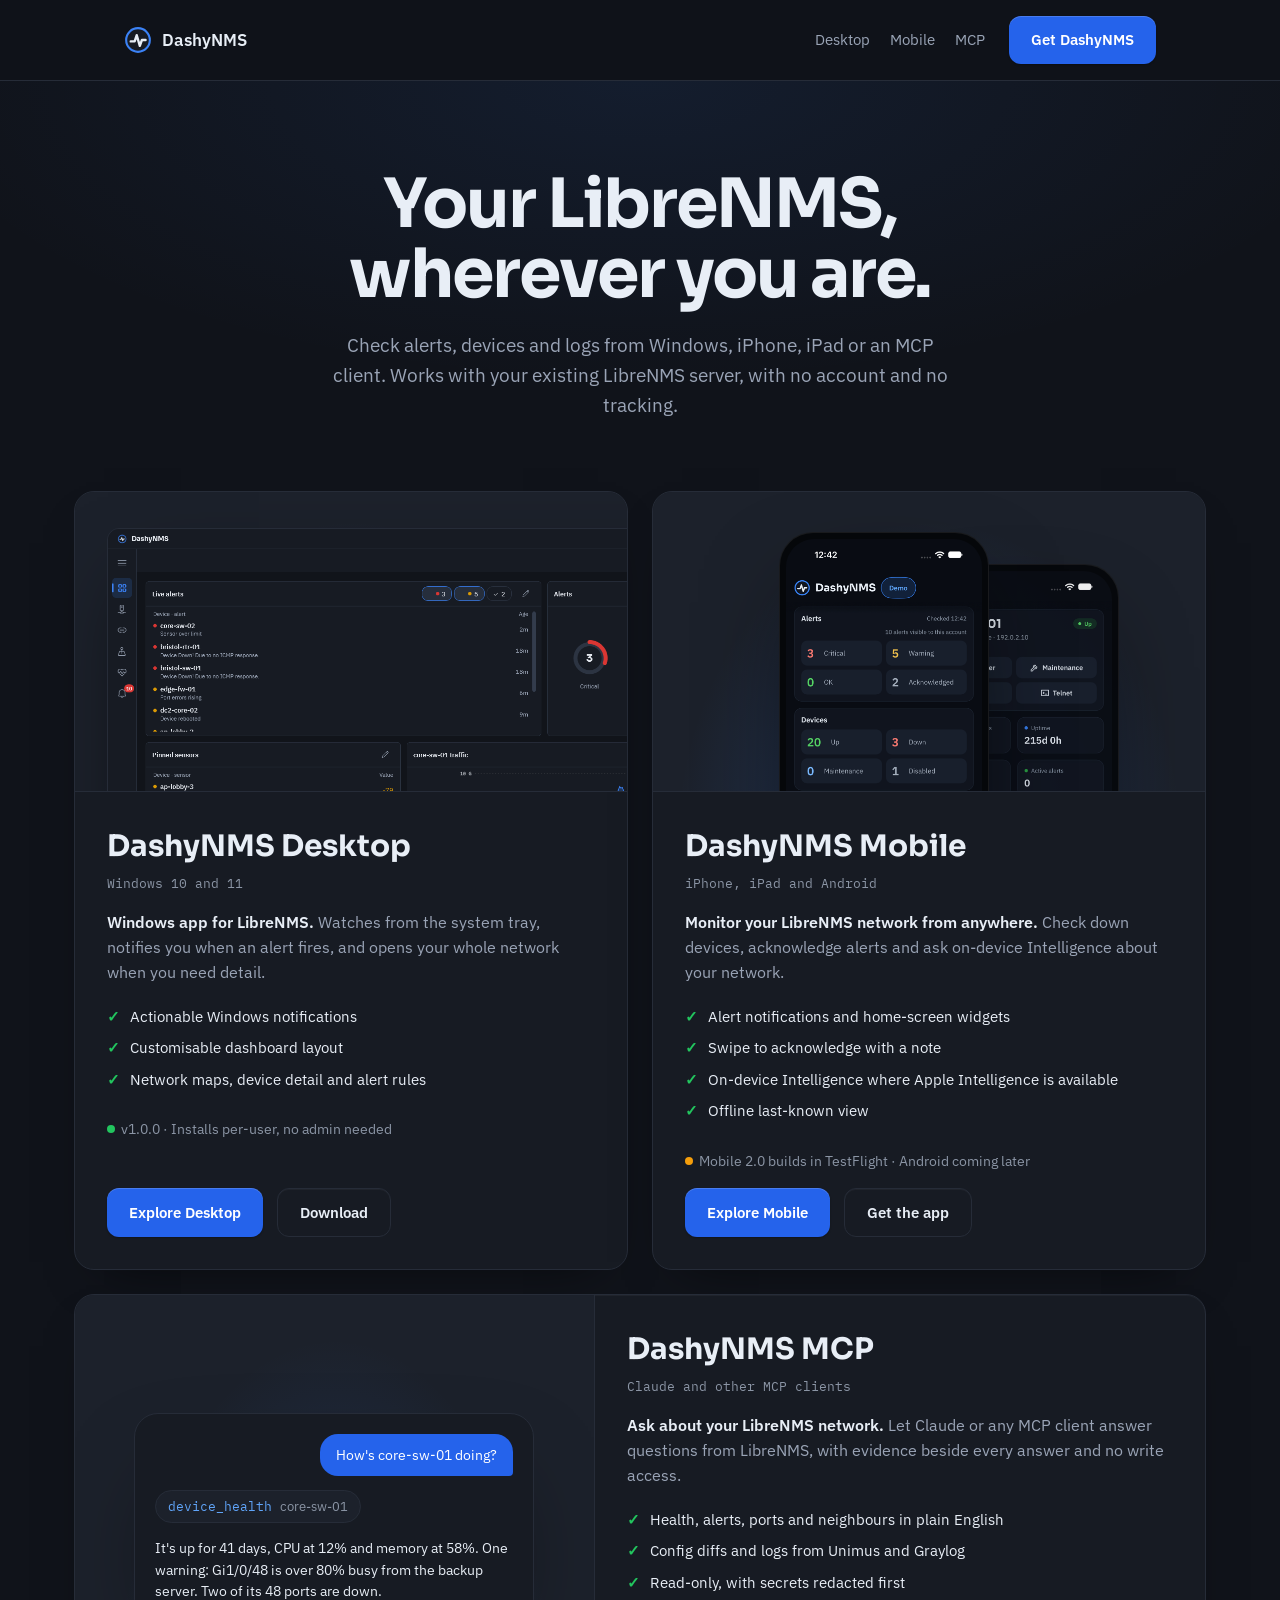
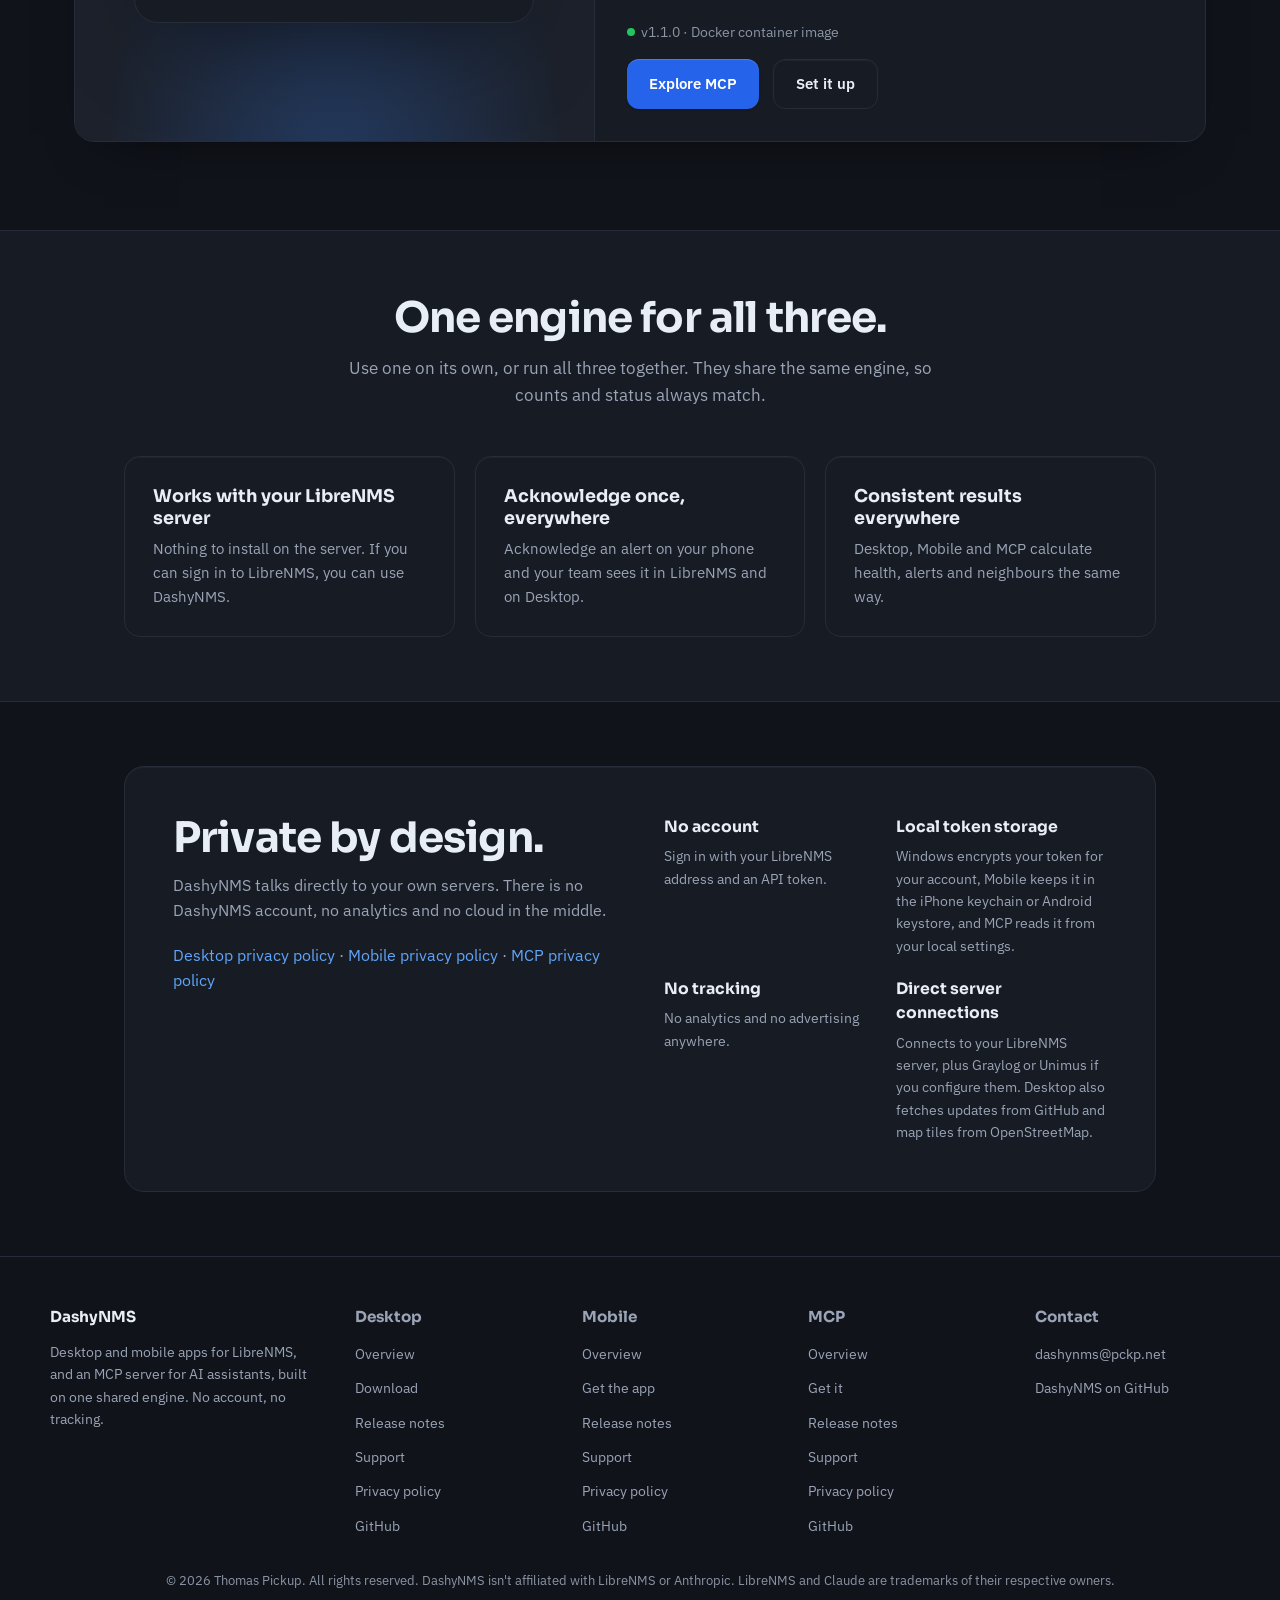
<file: index.html>
<!DOCTYPE html>
<html lang="en">
<head>
  <meta charset="UTF-8">
  <meta name="viewport" content="width=device-width, initial-scale=1.0">
  <title>DashyNMS: Your LibreNMS, wherever you are</title>
  <meta name="description" content="Check LibreNMS alerts, devices and logs from Windows, iPhone, iPad or an MCP client. Works with your existing server, with no account and no tracking.">
  <link rel="canonical" href="https://dashynms.pckp.net/">

  <meta property="og:title" content="DashyNMS: Your LibreNMS, wherever you are">
  <meta property="og:description" content="Check LibreNMS alerts, devices and logs from Windows, iPhone, iPad or an MCP client. Works with your existing server, with no account and no tracking.">
  <meta property="og:type" content="website">
  <meta property="og:url" content="https://dashynms.pckp.net/">
  <meta property="og:image" content="https://dashynms.pckp.net/assets/img/favicon.svg">

  <link rel="icon" type="image/svg+xml" href="/assets/img/favicon.svg">
  <link rel="stylesheet" href="/assets/css/style.css">
</head>
<body>
  <a class="skip-link" href="#top">Skip to content</a>
  <header>
    <div class="nav wrap">
      <a class="brand" href="/">
        <img src="/assets/img/favicon.svg" alt="">
        DashyNMS
      </a>
      <div class="nav-right">
        <nav class="nav-links" aria-label="Main">
          <a href="/desktop/">Desktop</a>
          <a href="/mobile/">Mobile</a>
          <a href="/mcp/">MCP</a>
        </nav>
        <a class="btn btn-primary" href="#apps">Get DashyNMS</a>
      </div>
    </div>
  </header>
  <main id="top" tabindex="-1">
    <section class="home-hero">
      <h1>Your LibreNMS, wherever you are.</h1>
      <p class="lead">Check alerts, devices and logs from Windows, iPhone, iPad or an MCP client. Works with your existing LibreNMS server, with no account and no tracking.</p>
    </section>

    <div id="apps" class="app-cards">
      <article class="app-card">
        <div class="app-card-visual">
          <img class="desk-shot" src="/assets/img/desktop/dashboard.png" width="1920" height="1080" loading="eager" alt="The DashyNMS Desktop dashboard: live alerts, alert counts and device status">
        </div>
        <div class="app-card-body">
          <h2>DashyNMS Desktop</h2>
          <p class="platform">Windows 10 and 11</p>
          <p class="desc"><strong>Windows app for LibreNMS.</strong> Watches from the system tray, notifies you when an alert fires, and opens your whole network when you need detail.</p>
          <ul>
            <li>Actionable Windows notifications</li>
            <li>Customisable dashboard layout</li>
            <li>Network maps, device detail and alert rules</li>
          </ul>
          <p class="status"><span class="dot"></span><span data-release-version="DashyNMS/desktop">v1.0.0</span> &middot; Installs per-user, no admin needed</p>
          <div class="cta-row">
            <a class="btn btn-primary" href="/desktop/">Explore Desktop</a>
            <a class="btn btn-secondary" href="https://github.com/DashyNMS/desktop/releases/latest">Download</a>
          </div>
        </div>
      </article>

      <article class="app-card">
        <div class="app-card-visual">
          <div class="phone-frame phone-back"><img src="/assets/img/mobile/device-view.png?v=2" width="390" height="848" alt="DashyNMS Mobile Device View"></div>
          <div class="phone-frame phone-front"><img src="/assets/img/mobile/dashboard.png?v=2" width="390" height="848" alt="DashyNMS Mobile dashboard"></div>
        </div>
        <div class="app-card-body">
          <h2>DashyNMS Mobile</h2>
          <p class="platform">iPhone, iPad and Android</p>
          <p class="desc"><strong>Monitor your LibreNMS network from anywhere.</strong> Check down devices, acknowledge alerts and ask on-device Intelligence about your network.</p>
          <ul>
            <li>Alert notifications and home-screen widgets</li>
            <li>Swipe to acknowledge with a note</li>
            <li>On-device Intelligence where Apple Intelligence is available</li>
            <li>Offline last-known view</li>
          </ul>
          <p class="status"><span class="dot beta"></span>Mobile 2.0 builds in TestFlight &middot; Android coming later</p>
          <div class="cta-row">
            <a class="btn btn-primary" href="/mobile/">Explore Mobile</a>
            <a class="btn btn-secondary" href="/mobile/#get">Get the app</a>
          </div>
        </div>
      </article>

      <article class="app-card wide">
        <div class="app-card-visual">
          <div class="chat-mock compact" role="img" aria-label="An example conversation: someone asks how the core switch is doing, and the assistant answers from LibreNMS">
            <div class="chat-bubble you">How's core-sw-01 doing?</div>
            <div class="chat-tool"><span>device_health</span> core-sw-01</div>
            <div class="chat-answer">
              <p>It's up for 41 days, CPU at 12% and memory at 58%. One warning: Gi1/0/48 is over 80% busy from the backup server. Two of its 48 ports are down.</p>
            </div>
          </div>
        </div>
        <div class="app-card-body">
          <h2>DashyNMS MCP</h2>
          <p class="platform">Claude and other MCP clients</p>
          <p class="desc"><strong>Ask about your LibreNMS network.</strong> Let Claude or any MCP client answer questions from LibreNMS, with evidence beside every answer and no write access.</p>
          <ul>
            <li>Health, alerts, ports and neighbours in plain English</li>
            <li>Config diffs and logs from Unimus and Graylog</li>
            <li>Read-only, with secrets redacted first</li>
          </ul>
          <p class="status"><span class="dot"></span><span data-release-version="DashyNMS/mcp">v1.1.0</span> &middot; Docker container image</p>
          <div class="cta-row">
            <a class="btn btn-primary" href="/mcp/">Explore MCP</a>
            <a class="btn btn-secondary" href="/mcp/support/">Set it up</a>
          </div>
        </div>
      </article>
    </div>

    <section class="section-alt">
      <div class="wrap">
        <h2>One engine for all three.</h2>
        <p class="lede">Use one on its own, or run all three together. They share the same engine, so counts and status always match.</p>
        <div class="shared-strip">
          <div class="feature"><h3>Works with your LibreNMS server</h3><p>Nothing to install on the server. If you can sign in to LibreNMS, you can use DashyNMS.</p></div>
          <div class="feature"><h3>Acknowledge once, everywhere</h3><p>Acknowledge an alert on your phone and your team sees it in LibreNMS and on Desktop.</p></div>
          <div class="feature"><h3>Consistent results everywhere</h3><p>Desktop, Mobile and MCP calculate health, alerts and neighbours the same way.</p></div>
        </div>
      </div>
    </section>

    <section id="privacy">
      <div class="wrap">
        <div class="privacy-panel">
          <div class="privacy-intro">
            <h2>Private by design.</h2>
            <p>DashyNMS talks directly to your own servers. There is no DashyNMS account, no analytics and no cloud in the middle.</p>
            <p><a href="/desktop/privacy/">Desktop privacy policy</a> &middot; <a href="/mobile/privacy/">Mobile privacy policy</a> &middot; <a href="/mcp/privacy/">MCP privacy policy</a></p>
          </div>
          <div class="privacy-grid">
            <div><h3>No account</h3><p>Sign in with your LibreNMS address and an API token.</p></div>
            <div><h3>Local token storage</h3><p>Windows encrypts your token for your account, Mobile keeps it in the iPhone keychain or Android keystore, and MCP reads it from your local settings.</p></div>
            <div><h3>No tracking</h3><p>No analytics and no advertising anywhere.</p></div>
            <div><h3>Direct server connections</h3><p>Connects to your LibreNMS server, plus Graylog or Unimus if you configure them. Desktop also fetches updates from GitHub and map tiles from OpenStreetMap.</p></div>
          </div>
        </div>
      </div>
    </section>
  </main>
  <footer>
    <div class="cols">
      <div>
        <h4><a href="/">DashyNMS</a></h4>
        <p>Desktop and mobile apps for LibreNMS, and an MCP server for AI assistants, built on one shared engine. No account, no tracking.</p>
      </div>
      <div>
        <h4>Desktop</h4>
        <ul>
          <li><a href="/desktop/">Overview</a></li>
          <li><a href="https://github.com/DashyNMS/desktop/releases/latest">Download</a></li>
          <li><a href="/desktop/releases/">Release notes</a></li>
          <li><a href="/desktop/support/">Support</a></li>
          <li><a href="/desktop/privacy/">Privacy policy</a></li>
          <li><a href="https://github.com/DashyNMS/desktop">GitHub</a></li>
        </ul>
      </div>
      <div>
        <h4>Mobile</h4>
        <ul>
          <li><a href="/mobile/">Overview</a></li>
          <li><a href="/mobile/#get">Get the app</a></li>
          <li><a href="/mobile/releases/">Release notes</a></li>
          <li><a href="/mobile/support/">Support</a></li>
          <li><a href="/mobile/privacy/">Privacy policy</a></li>
          <li><a href="https://github.com/DashyNMS/mobile">GitHub</a></li>
        </ul>
      </div>
      <div>
        <h4>MCP</h4>
        <ul>
          <li><a href="/mcp/">Overview</a></li>
          <li><a href="/mcp/#get">Get it</a></li>
          <li><a href="/mcp/releases/">Release notes</a></li>
          <li><a href="/mcp/support/">Support</a></li>
          <li><a href="/mcp/privacy/">Privacy policy</a></li>
          <li><a href="https://github.com/DashyNMS/mcp">GitHub</a></li>
        </ul>
      </div>
      <div>
        <h4>Contact</h4>
        <ul>
          <li><a href="mailto:dashynms@pckp.net">dashynms@pckp.net</a></li>
          <li><a href="https://github.com/DashyNMS">DashyNMS on GitHub</a></li>
        </ul>
      </div>
    </div>
    <p class="footer-disclaimer">© 2026 Thomas Pickup. All rights reserved. DashyNMS isn't affiliated with LibreNMS or Anthropic. LibreNMS and Claude are trademarks of their respective owners.</p>
  </footer>

  <script src="/assets/js/releases.js" defer></script>

  <script>
    // The desktop page used to live here: send its old section links on to /desktop/.
    if (/^#(how|features|devices|alerts|notifications|more|requirements|mobile|get)$/.test(location.hash)) {
      location.replace("/desktop/" + location.hash);
    }
  </script>
</body>
</html>
</file>
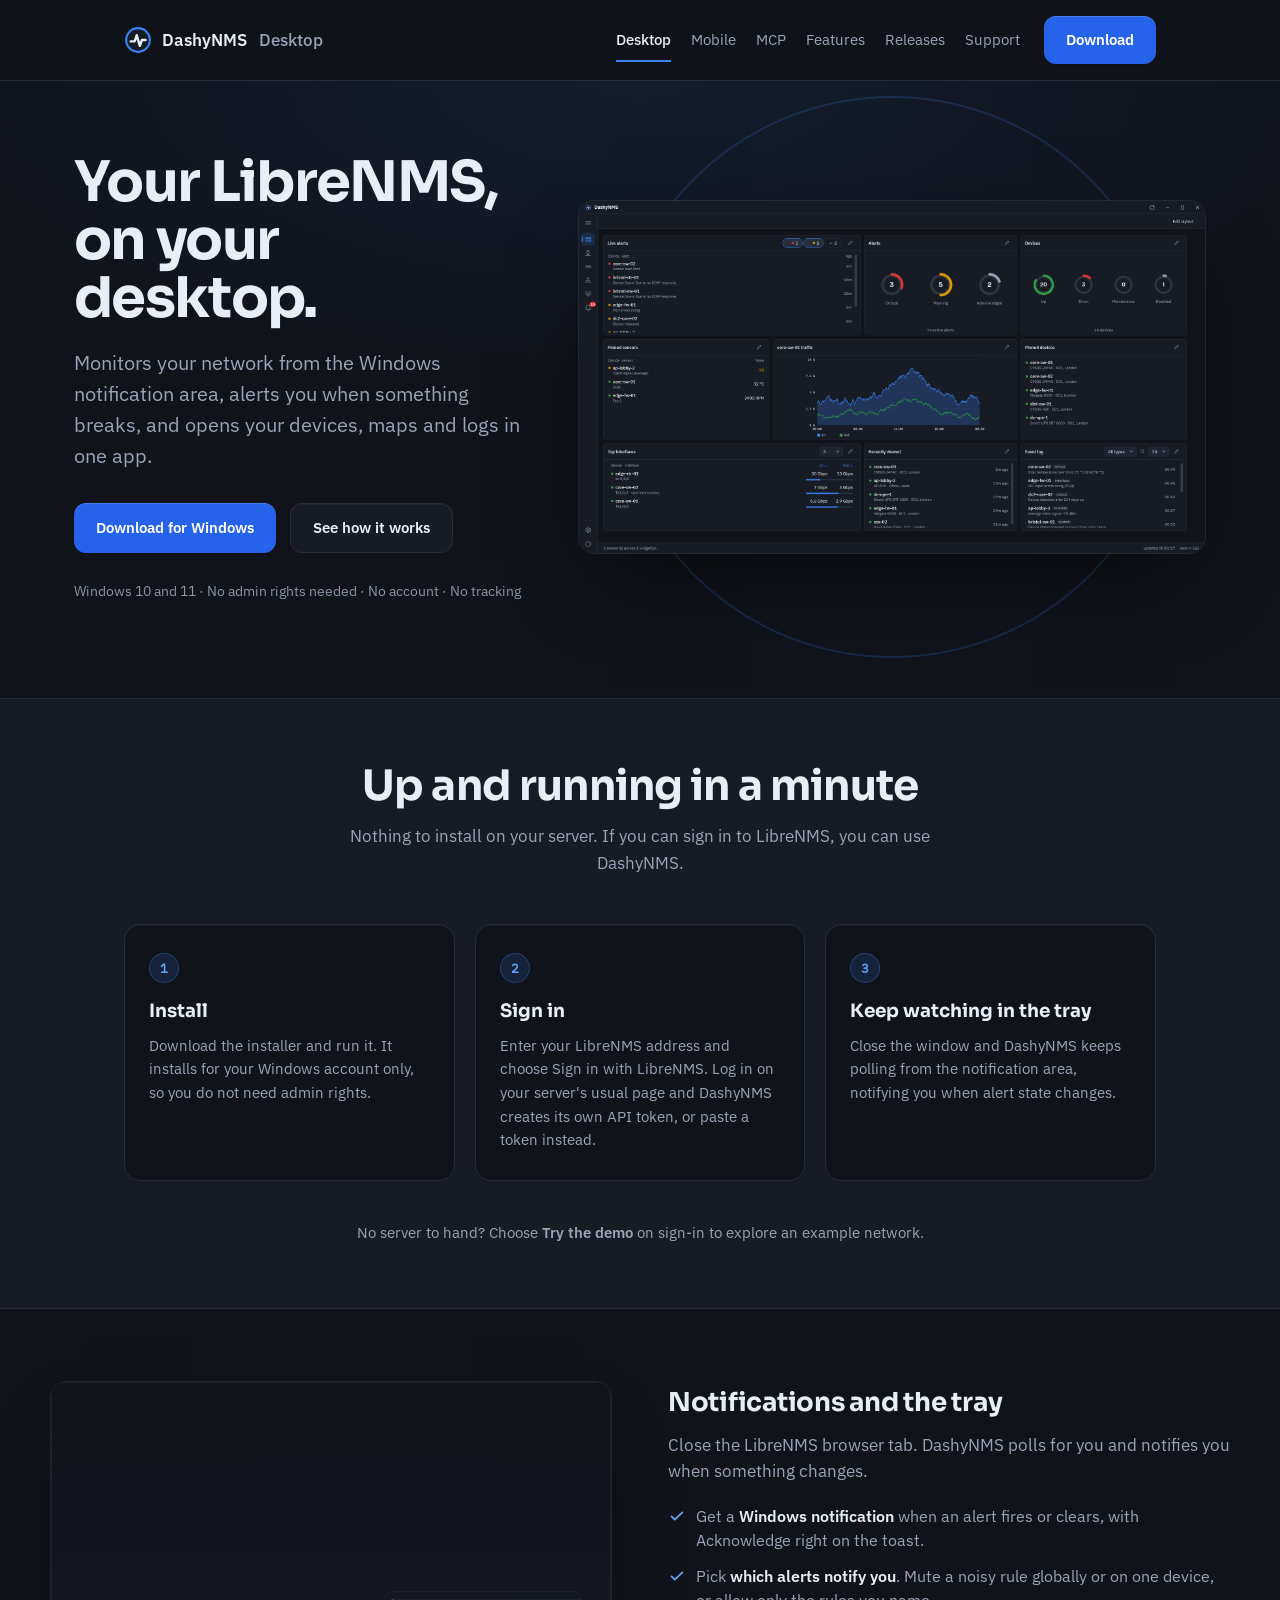
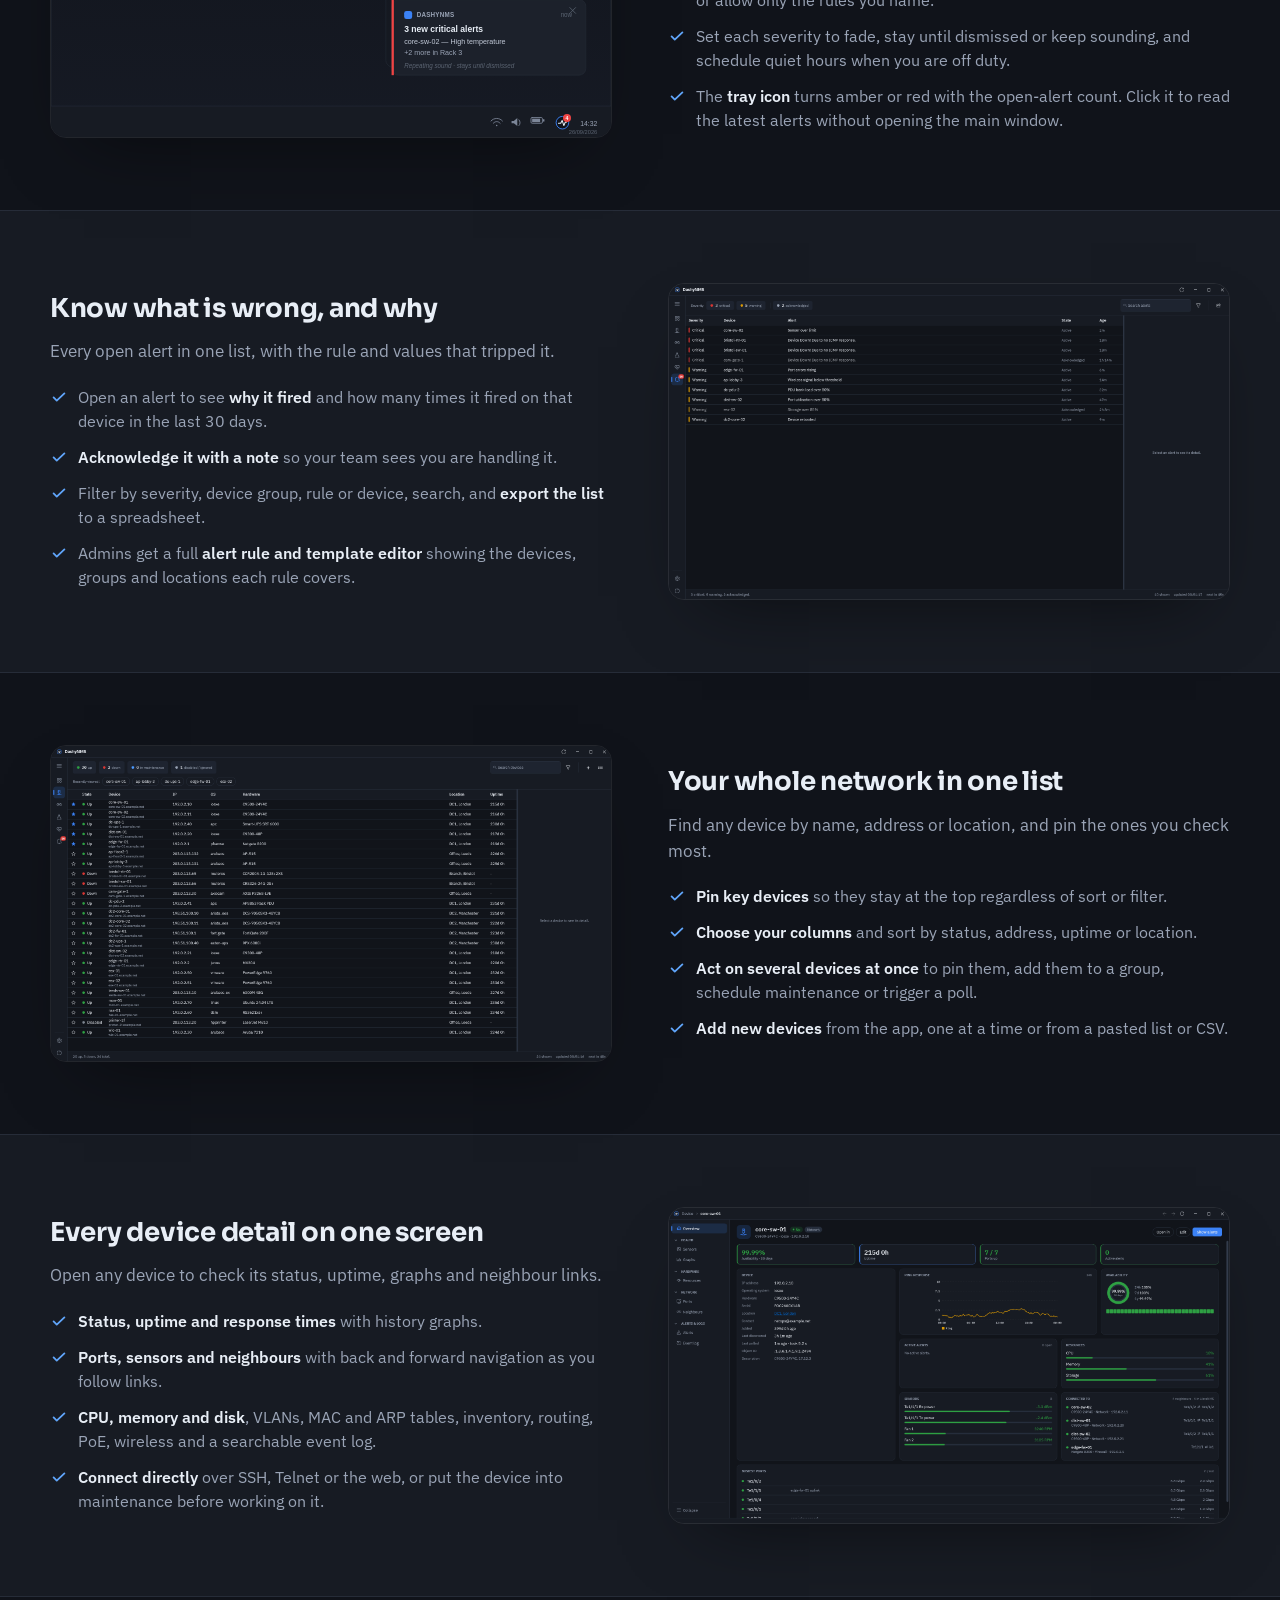
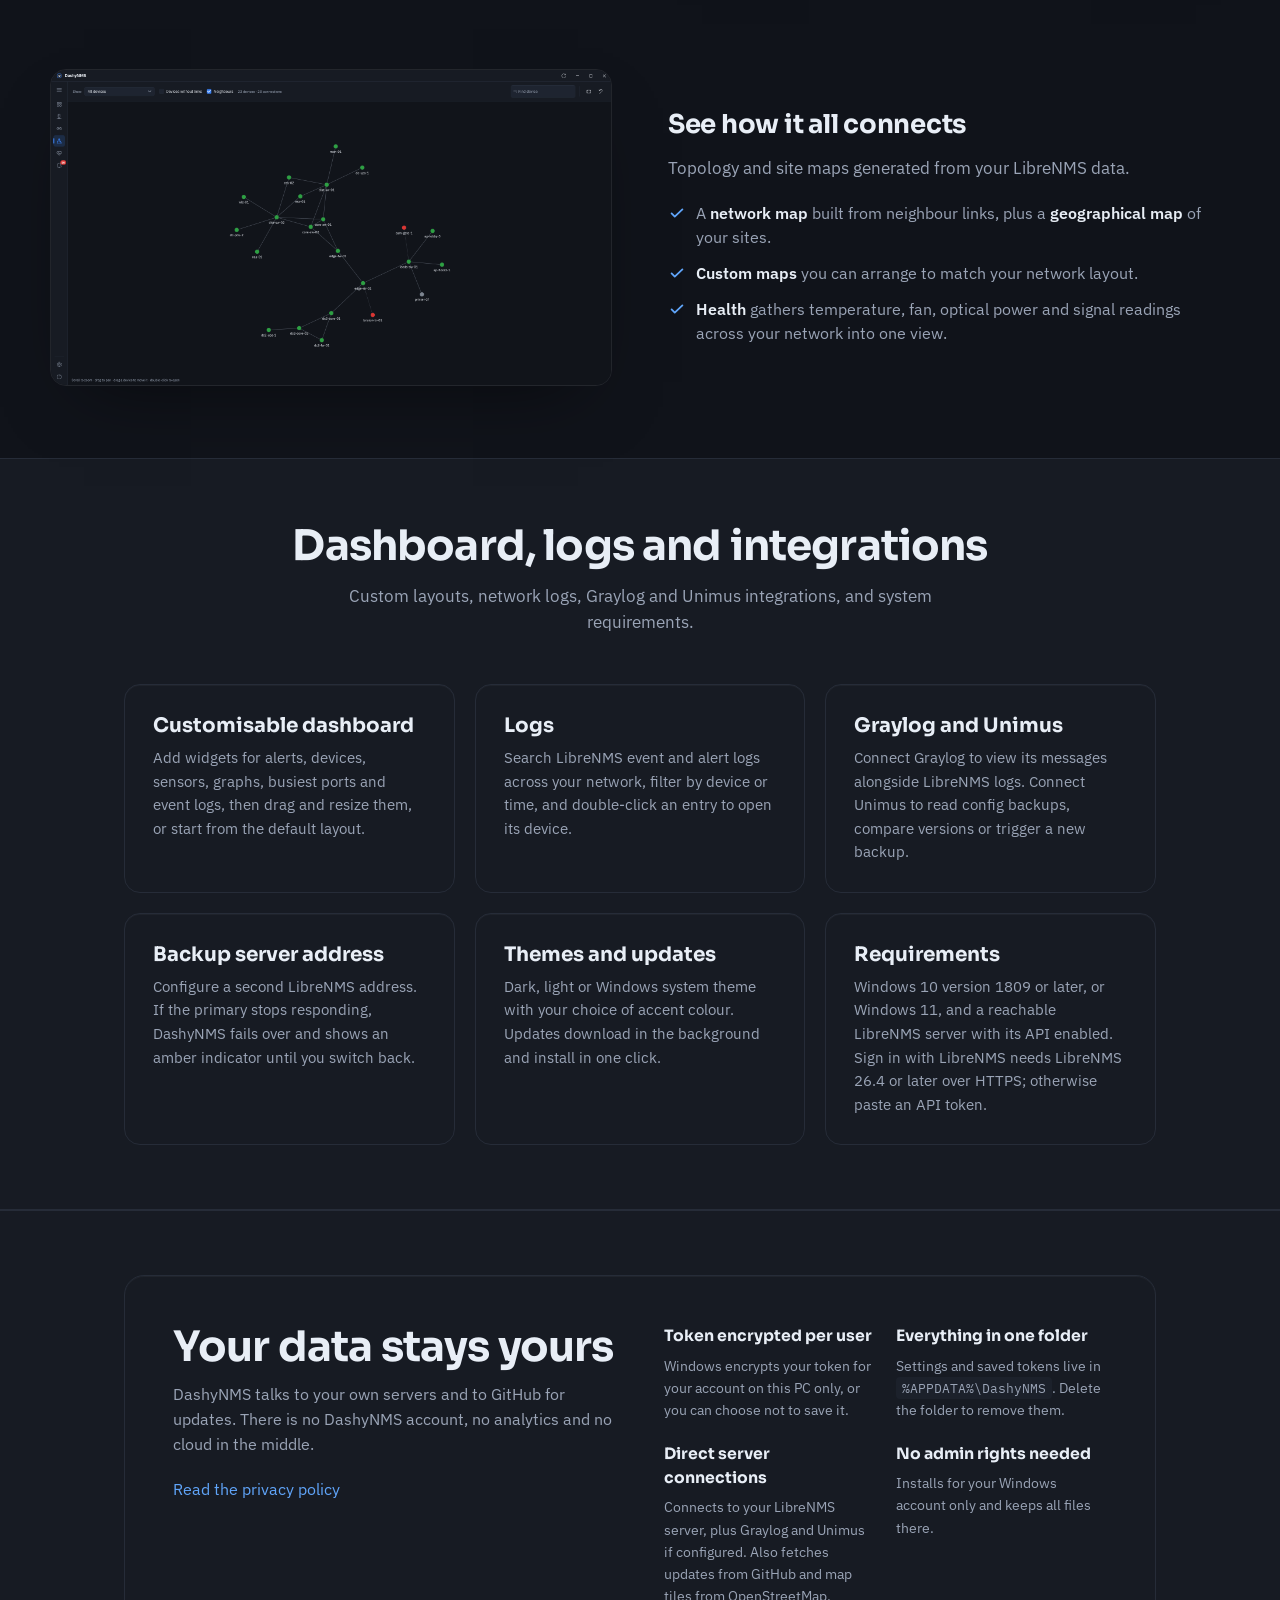
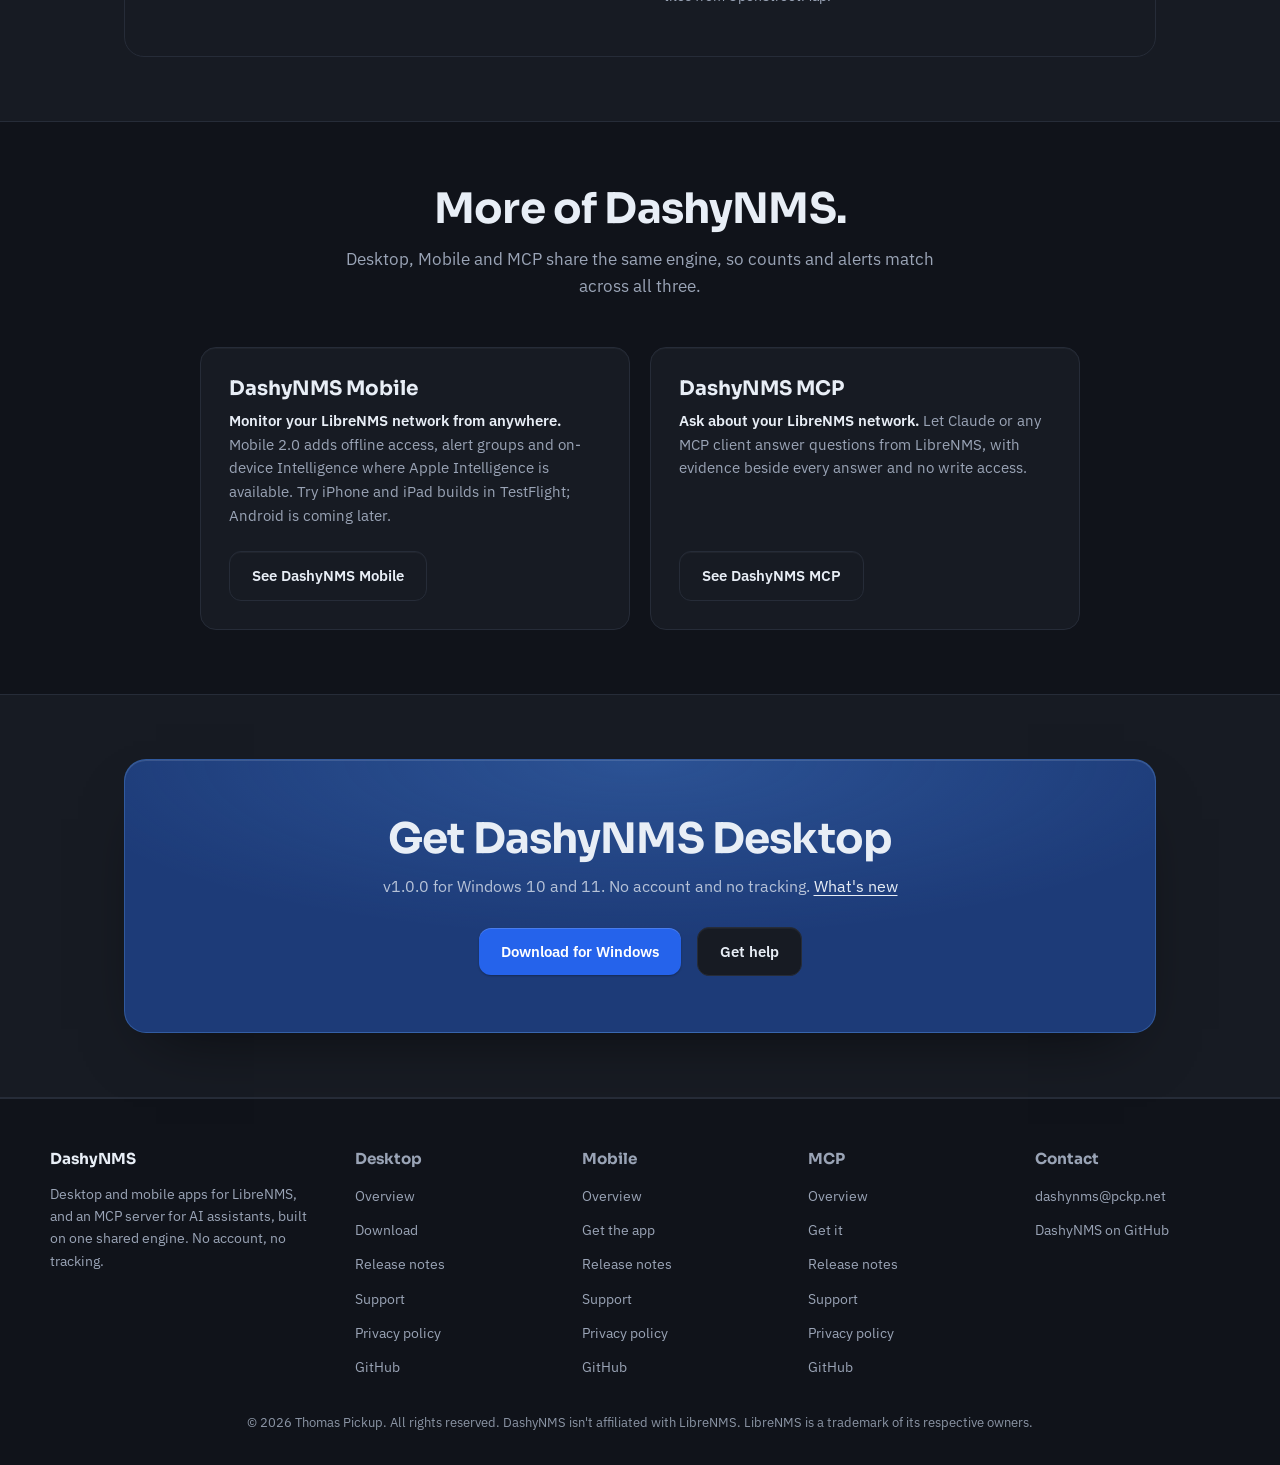
<file: desktop/index.html>
<!DOCTYPE html>
<html lang="en">
<head>
  <meta charset="UTF-8">
  <meta name="viewport" content="width=device-width, initial-scale=1.0">
  <title>DashyNMS Desktop: Your LibreNMS on Windows</title>
  <meta name="description" content="DashyNMS Desktop is a Windows app for LibreNMS. Watch alerts from the notification area and inspect devices, maps and logs in one app.">
  <link rel="canonical" href="https://dashynms.pckp.net/desktop/">

  <meta property="og:title" content="DashyNMS Desktop: Your LibreNMS on Windows">
  <meta property="og:description" content="DashyNMS Desktop is a Windows app for LibreNMS. Watch alerts from the notification area and inspect devices, maps and logs in one app.">
  <meta property="og:type" content="website">
  <meta property="og:url" content="https://dashynms.pckp.net/desktop/">
  <meta property="og:image" content="https://dashynms.pckp.net/assets/img/favicon.svg">

  <link rel="icon" type="image/svg+xml" href="/assets/img/favicon.svg">
  <link rel="stylesheet" href="/assets/css/style.css">
</head>
<body>
  <a class="skip-link" href="#top">Skip to content</a>
  <header>
    <div class="nav wrap">
      <a class="brand" href="/desktop/">
        <img src="/assets/img/favicon.svg" alt="">
        DashyNMS<span class="brand-suffix">Desktop</span>
      </a>
      <div class="nav-right">
        <nav class="nav-links" aria-label="Main">
          <a href="/desktop/" aria-current="page">Desktop</a>
          <a href="/mobile/">Mobile</a>
          <a href="/mcp/">MCP</a>
          <a class="nav-minor" href="#features">Features</a>
          <a href="/desktop/releases/">Releases</a>
          <a href="/desktop/support/">Support</a>
        </nav>
        <a class="btn btn-primary" href="#get">Download</a>
      </div>
    </div>
  </header>

  <main id="top" tabindex="-1">
    <section class="split-hero">
      <div class="split-hero-grid wide-visual">
        <div>
          <h1>Your LibreNMS, on your desktop.</h1>
          <p class="lead">Monitors your network from the Windows notification area, alerts you when something breaks, and opens your devices, maps and logs in one app.</p>
          <div class="cta-row">
            <a class="btn btn-primary" href="https://github.com/DashyNMS/desktop/releases/latest">Download for Windows</a>
            <a class="btn btn-secondary" href="#how">See how it works</a>
          </div>
          <p class="reassurance">Windows 10 and 11 &middot; No admin rights needed &middot; No account &middot; No tracking</p>
        </div>

        <div class="split-hero-visual">
          <svg class="hero-ring" viewBox="0 0 640 640" aria-hidden="true">
            <circle cx="320" cy="320" r="280" fill="none" stroke="#3b82f6" stroke-width="2"/>
          </svg>
          <div class="mockup-frame">
            <img src="/assets/img/desktop/dashboard.png" width="1920" height="1080" loading="eager"
                 alt="The DashyNMS dashboard: live alerts, alert and device counts, pinned sensors, a traffic graph, pinned and recently viewed devices, top interfaces and the event log">
          </div>
        </div>
      </div>
    </section>

    <section id="how" class="section-alt">
      <div class="wrap">
        <h2>Up and running in a minute</h2>
        <p class="lede">Nothing to install on your server. If you can sign in to LibreNMS, you can use DashyNMS.</p>
        <div class="steps">
          <div class="step">
            <h3>Install</h3>
            <p>Download the installer and run it. It installs for your Windows account only, so you do not need admin rights.</p>
          </div>
          <div class="step">
            <h3>Sign in</h3>
            <p>Enter your LibreNMS address and choose Sign in with LibreNMS. Log in on your server's usual page and DashyNMS creates its own API token, or paste a token instead.</p>
          </div>
          <div class="step">
            <h3>Keep watching in the tray</h3>
            <p>Close the window and DashyNMS keeps polling from the notification area, notifying you when alert state changes.</p>
          </div>
        </div>
        <p class="lede" style="margin:40px auto 0; font-size:0.95rem;">No server to hand? Choose <strong>Try the demo</strong> on sign-in to explore an example network.</p>
      </div>
    </section>

    <section id="features" class="zig-section">
      <div class="zig">
        <div class="zig-media">
          <div class="mockup-frame">
            <img src="/assets/img/desktop/notifications.svg" width="980" height="620" loading="lazy"
                 alt="A Windows notification for a critical DashyNMS alert, and the tray icon showing how many alerts are open">
          </div>
        </div>
        <div class="zig-copy">
          <h2>Notifications and the tray</h2>
          <p>Close the LibreNMS browser tab. DashyNMS polls for you and notifies you when something changes.</p>
          <ul>
            <li><svg viewBox="0 0 20 20" fill="none" aria-hidden="true"><path d="M4 10.5l3.5 3.5L16 6" stroke="currentColor" stroke-width="2" stroke-linecap="round" stroke-linejoin="round"/></svg><span>Get a <strong>Windows notification</strong> when an alert fires or clears, with Acknowledge right on the toast.</span></li>
            <li><svg viewBox="0 0 20 20" fill="none" aria-hidden="true"><path d="M4 10.5l3.5 3.5L16 6" stroke="currentColor" stroke-width="2" stroke-linecap="round" stroke-linejoin="round"/></svg><span>Pick <strong>which alerts notify you</strong>. Mute a noisy rule globally or on one device, or allow only the rules you name.</span></li>
            <li><svg viewBox="0 0 20 20" fill="none" aria-hidden="true"><path d="M4 10.5l3.5 3.5L16 6" stroke="currentColor" stroke-width="2" stroke-linecap="round" stroke-linejoin="round"/></svg><span>Set each severity to fade, stay until dismissed or keep sounding, and schedule quiet hours when you are off duty.</span></li>
            <li><svg viewBox="0 0 20 20" fill="none" aria-hidden="true"><path d="M4 10.5l3.5 3.5L16 6" stroke="currentColor" stroke-width="2" stroke-linecap="round" stroke-linejoin="round"/></svg><span>The <strong>tray icon</strong> turns amber or red with the open-alert count. Click it to read the latest alerts without opening the main window.</span></li>
          </ul>
        </div>
      </div>
    </section>

    <section id="alerts" class="zig-section section-alt">
      <div class="zig reverse">
        <div class="zig-media">
          <div class="mockup-frame">
            <img src="/assets/img/desktop/alerts.png" width="1920" height="1080" loading="lazy"
                 alt="Alerts: every open alert with its severity, device, rule, state and age">
          </div>
        </div>
        <div class="zig-copy">
          <h2>Know what is wrong, and why</h2>
          <p>Every open alert in one list, with the rule and values that tripped it.</p>
          <ul>
            <li><svg viewBox="0 0 20 20" fill="none" aria-hidden="true"><path d="M4 10.5l3.5 3.5L16 6" stroke="currentColor" stroke-width="2" stroke-linecap="round" stroke-linejoin="round"/></svg><span>Open an alert to see <strong>why it fired</strong> and how many times it fired on that device in the last 30 days.</span></li>
            <li><svg viewBox="0 0 20 20" fill="none" aria-hidden="true"><path d="M4 10.5l3.5 3.5L16 6" stroke="currentColor" stroke-width="2" stroke-linecap="round" stroke-linejoin="round"/></svg><span><strong>Acknowledge it with a note</strong> so your team sees you are handling it.</span></li>
            <li><svg viewBox="0 0 20 20" fill="none" aria-hidden="true"><path d="M4 10.5l3.5 3.5L16 6" stroke="currentColor" stroke-width="2" stroke-linecap="round" stroke-linejoin="round"/></svg><span>Filter by severity, device group, rule or device, search, and <strong>export the list</strong> to a spreadsheet.</span></li>
            <li><svg viewBox="0 0 20 20" fill="none" aria-hidden="true"><path d="M4 10.5l3.5 3.5L16 6" stroke="currentColor" stroke-width="2" stroke-linecap="round" stroke-linejoin="round"/></svg><span>Admins get a full <strong>alert rule and template editor</strong> showing the devices, groups and locations each rule covers.</span></li>
          </ul>
        </div>
      </div>
    </section>

    <section id="devices" class="zig-section">
      <div class="zig">
        <div class="zig-media">
          <div class="mockup-frame">
            <img src="/assets/img/desktop/devices.png" width="1920" height="1080" loading="lazy"
                 alt="Devices: the whole network in one list, with pinned devices at the top">
          </div>
        </div>
        <div class="zig-copy">
          <h2>Your whole network in one list</h2>
          <p>Find any device by name, address or location, and pin the ones you check most.</p>
          <ul>
            <li><svg viewBox="0 0 20 20" fill="none" aria-hidden="true"><path d="M4 10.5l3.5 3.5L16 6" stroke="currentColor" stroke-width="2" stroke-linecap="round" stroke-linejoin="round"/></svg><span><strong>Pin key devices</strong> so they stay at the top regardless of sort or filter.</span></li>
            <li><svg viewBox="0 0 20 20" fill="none" aria-hidden="true"><path d="M4 10.5l3.5 3.5L16 6" stroke="currentColor" stroke-width="2" stroke-linecap="round" stroke-linejoin="round"/></svg><span><strong>Choose your columns</strong> and sort by status, address, uptime or location.</span></li>
            <li><svg viewBox="0 0 20 20" fill="none" aria-hidden="true"><path d="M4 10.5l3.5 3.5L16 6" stroke="currentColor" stroke-width="2" stroke-linecap="round" stroke-linejoin="round"/></svg><span><strong>Act on several devices at once</strong> to pin them, add them to a group, schedule maintenance or trigger a poll.</span></li>
            <li><svg viewBox="0 0 20 20" fill="none" aria-hidden="true"><path d="M4 10.5l3.5 3.5L16 6" stroke="currentColor" stroke-width="2" stroke-linecap="round" stroke-linejoin="round"/></svg><span><strong>Add new devices</strong> from the app, one at a time or from a pasted list or CSV.</span></li>
          </ul>
        </div>
      </div>
    </section>

    <section id="device-view" class="zig-section section-alt">
      <div class="zig reverse">
        <div class="zig-media">
          <div class="mockup-frame">
            <img src="/assets/img/desktop/device-overview.png" width="1920" height="1080" loading="lazy"
                 alt="A device's overview: availability, uptime, ping graph, resources, sensors, neighbours and busiest ports">
          </div>
        </div>
        <div class="zig-copy">
          <h2>Every device detail on one screen</h2>
          <p>Open any device to check its status, uptime, graphs and neighbour links.</p>
          <ul>
            <li><svg viewBox="0 0 20 20" fill="none" aria-hidden="true"><path d="M4 10.5l3.5 3.5L16 6" stroke="currentColor" stroke-width="2" stroke-linecap="round" stroke-linejoin="round"/></svg><span><strong>Status, uptime and response times</strong> with history graphs.</span></li>
            <li><svg viewBox="0 0 20 20" fill="none" aria-hidden="true"><path d="M4 10.5l3.5 3.5L16 6" stroke="currentColor" stroke-width="2" stroke-linecap="round" stroke-linejoin="round"/></svg><span><strong>Ports, sensors and neighbours</strong> with back and forward navigation as you follow links.</span></li>
            <li><svg viewBox="0 0 20 20" fill="none" aria-hidden="true"><path d="M4 10.5l3.5 3.5L16 6" stroke="currentColor" stroke-width="2" stroke-linecap="round" stroke-linejoin="round"/></svg><span><strong>CPU, memory and disk</strong>, VLANs, MAC and ARP tables, inventory, routing, PoE, wireless and a searchable event log.</span></li>
            <li><svg viewBox="0 0 20 20" fill="none" aria-hidden="true"><path d="M4 10.5l3.5 3.5L16 6" stroke="currentColor" stroke-width="2" stroke-linecap="round" stroke-linejoin="round"/></svg><span><strong>Connect directly</strong> over SSH, Telnet or the web, or put the device into maintenance before working on it.</span></li>
          </ul>
        </div>
      </div>
    </section>

    <section id="maps" class="zig-section">
      <div class="zig">
        <div class="zig-media">
          <div class="mockup-frame">
            <img src="/assets/img/desktop/network-map.png" width="1920" height="1080" loading="lazy"
                 alt="The network map, drawn from each device's neighbours">
          </div>
        </div>
        <div class="zig-copy">
          <h2>See how it all connects</h2>
          <p>Topology and site maps generated from your LibreNMS data.</p>
          <ul>
            <li><svg viewBox="0 0 20 20" fill="none" aria-hidden="true"><path d="M4 10.5l3.5 3.5L16 6" stroke="currentColor" stroke-width="2" stroke-linecap="round" stroke-linejoin="round"/></svg><span>A <strong>network map</strong> built from neighbour links, plus a <strong>geographical map</strong> of your sites.</span></li>
            <li><svg viewBox="0 0 20 20" fill="none" aria-hidden="true"><path d="M4 10.5l3.5 3.5L16 6" stroke="currentColor" stroke-width="2" stroke-linecap="round" stroke-linejoin="round"/></svg><span><strong>Custom maps</strong> you can arrange to match your network layout.</span></li>
            <li><svg viewBox="0 0 20 20" fill="none" aria-hidden="true"><path d="M4 10.5l3.5 3.5L16 6" stroke="currentColor" stroke-width="2" stroke-linecap="round" stroke-linejoin="round"/></svg><span><strong>Health</strong> gathers temperature, fan, optical power and signal readings across your network into one view.</span></li>
          </ul>
        </div>
      </div>
    </section>

    <section id="more" class="section-alt">
      <div class="wrap">
        <h2>Dashboard, logs and integrations</h2>
        <p class="lede">Custom layouts, network logs, Graylog and Unimus integrations, and system requirements.</p>
        <div class="features">
          <div class="feature">
            <h3>Customisable dashboard</h3>
            <p>Add widgets for alerts, devices, sensors, graphs, busiest ports and event logs, then drag and resize them, or start from the default layout.</p>
          </div>
          <div class="feature">
            <h3>Logs</h3>
            <p>Search LibreNMS event and alert logs across your network, filter by device or time, and double-click an entry to open its device.</p>
          </div>
          <div class="feature">
            <h3>Graylog and Unimus</h3>
            <p>Connect Graylog to view its messages alongside LibreNMS logs. Connect Unimus to read config backups, compare versions or trigger a new backup.</p>
          </div>
          <div class="feature">
            <h3>Backup server address</h3>
            <p>Configure a second LibreNMS address. If the primary stops responding, DashyNMS fails over and shows an amber indicator until you switch back.</p>
          </div>
          <div class="feature">
            <h3>Themes and updates</h3>
            <p>Dark, light or Windows system theme with your choice of accent colour. Updates download in the background and install in one click.</p>
          </div>
          <div class="feature" id="requirements">
            <h3>Requirements</h3>
            <p>Windows 10 version 1809 or later, or Windows 11, and a reachable LibreNMS server with its API enabled. Sign in with LibreNMS needs LibreNMS 26.4 or later over HTTPS; otherwise paste an API token.</p>
          </div>
        </div>
      </div>
    </section>

    <section id="whats-new">
      <div class="wrap" style="max-width: var(--max-width-wide);">
        <div data-releases="DashyNMS/desktop" data-view="teaser" data-page="/desktop/releases/"></div>
      </div>
    </section>

    <section id="privacy" class="section-alt">
      <div class="wrap">
        <div class="privacy-panel">
          <div class="privacy-intro">
            <h2>Your data stays yours</h2>
            <p>DashyNMS talks to your own servers and to GitHub for updates. There is no DashyNMS account, no analytics and no cloud in the middle.</p>
            <p><a href="/desktop/privacy/">Read the privacy policy</a></p>
          </div>
          <div class="privacy-grid">
            <div>
              <h3>Token encrypted per user</h3>
              <p>Windows encrypts your token for your account on this PC only, or you can choose not to save it.</p>
            </div>
            <div>
              <h3>Everything in one folder</h3>
              <p>Settings and saved tokens live in <code>%APPDATA%\DashyNMS</code>. Delete the folder to remove them.</p>
            </div>
            <div>
              <h3>Direct server connections</h3>
              <p>Connects to your LibreNMS server, plus Graylog and Unimus if configured. Also fetches updates from GitHub and map tiles from OpenStreetMap.</p>
            </div>
            <div>
              <h3>No admin rights needed</h3>
              <p>Installs for your Windows account only and keeps all files there.</p>
            </div>
          </div>
        </div>
      </div>
    </section>

    <section id="more-dashynms">
      <div class="wrap">
        <h2>More of DashyNMS.</h2>
        <p class="lede">Desktop, Mobile and MCP share the same engine, so counts and alerts match across all three.</p>
        <div class="sibling-cards">
          <div class="feature" id="mobile">
            <h3>DashyNMS Mobile</h3>
            <p><strong>Monitor your LibreNMS network from anywhere.</strong> Mobile 2.0 adds offline access, alert groups and on-device Intelligence where Apple Intelligence is available. Try iPhone and iPad builds in TestFlight; Android is coming later.</p>
            <a class="btn btn-secondary" href="/mobile/">See DashyNMS Mobile</a>
          </div>
          <div class="feature" id="mcp">
            <h3>DashyNMS MCP</h3>
            <p><strong>Ask about your LibreNMS network.</strong> Let Claude or any MCP client answer questions from LibreNMS, with evidence beside every answer and no write access.</p>
            <a class="btn btn-secondary" href="/mcp/">See DashyNMS MCP</a>
          </div>
        </div>
      </div>
    </section>

    <section id="get" class="section-alt">
      <div class="wrap">
        <div class="cta-band">
          <h2>Get DashyNMS Desktop</h2>
          <p class="release-status"><span data-release-version="DashyNMS/desktop">v1.0.0</span> for Windows 10 and 11. No account and no tracking. <a href="/desktop/releases/">What's new</a></p>
          <div class="store-row">
            <a class="btn btn-primary" href="https://github.com/DashyNMS/desktop/releases/latest">Download for Windows</a>
            <a class="btn btn-secondary" href="/desktop/support/">Get help</a>
          </div>
        </div>
      </div>
    </section>
  </main>
  <footer>
    <div class="cols">
      <div>
        <h4><a href="/">DashyNMS</a></h4>
        <p>Desktop and mobile apps for LibreNMS, and an MCP server for AI assistants, built on one shared engine. No account, no tracking.</p>
      </div>
      <div>
        <h4>Desktop</h4>
        <ul>
          <li><a href="/desktop/">Overview</a></li>
          <li><a href="https://github.com/DashyNMS/desktop/releases/latest">Download</a></li>
          <li><a href="/desktop/releases/">Release notes</a></li>
          <li><a href="/desktop/support/">Support</a></li>
          <li><a href="/desktop/privacy/">Privacy policy</a></li>
          <li><a href="https://github.com/DashyNMS/desktop">GitHub</a></li>
        </ul>
      </div>
      <div>
        <h4>Mobile</h4>
        <ul>
          <li><a href="/mobile/">Overview</a></li>
          <li><a href="/mobile/#get">Get the app</a></li>
          <li><a href="/mobile/releases/">Release notes</a></li>
          <li><a href="/mobile/support/">Support</a></li>
          <li><a href="/mobile/privacy/">Privacy policy</a></li>
          <li><a href="https://github.com/DashyNMS/mobile">GitHub</a></li>
        </ul>
      </div>
      <div>
        <h4>MCP</h4>
        <ul>
          <li><a href="/mcp/">Overview</a></li>
          <li><a href="/mcp/#get">Get it</a></li>
          <li><a href="/mcp/releases/">Release notes</a></li>
          <li><a href="/mcp/support/">Support</a></li>
          <li><a href="/mcp/privacy/">Privacy policy</a></li>
          <li><a href="https://github.com/DashyNMS/mcp">GitHub</a></li>
        </ul>
      </div>
      <div>
        <h4>Contact</h4>
        <ul>
          <li><a href="mailto:dashynms@pckp.net">dashynms@pckp.net</a></li>
          <li><a href="https://github.com/DashyNMS">DashyNMS on GitHub</a></li>
        </ul>
      </div>
    </div>
    <p class="footer-disclaimer">© 2026 Thomas Pickup. All rights reserved. DashyNMS isn't affiliated with LibreNMS. LibreNMS is a trademark of its respective owners.</p>
  </footer>

  <script src="/assets/js/releases.js" defer></script>
</body>
</html>
</file>
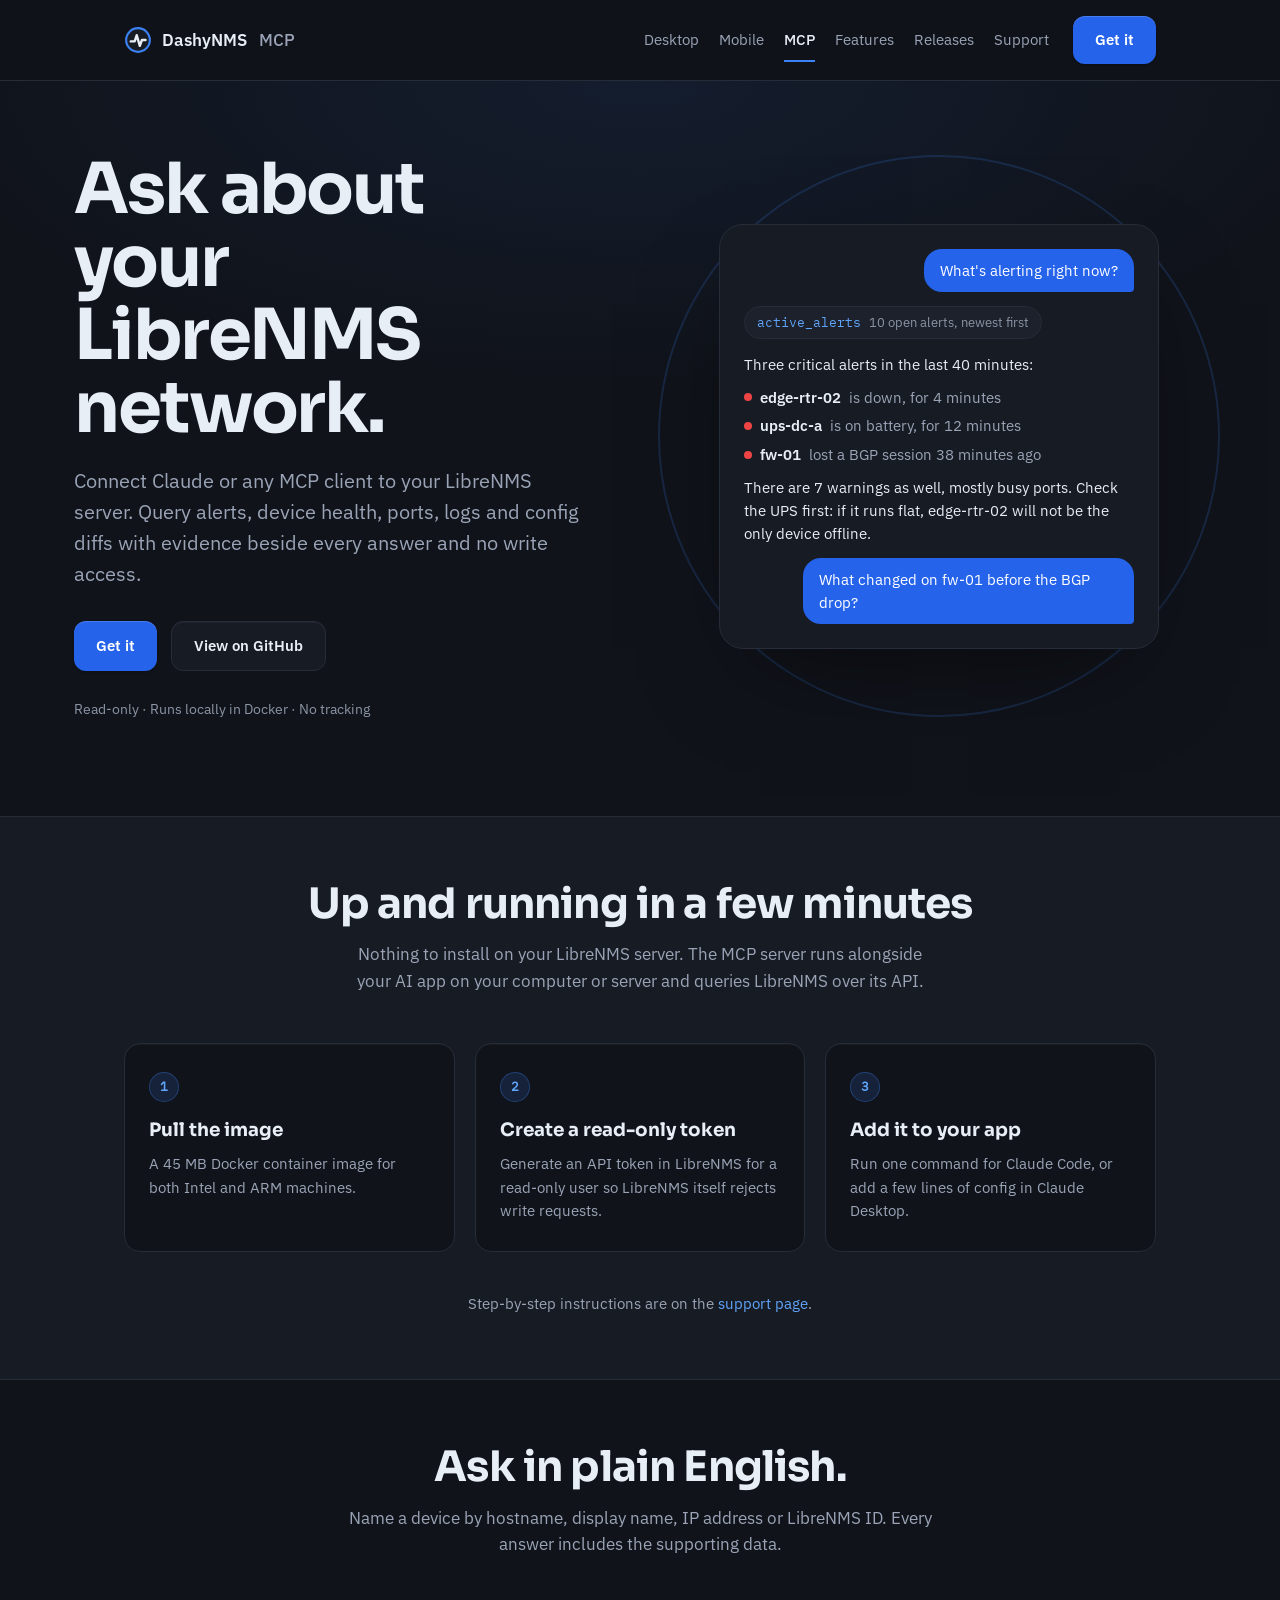
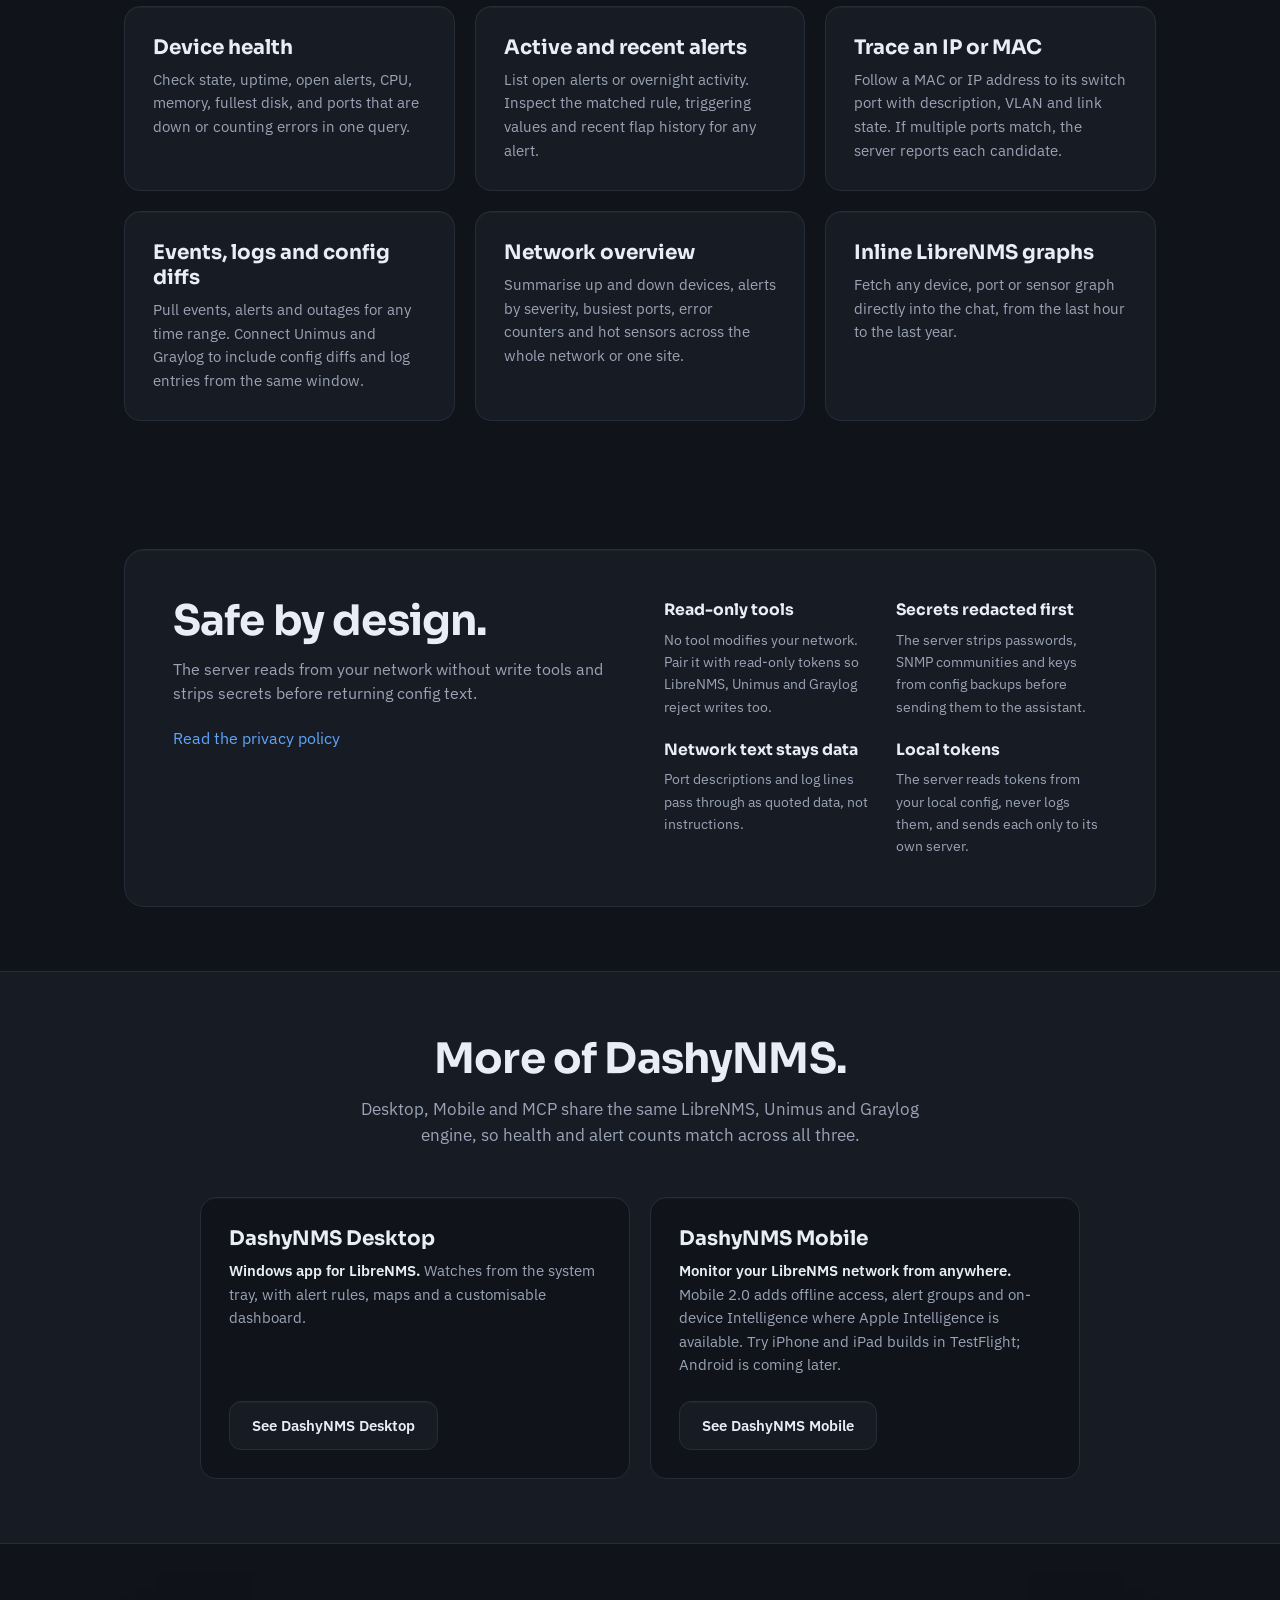
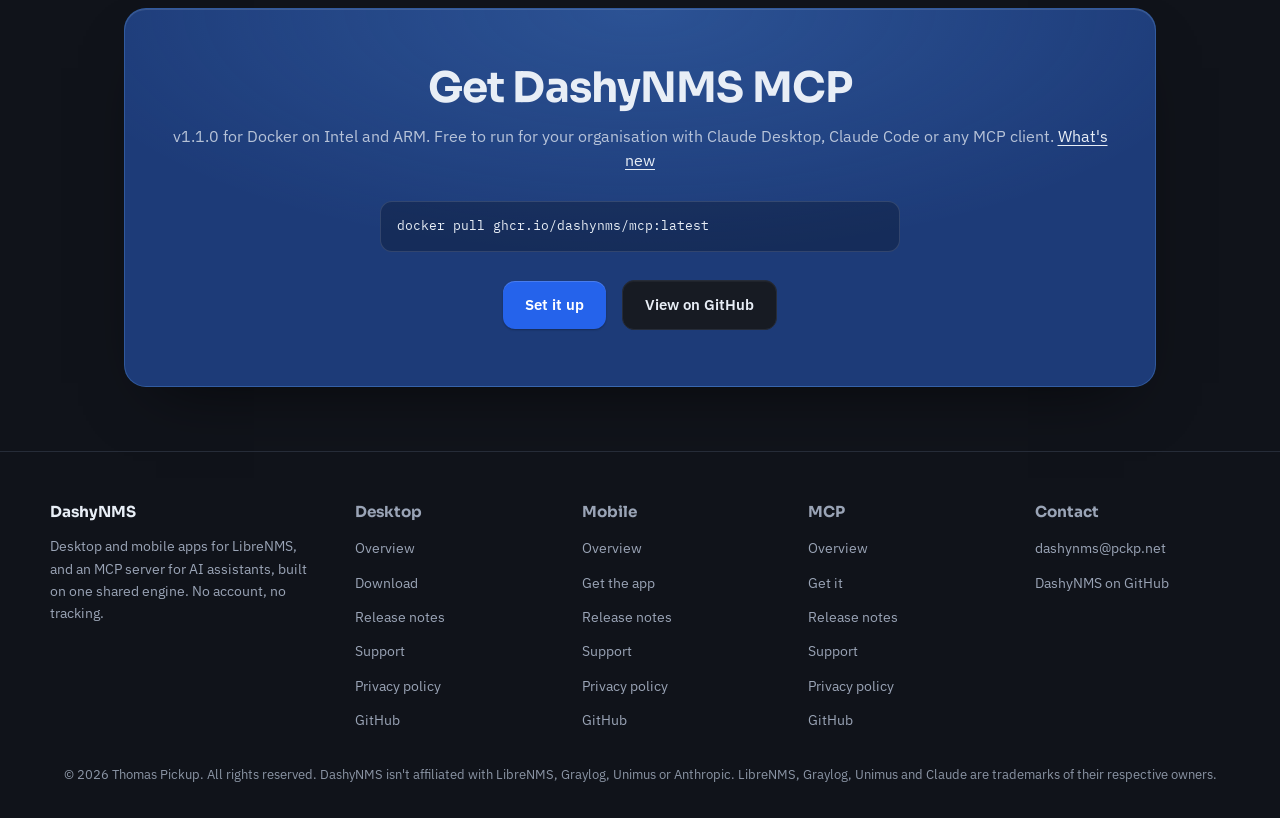
<file: mcp/index.html>
<!DOCTYPE html>
<html lang="en">
<head>
  <meta charset="UTF-8">
  <meta name="viewport" content="width=device-width, initial-scale=1.0">
  <title>DashyNMS MCP: Ask about your LibreNMS network</title>
  <meta name="description" content="Connect Claude or any MCP client to your LibreNMS server for read-only answers with evidence beside every response.">
  <link rel="canonical" href="https://dashynms.pckp.net/mcp/">

  <meta property="og:title" content="DashyNMS MCP: Ask about your LibreNMS network">
  <meta property="og:description" content="Connect Claude or any MCP client to your LibreNMS server for read-only answers with evidence beside every response.">
  <meta property="og:type" content="website">
  <meta property="og:url" content="https://dashynms.pckp.net/mcp/">
  <meta property="og:image" content="https://dashynms.pckp.net/assets/img/favicon.svg">

  <link rel="icon" type="image/svg+xml" href="/assets/img/favicon.svg">
  <link rel="stylesheet" href="/assets/css/style.css">
</head>
<body>
  <a class="skip-link" href="#top">Skip to content</a>

  <header>
    <div class="nav wrap">
      <a class="brand" href="/mcp/">
        <img src="/assets/img/favicon.svg" alt="">
        DashyNMS<span class="brand-suffix">MCP</span>
      </a>
      <div class="nav-right">
        <nav class="nav-links" aria-label="Main">
          <a href="/desktop/">Desktop</a>
          <a href="/mobile/">Mobile</a>
          <a href="/mcp/" aria-current="page">MCP</a>
          <a class="nav-minor" href="#features">Features</a>
          <a href="/mcp/releases/">Releases</a>
          <a href="/mcp/support/">Support</a>
        </nav>
        <a class="btn btn-primary" href="#get">Get it</a>
      </div>
    </div>
  </header>

  <main id="top" tabindex="-1">
    <section class="split-hero">
      <div class="split-hero-grid">
        <div>
          <h1>Ask about your LibreNMS network.</h1>
          <p class="lead">Connect Claude or any MCP client to your LibreNMS server. Query alerts, device health, ports, logs and config diffs with evidence beside every answer and no write access.</p>
          <div class="cta-row">
            <a class="btn btn-primary" href="#get">Get it</a>
            <a class="btn btn-secondary" href="https://github.com/DashyNMS/mcp">View on GitHub</a>
          </div>
          <p class="reassurance">Read-only &middot; Runs locally in Docker &middot; No tracking</p>
        </div>

        <div class="split-hero-visual">
          <svg class="hero-ring" viewBox="0 0 640 640" aria-hidden="true">
            <circle cx="320" cy="320" r="280" fill="none" stroke="#3b82f6" stroke-width="2"/>
          </svg>
          <div class="chat-mock" role="img" aria-label="An example conversation: someone asks what is alerting right now, and the assistant uses DashyNMS to list three critical alerts and suggest where to start">
            <div class="chat-bubble you">What's alerting right now?</div>
            <div class="chat-tool"><span>active_alerts</span> 10 open alerts, newest first</div>
            <div class="chat-answer">
              <p>Three critical alerts in the last 40 minutes:</p>
              <ul>
                <li><span class="sev crit"></span><strong>edge-rtr-02</strong> is down, for 4 minutes</li>
                <li><span class="sev crit"></span><strong>ups-dc-a</strong> is on battery, for 12 minutes</li>
                <li><span class="sev crit"></span><strong>fw-01</strong> lost a BGP session 38 minutes ago</li>
              </ul>
              <p>There are 7 warnings as well, mostly busy ports. Check the UPS first: if it runs flat, edge-rtr-02 will not be the only device offline.</p>
            </div>
            <div class="chat-bubble you">What changed on fw-01 before the BGP drop?</div>
          </div>
        </div>
      </div>
    </section>

    <section id="how" class="section-alt">
      <div class="wrap">
        <h2>Up and running in a few minutes</h2>
        <p class="lede">Nothing to install on your LibreNMS server. The MCP server runs alongside your AI app on your computer or server and queries LibreNMS over its API.</p>
        <div class="steps">
          <div class="step">
            <h3>Pull the image</h3>
            <p>A 45&nbsp;MB Docker container image for both Intel and ARM machines.</p>
          </div>
          <div class="step">
            <h3>Create a read-only token</h3>
            <p>Generate an API token in LibreNMS for a read-only user so LibreNMS itself rejects write requests.</p>
          </div>
          <div class="step">
            <h3>Add it to your app</h3>
            <p>Run one command for Claude Code, or add a few lines of config in Claude Desktop.</p>
          </div>
        </div>
        <p class="lede" style="margin:40px auto 0; font-size:0.95rem;">Step-by-step instructions are on the <a href="/mcp/support/">support page</a>.</p>
      </div>
    </section>

    <section id="features">
      <div class="wrap">
        <h2>Ask in plain English.</h2>
        <p class="lede">Name a device by hostname, display name, IP address or LibreNMS ID. Every answer includes the supporting data.</p>
        <div class="features">
          <div class="feature">
            <h3>Device health</h3>
            <p>Check state, uptime, open alerts, CPU, memory, fullest disk, and ports that are down or counting errors in one query.</p>
          </div>
          <div class="feature">
            <h3>Active and recent alerts</h3>
            <p>List open alerts or overnight activity. Inspect the matched rule, triggering values and recent flap history for any alert.</p>
          </div>
          <div class="feature">
            <h3>Trace an IP or MAC</h3>
            <p>Follow a MAC or IP address to its switch port with description, VLAN and link state. If multiple ports match, the server reports each candidate.</p>
          </div>
          <div class="feature">
            <h3>Events, logs and config diffs</h3>
            <p>Pull events, alerts and outages for any time range. Connect Unimus and Graylog to include config diffs and log entries from the same window.</p>
          </div>
          <div class="feature">
            <h3>Network overview</h3>
            <p>Summarise up and down devices, alerts by severity, busiest ports, error counters and hot sensors across the whole network or one site.</p>
          </div>
          <div class="feature">
            <h3>Inline LibreNMS graphs</h3>
            <p>Fetch any device, port or sensor graph directly into the chat, from the last hour to the last year.</p>
          </div>
        </div>
      </div>
    </section>

    <section id="whats-new" class="section-alt">
      <div class="wrap" style="max-width: var(--max-width-wide);">
        <div data-releases="DashyNMS/mcp" data-view="teaser" data-page="/mcp/releases/"></div>
      </div>
    </section>

    <section id="privacy">
      <div class="wrap">
        <div class="privacy-panel">
          <div class="privacy-intro">
            <h2>Safe by design.</h2>
            <p>The server reads from your network without write tools and strips secrets before returning config text.</p>
            <p><a href="/mcp/privacy/">Read the privacy policy</a></p>
          </div>
          <div class="privacy-grid">
            <div>
              <h3>Read-only tools</h3>
              <p>No tool modifies your network. Pair it with read-only tokens so LibreNMS, Unimus and Graylog reject writes too.</p>
            </div>
            <div>
              <h3>Secrets redacted first</h3>
              <p>The server strips passwords, SNMP communities and keys from config backups before sending them to the assistant.</p>
            </div>
            <div>
              <h3>Network text stays data</h3>
              <p>Port descriptions and log lines pass through as quoted data, not instructions.</p>
            </div>
            <div>
              <h3>Local tokens</h3>
              <p>The server reads tokens from your local config, never logs them, and sends each only to its own server.</p>
            </div>
          </div>
        </div>
      </div>
    </section>

    <section id="apps" class="section-alt">
      <div class="wrap">
        <h2>More of DashyNMS.</h2>
        <p class="lede">Desktop, Mobile and MCP share the same LibreNMS, Unimus and Graylog engine, so health and alert counts match across all three.</p>
        <div class="sibling-cards">
          <div class="feature" id="desktop">
            <h3>DashyNMS Desktop</h3>
            <p><strong>Windows app for LibreNMS.</strong> Watches from the system tray, with alert rules, maps and a customisable dashboard.</p>
            <a class="btn btn-secondary" href="/desktop/">See DashyNMS Desktop</a>
          </div>
          <div class="feature" id="mobile">
            <h3>DashyNMS Mobile</h3>
            <p><strong>Monitor your LibreNMS network from anywhere.</strong> Mobile 2.0 adds offline access, alert groups and on-device Intelligence where Apple Intelligence is available. Try iPhone and iPad builds in TestFlight; Android is coming later.</p>
            <a class="btn btn-secondary" href="/mobile/">See DashyNMS Mobile</a>
          </div>
        </div>
      </div>
    </section>

    <section id="get">
      <div class="wrap">
        <div class="cta-band">
          <h2>Get DashyNMS MCP</h2>
          <p class="release-status"><span data-release-version="DashyNMS/mcp">v1.1.0</span> for Docker on Intel and ARM. Free to run for your organisation with Claude Desktop, Claude Code or any MCP client. <a href="/mcp/releases/">What's new</a></p>
          <pre class="cta-code"><code>docker pull ghcr.io/dashynms/mcp:latest</code></pre>
          <div class="store-row">
            <a class="btn btn-primary" href="/mcp/support/">Set it up</a>
            <a class="btn btn-secondary" href="https://github.com/DashyNMS/mcp">View on GitHub</a>
          </div>
        </div>
      </div>
    </section>
  </main>

  <footer>
    <div class="cols">
      <div>
        <h4><a href="/">DashyNMS</a></h4>
        <p>Desktop and mobile apps for LibreNMS, and an MCP server for AI assistants, built on one shared engine. No account, no tracking.</p>
      </div>
      <div>
        <h4>Desktop</h4>
        <ul>
          <li><a href="/desktop/">Overview</a></li>
          <li><a href="https://github.com/DashyNMS/desktop/releases/latest">Download</a></li>
          <li><a href="/desktop/releases/">Release notes</a></li>
          <li><a href="/desktop/support/">Support</a></li>
          <li><a href="/desktop/privacy/">Privacy policy</a></li>
          <li><a href="https://github.com/DashyNMS/desktop">GitHub</a></li>
        </ul>
      </div>
      <div>
        <h4>Mobile</h4>
        <ul>
          <li><a href="/mobile/">Overview</a></li>
          <li><a href="/mobile/#get">Get the app</a></li>
          <li><a href="/mobile/releases/">Release notes</a></li>
          <li><a href="/mobile/support/">Support</a></li>
          <li><a href="/mobile/privacy/">Privacy policy</a></li>
          <li><a href="https://github.com/DashyNMS/mobile">GitHub</a></li>
        </ul>
      </div>
      <div>
        <h4>MCP</h4>
        <ul>
          <li><a href="/mcp/">Overview</a></li>
          <li><a href="/mcp/#get">Get it</a></li>
          <li><a href="/mcp/releases/">Release notes</a></li>
          <li><a href="/mcp/support/">Support</a></li>
          <li><a href="/mcp/privacy/">Privacy policy</a></li>
          <li><a href="https://github.com/DashyNMS/mcp">GitHub</a></li>
        </ul>
      </div>
      <div>
        <h4>Contact</h4>
        <ul>
          <li><a href="mailto:dashynms@pckp.net">dashynms@pckp.net</a></li>
          <li><a href="https://github.com/DashyNMS">DashyNMS on GitHub</a></li>
        </ul>
      </div>
    </div>
    <p class="footer-disclaimer">© 2026 Thomas Pickup. All rights reserved. DashyNMS isn't affiliated with LibreNMS, Graylog, Unimus or Anthropic. LibreNMS, Graylog, Unimus and Claude are trademarks of their respective owners.</p>
  </footer>

  <script src="/assets/js/releases.js" defer></script>

</body>
</html>
</file>
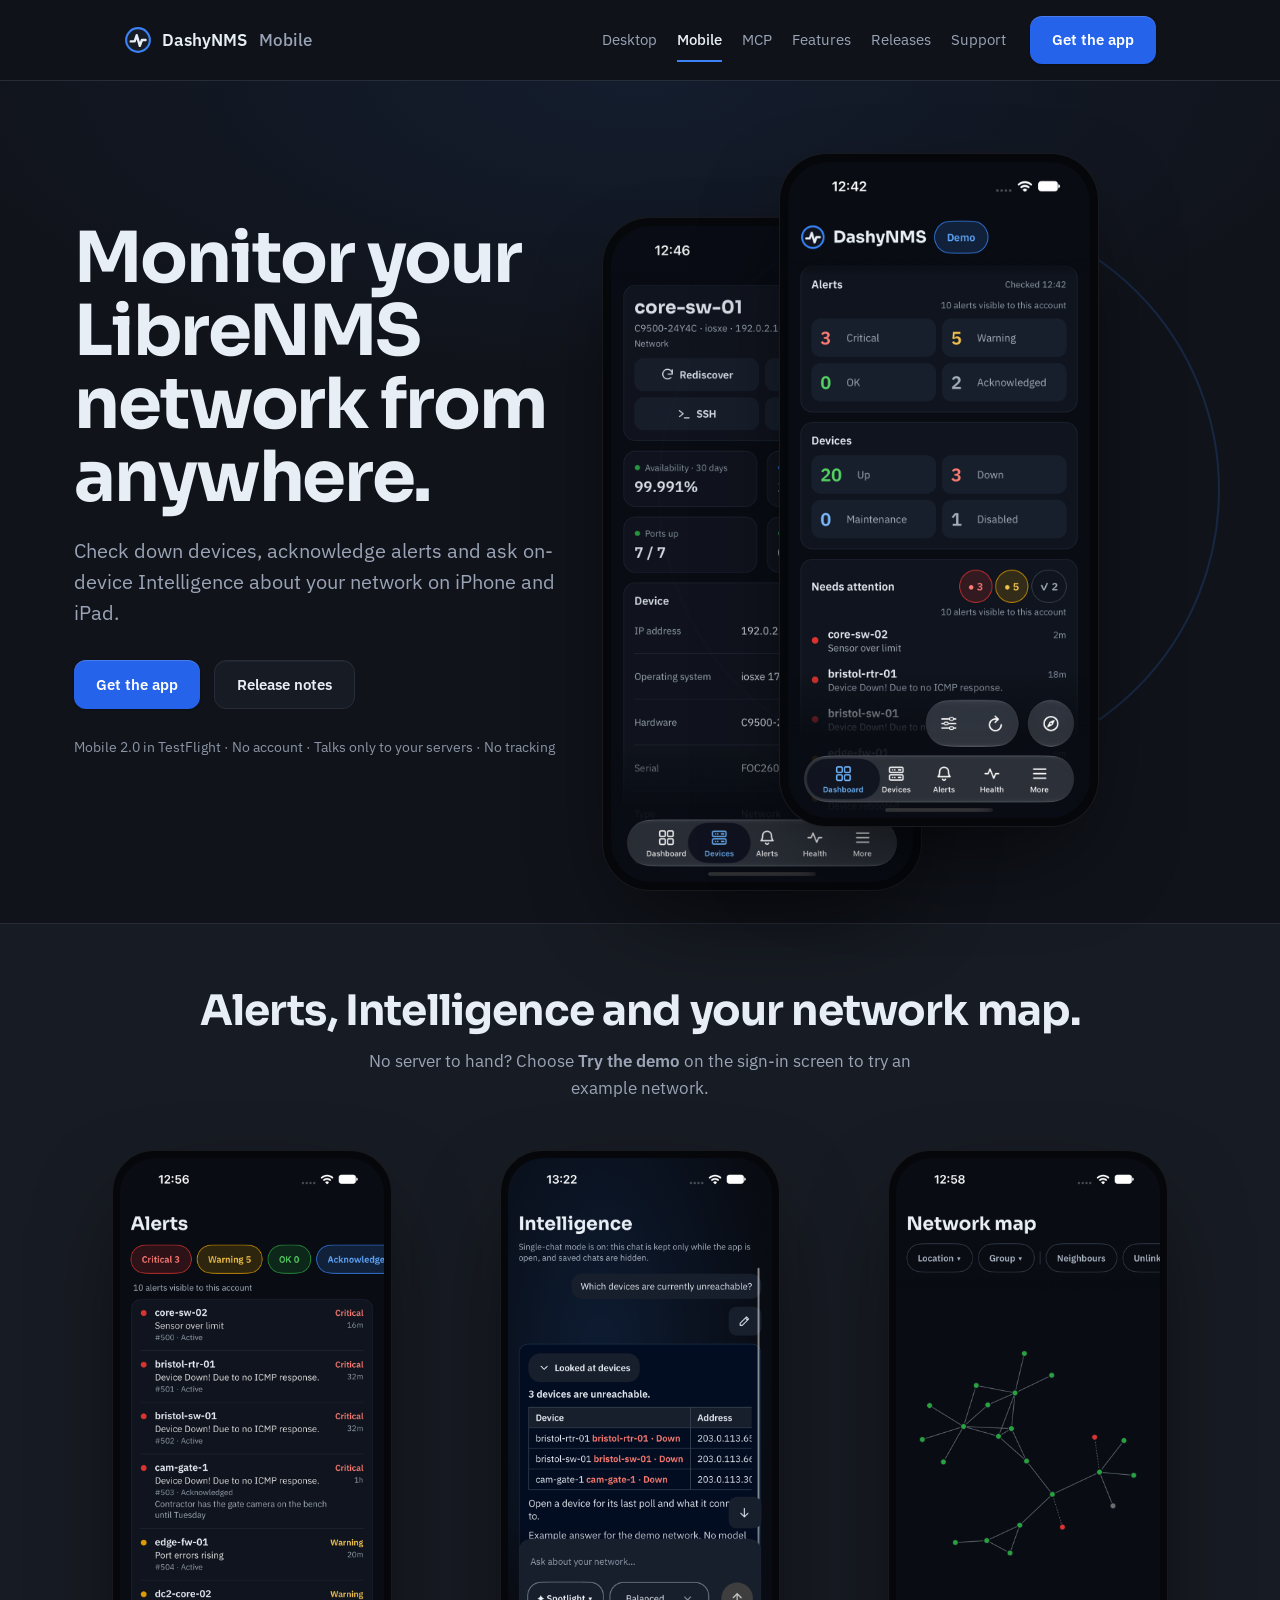
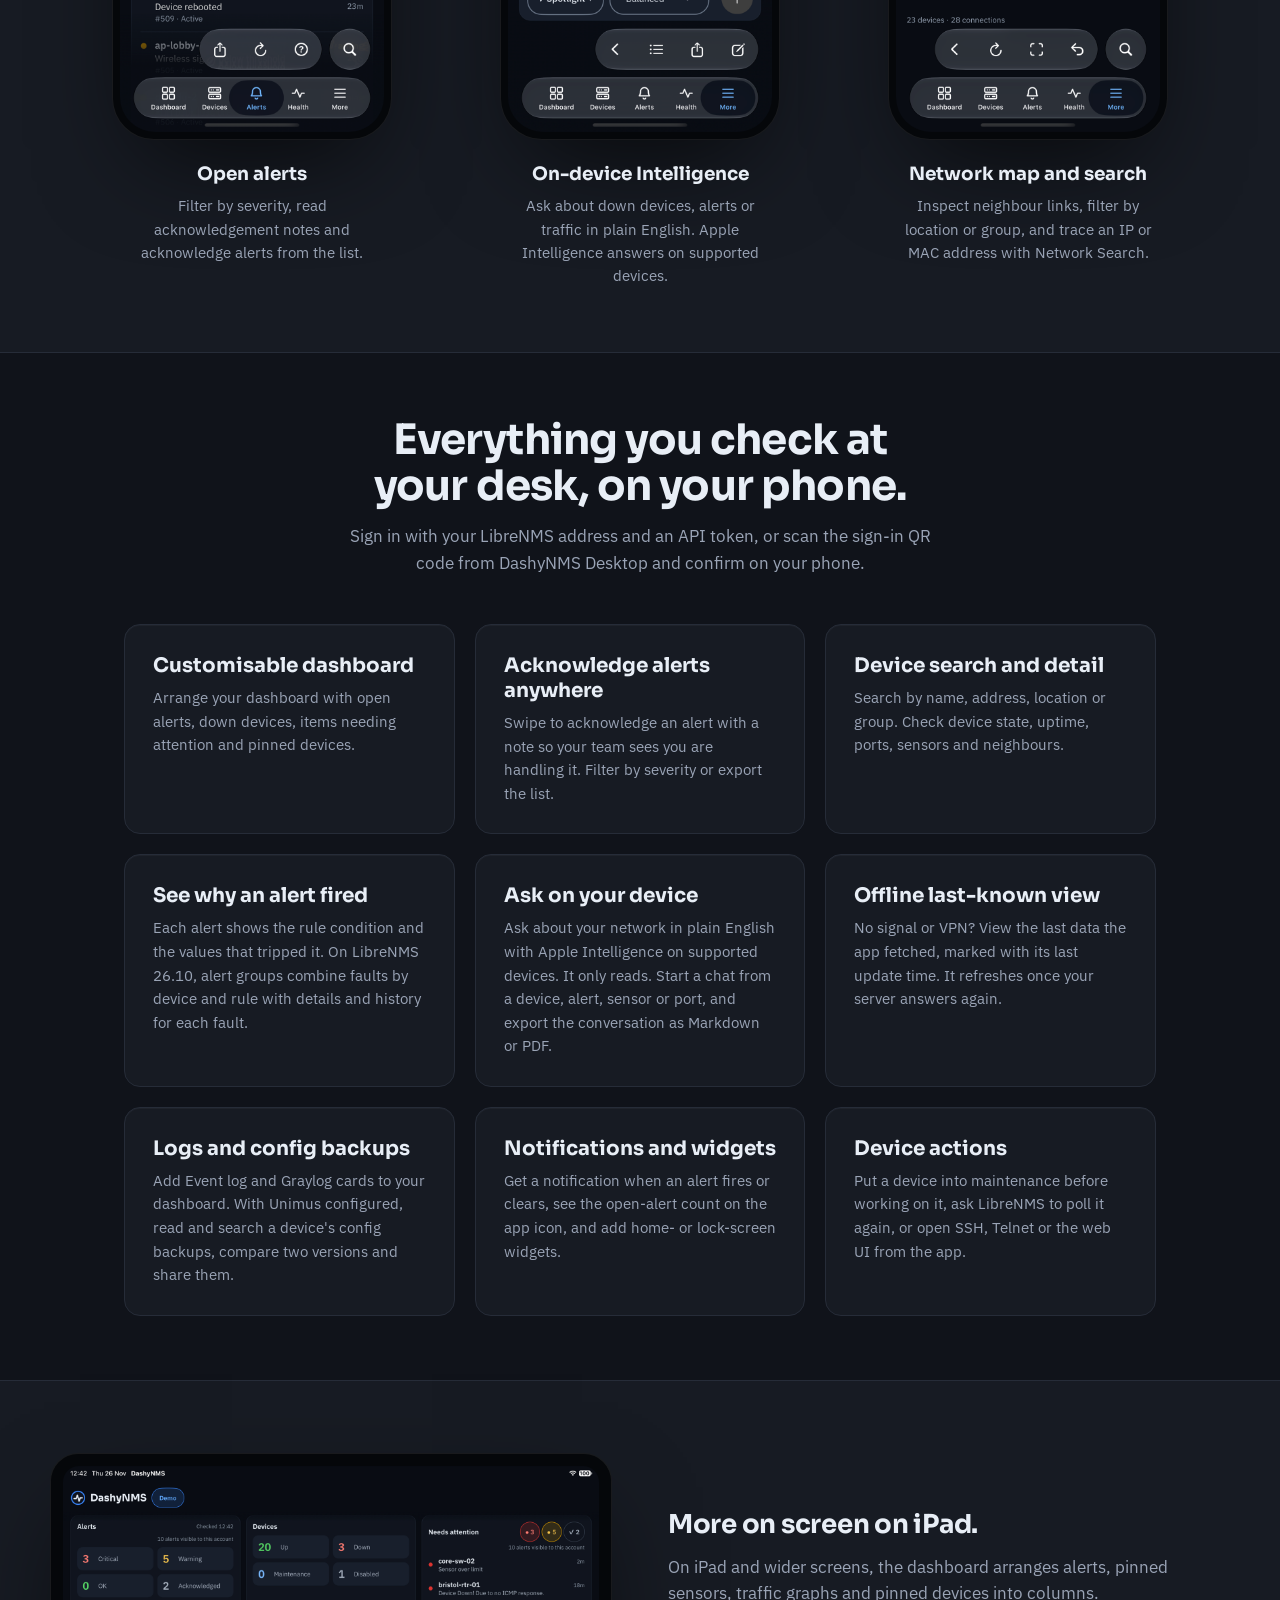
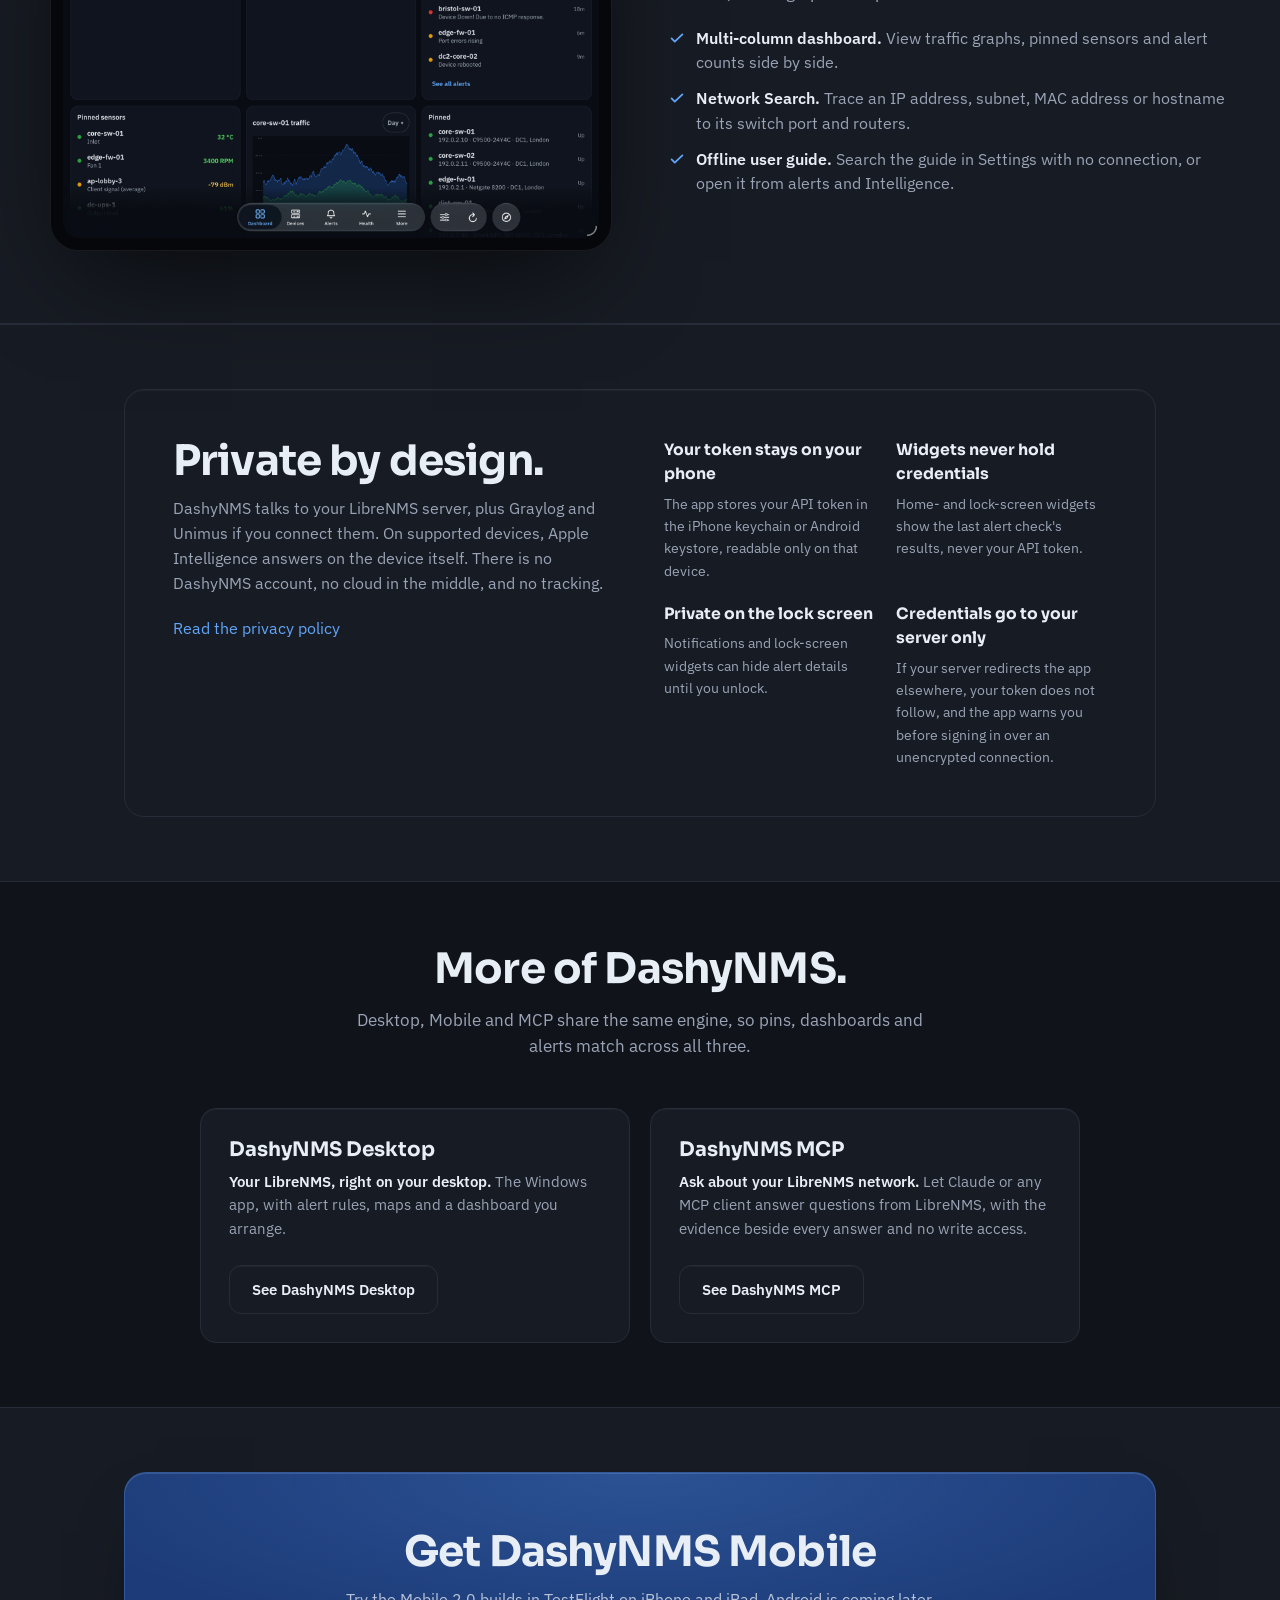
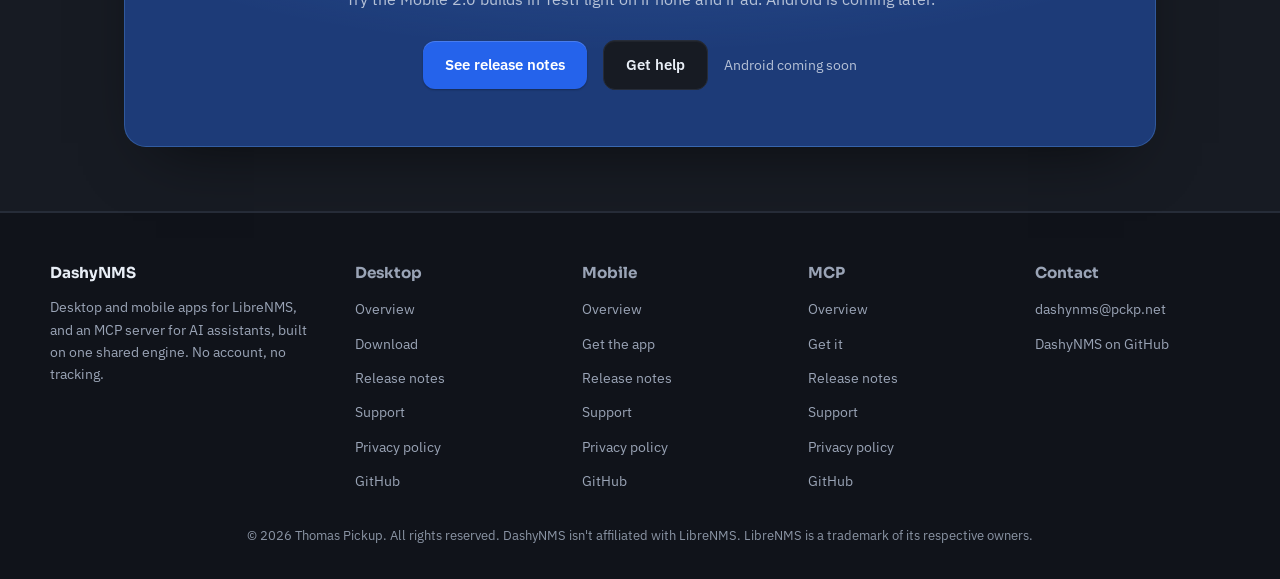
<file: mobile/index.html>
<!DOCTYPE html>
<html lang="en">
<head>
  <meta charset="UTF-8">
  <meta name="viewport" content="width=device-width, initial-scale=1.0">
  <title>DashyNMS Mobile: Monitor your LibreNMS network from anywhere</title>
  <meta name="description" content="Check down devices, acknowledge alerts, inspect logs and config backups, and ask on-device Intelligence about your LibreNMS network on iPhone, iPad and Android.">
  <link rel="canonical" href="https://dashynms.pckp.net/mobile/">

  <meta property="og:title" content="DashyNMS Mobile: Monitor your LibreNMS network from anywhere">
  <meta property="og:description" content="Check down devices, acknowledge alerts, inspect logs and config backups, and ask on-device Intelligence about your LibreNMS network on iPhone, iPad and Android.">
  <meta property="og:type" content="website">
  <meta property="og:url" content="https://dashynms.pckp.net/mobile/">
  <meta property="og:image" content="https://dashynms.pckp.net/assets/img/favicon.svg">

  <link rel="icon" type="image/svg+xml" href="/assets/img/favicon.svg">
  <link rel="stylesheet" href="/assets/css/style.css">
</head>
<body>
  <a class="skip-link" href="#top">Skip to content</a>

  <header>
    <div class="nav wrap">
      <a class="brand" href="/mobile/">
        <img src="/assets/img/favicon.svg" alt="">
        DashyNMS<span class="brand-suffix">Mobile</span>
      </a>
      <div class="nav-right">
        <nav class="nav-links" aria-label="Main">
          <a href="/desktop/">Desktop</a>
          <a href="/mobile/" aria-current="page">Mobile</a>
          <a href="/mcp/">MCP</a>
          <a class="nav-minor" href="#features">Features</a>
          <a href="/mobile/releases/">Releases</a>
          <a href="/mobile/support/">Support</a>
        </nav>
        <a class="btn btn-primary" href="#get">Get the app</a>
      </div>
    </div>
  </header>

  <main id="top" tabindex="-1">
    <section class="split-hero">
      <div class="split-hero-grid">
        <div>
          <h1>Monitor your LibreNMS network from anywhere.</h1>
          <p class="lead">Check down devices, acknowledge alerts and ask on-device Intelligence about your network on iPhone and iPad.</p>
          <div class="cta-row">
            <a class="btn btn-primary" href="#get">Get the app</a>
            <a class="btn btn-secondary" href="/mobile/releases/">Release notes</a>
          </div>
          <p class="reassurance">Mobile 2.0 in TestFlight &middot; No account &middot; Talks only to your servers &middot; No tracking</p>
        </div>

        <div class="split-hero-visual phone-hero">
          <svg class="hero-ring" viewBox="0 0 640 640" aria-hidden="true">
            <circle cx="320" cy="320" r="280" fill="none" stroke="#3b82f6" stroke-width="2"/>
          </svg>
          <div class="phone-frame phone-back">
            <img src="/assets/img/mobile/device-view.png?v=2" width="390" height="848" loading="eager"
                 alt="DashyNMS Mobile device detail for core-sw-01: up, 99.991% availability, 215 days uptime, 7 of 7 ports up, 0 active alerts">
          </div>
          <div class="phone-frame phone-front">
            <img src="/assets/img/mobile/dashboard.png?v=2" width="390" height="848" loading="eager"
                 alt="DashyNMS Mobile dashboard: 3 critical and 5 warning alerts, 20 devices up and 3 down, and alerts needing attention">
          </div>
        </div>
      </div>
    </section>

    <section id="screens" class="section-alt">
      <div class="wrap" style="max-width: var(--max-width-wide);">
        <h2>Alerts, Intelligence and your network map.</h2>
        <p class="lede">No server to hand? Choose <strong>Try the demo</strong> on the sign-in screen to try an example network.</p>
        <div class="phone-gallery">
          <figure class="phone-shot">
            <div class="phone-frame">
              <img src="/assets/img/mobile/alerts.png" width="390" height="848" loading="lazy"
                   alt="DashyNMS Mobile Alerts list: critical and warning alerts with severity filters, notes and quick actions">
            </div>
            <figcaption>
              <h3>Open alerts</h3>
              <p>Filter by severity, read acknowledgement notes and acknowledge alerts from the list.</p>
            </figcaption>
          </figure>
          <figure class="phone-shot">
            <div class="phone-frame">
              <img src="/assets/img/mobile/intelligence.png" width="390" height="848" loading="lazy"
                   alt="DashyNMS Mobile Intelligence: asking which devices are currently unreachable and getting a structured table of down devices">
            </div>
            <figcaption>
              <h3>On-device Intelligence</h3>
              <p>Ask about down devices, alerts or traffic in plain English. Apple Intelligence answers on supported devices.</p>
            </figcaption>
          </figure>
          <figure class="phone-shot">
            <div class="phone-frame">
              <img src="/assets/img/mobile/network-map.png" width="390" height="848" loading="lazy"
                   alt="DashyNMS Mobile Network map showing 23 devices and 28 neighbour connections with status indicators">
            </div>
            <figcaption>
              <h3>Network map and search</h3>
              <p>Inspect neighbour links, filter by location or group, and trace an IP or MAC address with Network Search.</p>
            </figcaption>
          </figure>
        </div>
      </div>
    </section>

    <section id="features">
      <div class="wrap">
        <h2>Everything you check at your desk, on your phone.</h2>
        <p class="lede">Sign in with your LibreNMS address and an API token, or scan the sign-in QR code from DashyNMS Desktop and confirm on your phone.</p>
        <div class="features">
          <div class="feature">
            <h3>Customisable dashboard</h3>
            <p>Arrange your dashboard with open alerts, down devices, items needing attention and pinned devices.</p>
          </div>
          <div class="feature">
            <h3>Acknowledge alerts anywhere</h3>
            <p>Swipe to acknowledge an alert with a note so your team sees you are handling it. Filter by severity or export the list.</p>
          </div>
          <div class="feature">
            <h3>Device search and detail</h3>
            <p>Search by name, address, location or group. Check device state, uptime, ports, sensors and neighbours.</p>
          </div>
          <div class="feature">
            <h3>See why an alert fired</h3>
            <p>Each alert shows the rule condition and the values that tripped it. On LibreNMS 26.10, alert groups combine faults by device and rule with details and history for each fault.</p>
          </div>
          <div class="feature">
            <h3>Ask on your device</h3>
            <p>Ask about your network in plain English with Apple Intelligence on supported devices. It only reads. Start a chat from a device, alert, sensor or port, and export the conversation as Markdown or PDF.</p>
          </div>
          <div class="feature">
            <h3>Offline last-known view</h3>
            <p>No signal or VPN? View the last data the app fetched, marked with its last update time. It refreshes once your server answers again.</p>
          </div>
          <div class="feature">
            <h3>Logs and config backups</h3>
            <p>Add Event log and Graylog cards to your dashboard. With Unimus configured, read and search a device's config backups, compare two versions and share them.</p>
          </div>
          <div class="feature">
            <h3>Notifications and widgets</h3>
            <p>Get a notification when an alert fires or clears, see the open-alert count on the app icon, and add home- or lock-screen widgets.</p>
          </div>
          <div class="feature">
            <h3>Device actions</h3>
            <p>Put a device into maintenance before working on it, ask LibreNMS to poll it again, or open SSH, Telnet or the web UI from the app.</p>
          </div>
        </div>
      </div>
    </section>

    <section id="ipad" class="zig-section section-alt">
      <div class="zig">
        <div class="zig-media">
          <div class="ipad-frame">
            <img src="/assets/img/mobile/ipad-dashboard.png" width="1600" height="1112" loading="lazy"
                 alt="DashyNMS Mobile on iPad in landscape: alerts, device counts, needs attention, pinned sensors, traffic graph and pinned devices on one screen">
          </div>
        </div>
        <div class="zig-copy">
          <h2>More on screen on iPad.</h2>
          <p>On iPad and wider screens, the dashboard arranges alerts, pinned sensors, traffic graphs and pinned devices into columns.</p>
          <ul>
            <li><svg viewBox="0 0 20 20" fill="none" aria-hidden="true"><path d="M4 10.5l3.5 3.5L16 6" stroke="currentColor" stroke-width="2" stroke-linecap="round" stroke-linejoin="round"/></svg><span><strong>Multi-column dashboard.</strong> View traffic graphs, pinned sensors and alert counts side by side.</span></li>
            <li><svg viewBox="0 0 20 20" fill="none" aria-hidden="true"><path d="M4 10.5l3.5 3.5L16 6" stroke="currentColor" stroke-width="2" stroke-linecap="round" stroke-linejoin="round"/></svg><span><strong>Network Search.</strong> Trace an IP address, subnet, MAC address or hostname to its switch port and routers.</span></li>
            <li><svg viewBox="0 0 20 20" fill="none" aria-hidden="true"><path d="M4 10.5l3.5 3.5L16 6" stroke="currentColor" stroke-width="2" stroke-linecap="round" stroke-linejoin="round"/></svg><span><strong>Offline user guide.</strong> Search the guide in Settings with no connection, or open it from alerts and Intelligence.</span></li>
          </ul>
        </div>
      </div>
    </section>

    <section id="whats-new">
      <div class="wrap" style="max-width: var(--max-width-wide);">
        <div data-releases="DashyNMS/mobile" data-view="teaser" data-page="/mobile/releases/"></div>
      </div>
    </section>

    <section id="privacy" class="section-alt">
      <div class="wrap">
        <div class="privacy-panel">
          <div class="privacy-intro">
            <h2>Private by design.</h2>
            <p>DashyNMS talks to your LibreNMS server, plus Graylog and Unimus if you connect them. On supported devices, Apple Intelligence answers on the device itself. There is no DashyNMS account, no cloud in the middle, and no tracking.</p>
            <p><a href="/mobile/privacy/">Read the privacy policy</a></p>
          </div>
          <div class="privacy-grid">
            <div>
              <h3>Your token stays on your phone</h3>
              <p>The app stores your API token in the iPhone keychain or Android keystore, readable only on that device.</p>
            </div>
            <div>
              <h3>Widgets never hold credentials</h3>
              <p>Home- and lock-screen widgets show the last alert check's results, never your API token.</p>
            </div>
            <div>
              <h3>Private on the lock screen</h3>
              <p>Notifications and lock-screen widgets can hide alert details until you unlock.</p>
            </div>
            <div>
              <h3>Credentials go to your server only</h3>
              <p>If your server redirects the app elsewhere, your token does not follow, and the app warns you before signing in over an unencrypted connection.</p>
            </div>
          </div>
        </div>
      </div>
    </section>

    <section id="more-dashynms">
      <div class="wrap">
        <h2>More of DashyNMS.</h2>
        <p class="lede">Desktop, Mobile and MCP share the same engine, so pins, dashboards and alerts match across all three.</p>
        <div class="sibling-cards">
          <div class="feature" id="desktop">
            <h3>DashyNMS Desktop</h3>
            <p><strong>Your LibreNMS, right on your desktop.</strong> The Windows app, with alert rules, maps and a dashboard you arrange.</p>
            <a class="btn btn-secondary" href="/desktop/">See DashyNMS Desktop</a>
          </div>
          <div class="feature" id="mcp">
            <h3>DashyNMS MCP</h3>
            <p><strong>Ask about your LibreNMS network.</strong> Let Claude or any MCP client answer questions from LibreNMS, with the evidence beside every answer and no write access.</p>
            <a class="btn btn-secondary" href="/mcp/">See DashyNMS MCP</a>
          </div>
        </div>
      </div>
    </section>

    <section id="get" class="section-alt">
      <div class="wrap">
        <div class="cta-band">
          <h2>Get DashyNMS Mobile</h2>
          <p class="release-status">Try the Mobile 2.0 builds in TestFlight on iPhone and iPad. Android is coming later.</p>
          <div class="store-row">
            <a class="btn btn-primary" href="/mobile/releases/">See release notes</a>
            <a class="btn btn-secondary" href="/mobile/support/">Get help</a>
            <span class="coming-soon">Android coming soon</span>
          </div>
        </div>
      </div>
    </section>
  </main>

  <footer>
    <div class="cols">
      <div>
        <h4><a href="/">DashyNMS</a></h4>
        <p>Desktop and mobile apps for LibreNMS, and an MCP server for AI assistants, built on one shared engine. No account, no tracking.</p>
      </div>
      <div>
        <h4>Desktop</h4>
        <ul>
          <li><a href="/desktop/">Overview</a></li>
          <li><a href="https://github.com/DashyNMS/desktop/releases/latest">Download</a></li>
          <li><a href="/desktop/releases/">Release notes</a></li>
          <li><a href="/desktop/support/">Support</a></li>
          <li><a href="/desktop/privacy/">Privacy policy</a></li>
          <li><a href="https://github.com/DashyNMS/desktop">GitHub</a></li>
        </ul>
      </div>
      <div>
        <h4>Mobile</h4>
        <ul>
          <li><a href="/mobile/">Overview</a></li>
          <li><a href="/mobile/#get">Get the app</a></li>
          <li><a href="/mobile/releases/">Release notes</a></li>
          <li><a href="/mobile/support/">Support</a></li>
          <li><a href="/mobile/privacy/">Privacy policy</a></li>
          <li><a href="https://github.com/DashyNMS/mobile">GitHub</a></li>
        </ul>
      </div>
      <div>
        <h4>MCP</h4>
        <ul>
          <li><a href="/mcp/">Overview</a></li>
          <li><a href="/mcp/#get">Get it</a></li>
          <li><a href="/mcp/releases/">Release notes</a></li>
          <li><a href="/mcp/support/">Support</a></li>
          <li><a href="/mcp/privacy/">Privacy policy</a></li>
          <li><a href="https://github.com/DashyNMS/mcp">GitHub</a></li>
        </ul>
      </div>
      <div>
        <h4>Contact</h4>
        <ul>
          <li><a href="mailto:dashynms@pckp.net">dashynms@pckp.net</a></li>
          <li><a href="https://github.com/DashyNMS">DashyNMS on GitHub</a></li>
        </ul>
      </div>
    </div>
    <p class="footer-disclaimer">© 2026 Thomas Pickup. All rights reserved. DashyNMS isn't affiliated with LibreNMS. LibreNMS is a trademark of its respective owners.</p>
  </footer>

  <script src="/assets/js/releases.js" defer></script>

</body>
</html>
</file>
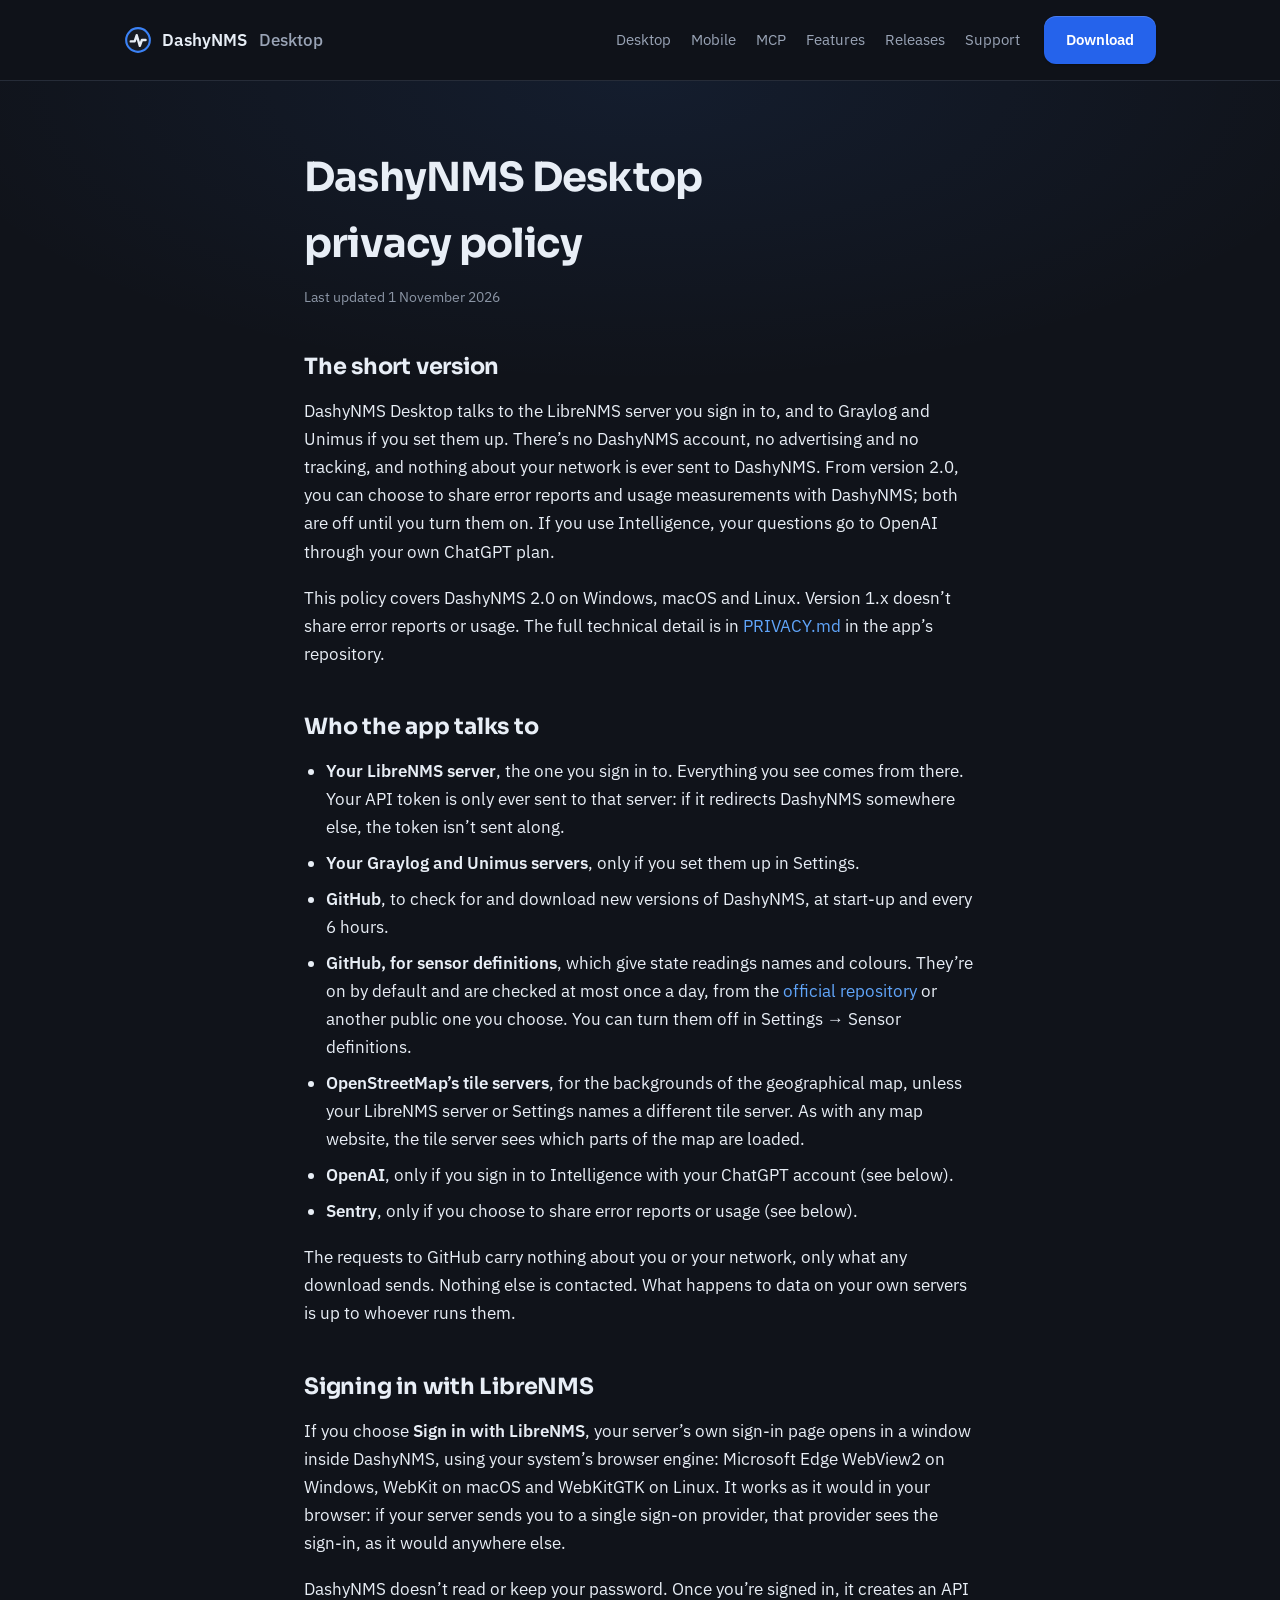
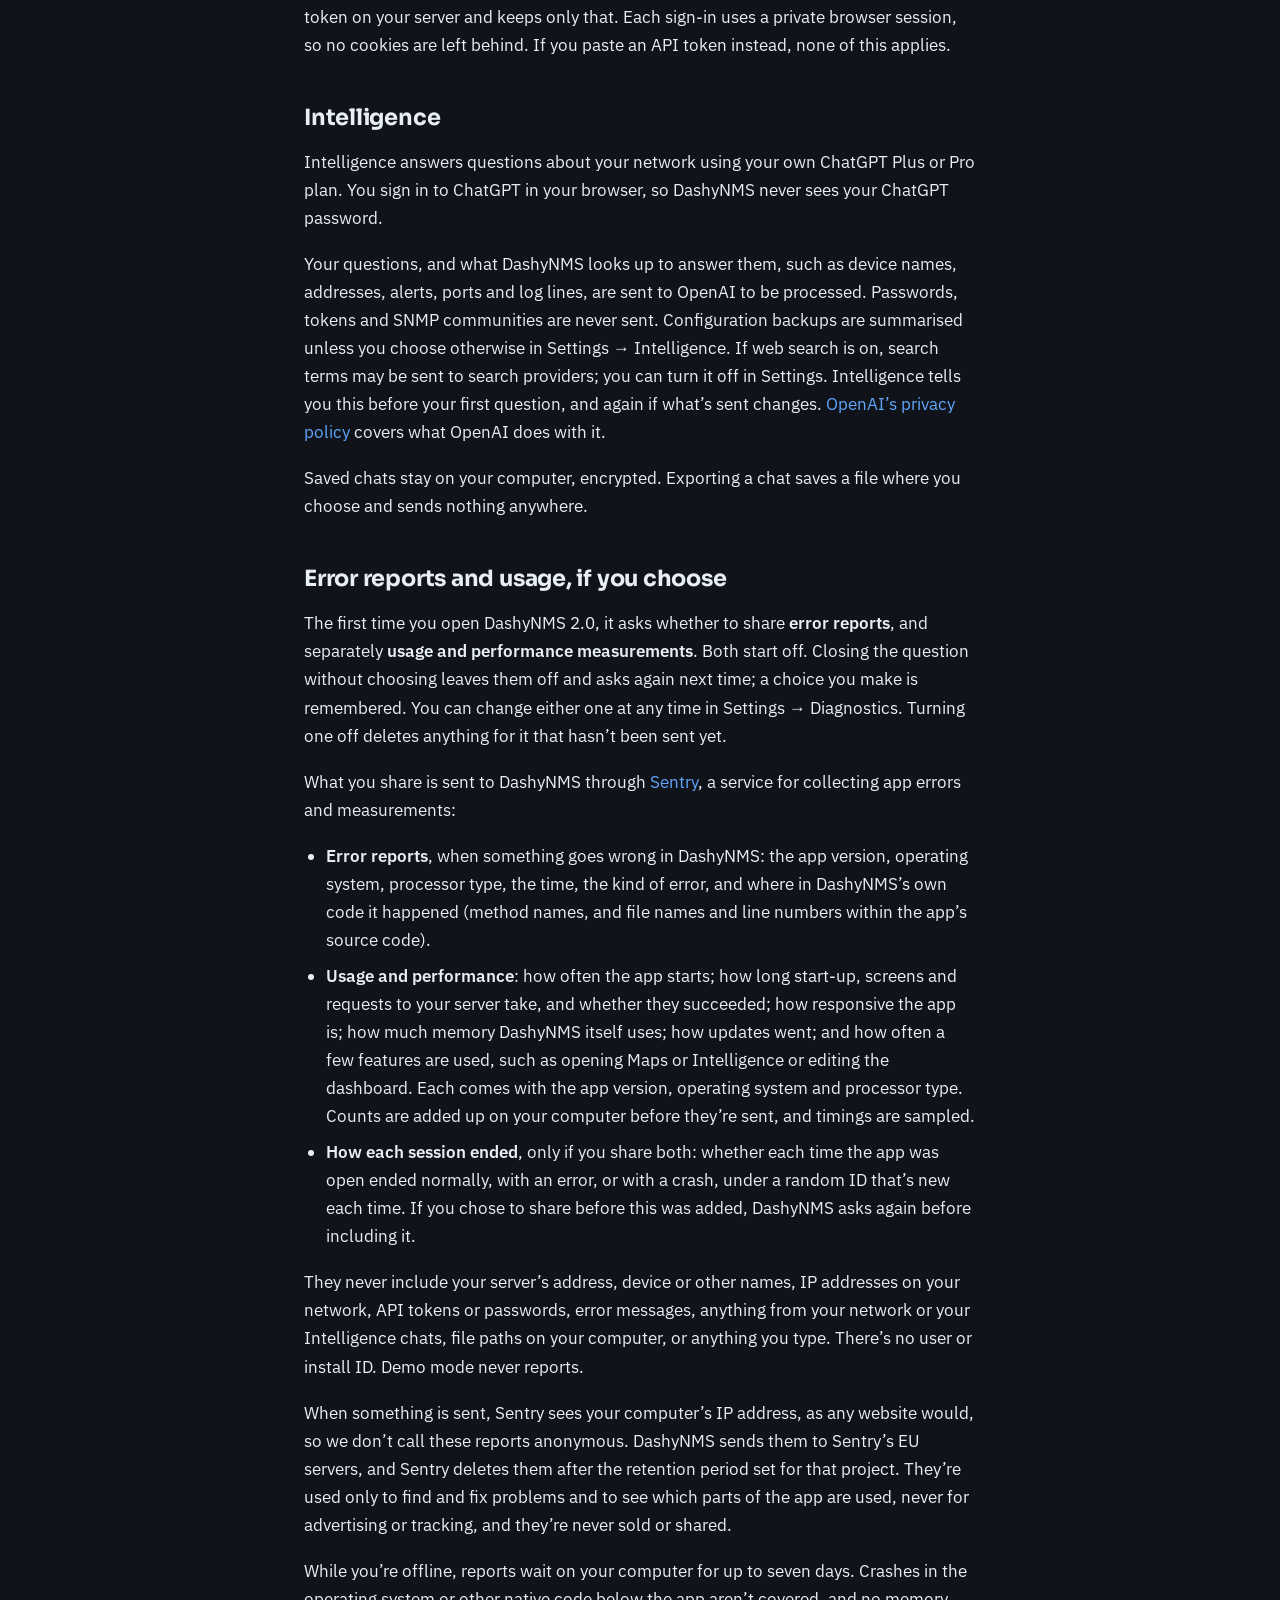
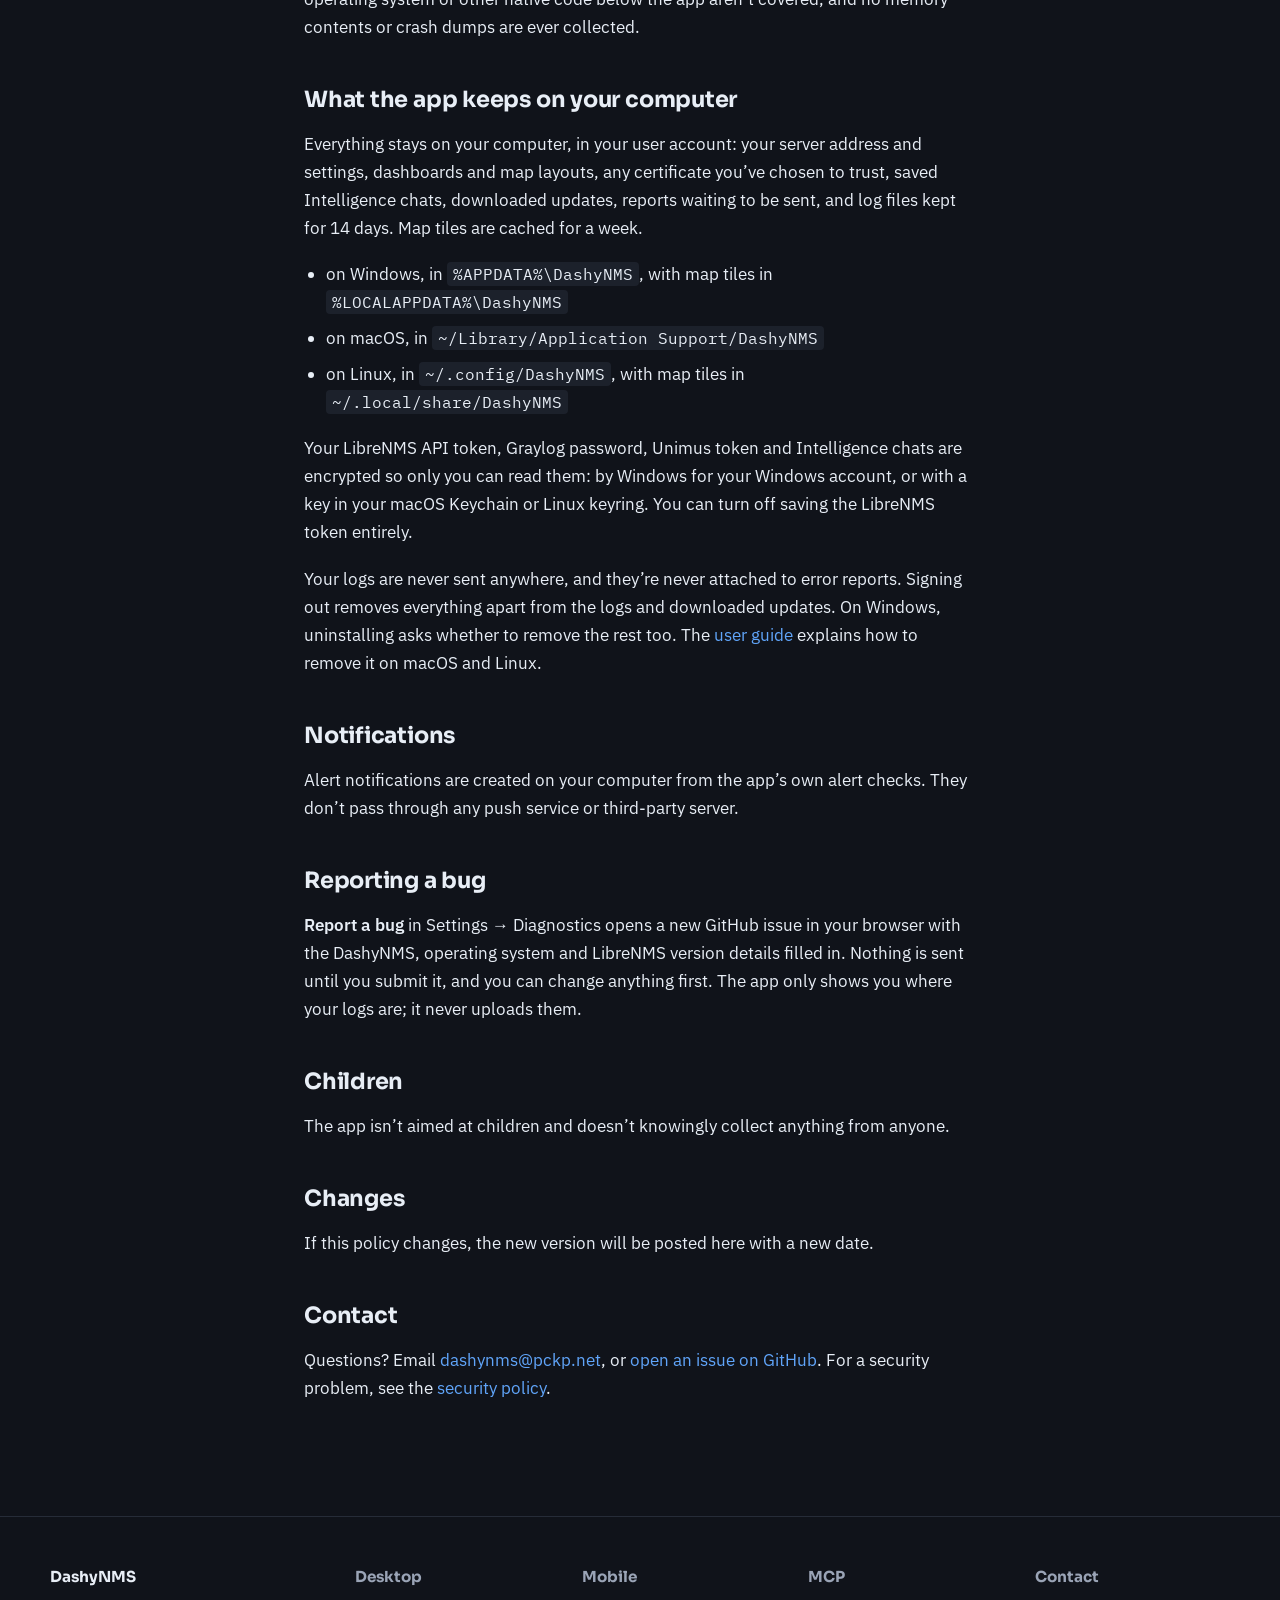
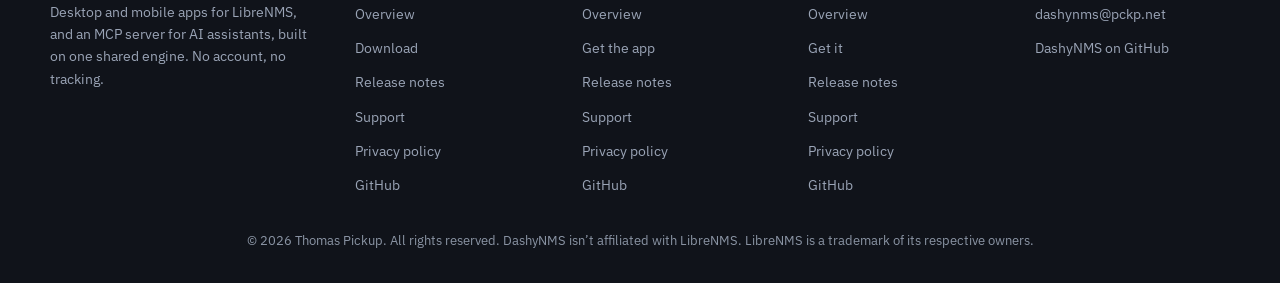
<file: desktop/privacy/index.html>
<!DOCTYPE html>
<html lang="en">
<head>
  <meta charset="UTF-8">
  <meta name="viewport" content="width=device-width, initial-scale=1.0">
  <title>Privacy policy · DashyNMS Desktop</title>
  <meta name="description" content="DashyNMS Desktop’s privacy policy: no account, no advertising, no tracking. It talks to your own servers and GitHub, to ChatGPT only if you use Intelligence, and shares error reports or usage only if you choose to.">
  <link rel="canonical" href="https://dashynms.pckp.net/desktop/privacy/">

  <meta property="og:title" content="Privacy policy · DashyNMS Desktop">
  <meta property="og:description" content="DashyNMS Desktop’s privacy policy: no account, no advertising, no tracking. It talks to your own servers and GitHub, to ChatGPT only if you use Intelligence, and shares error reports or usage only if you choose to.">
  <meta property="og:type" content="website">
  <meta property="og:url" content="https://dashynms.pckp.net/desktop/privacy/">
  <meta property="og:image" content="https://dashynms.pckp.net/assets/img/favicon.svg">

  <link rel="icon" type="image/svg+xml" href="/assets/img/favicon.svg">
  <link rel="stylesheet" href="/assets/css/style.css">
</head>
<body>
  <a class="skip-link" href="#main-content">Skip to content</a>

  <header>
    <div class="nav wrap">
      <a class="brand" href="/desktop/">
        <img src="/assets/img/favicon.svg" alt="">
        DashyNMS<span class="brand-suffix">Desktop</span>
      </a>
      <div class="nav-right">
        <nav class="nav-links" aria-label="Main">
          <a href="/desktop/">Desktop</a>
          <a href="/mobile/">Mobile</a>
          <a href="/mcp/">MCP</a>
          <a class="nav-minor" href="/desktop/#features">Features</a>
          <a href="/desktop/releases/">Releases</a>
          <a href="/desktop/support/">Support</a>
        </nav>
        <a class="btn btn-primary" href="/desktop/#get">Download</a>
      </div>
    </div>
  </header>

  <main id="main-content" tabindex="-1">
    <div class="text-page">
      <h1>DashyNMS Desktop privacy policy</h1>
      <p class="updated">Last updated 1 November 2026</p>

      <h2>The short version</h2>
      <p>DashyNMS Desktop talks to the LibreNMS server you sign in to, and to Graylog and Unimus if you set them up. There’s no DashyNMS account, no advertising and no tracking, and nothing about your network is ever sent to DashyNMS. From version 2.0, you can choose to share error reports and usage measurements with DashyNMS; both are off until you turn them on. If you use Intelligence, your questions go to OpenAI through your own ChatGPT plan.</p>
      <p>This policy covers DashyNMS 2.0 on Windows, macOS and Linux. Version 1.x doesn’t share error reports or usage. The full technical detail is in <a href="https://github.com/DashyNMS/desktop/blob/master/PRIVACY.md">PRIVACY.md</a> in the app’s repository.</p>

      <h2>Who the app talks to</h2>
      <ul>
        <li><strong>Your LibreNMS server</strong>, the one you sign in to. Everything you see comes from there. Your API token is only ever sent to that server: if it redirects DashyNMS somewhere else, the token isn’t sent along.</li>
        <li><strong>Your Graylog and Unimus servers</strong>, only if you set them up in Settings.</li>
        <li><strong>GitHub</strong>, to check for and download new versions of DashyNMS, at start-up and every 6 hours.</li>
        <li><strong>GitHub, for sensor definitions</strong>, which give state readings names and colours. They’re on by default and are checked at most once a day, from the <a href="https://github.com/DashyNMS/sensor-definitions">official repository</a> or another public one you choose. You can turn them off in Settings &rarr; Sensor definitions.</li>
        <li><strong>OpenStreetMap’s tile servers</strong>, for the backgrounds of the geographical map, unless your LibreNMS server or Settings names a different tile server. As with any map website, the tile server sees which parts of the map are loaded.</li>
        <li><strong>OpenAI</strong>, only if you sign in to Intelligence with your ChatGPT account (see below).</li>
        <li><strong>Sentry</strong>, only if you choose to share error reports or usage (see below).</li>
      </ul>
      <p>The requests to GitHub carry nothing about you or your network, only what any download sends. Nothing else is contacted. What happens to data on your own servers is up to whoever runs them.</p>

      <h2>Signing in with LibreNMS</h2>
      <p>If you choose <strong>Sign in with LibreNMS</strong>, your server’s own sign-in page opens in a window inside DashyNMS, using your system’s browser engine: Microsoft Edge WebView2 on Windows, WebKit on macOS and WebKitGTK on Linux. It works as it would in your browser: if your server sends you to a single sign-on provider, that provider sees the sign-in, as it would anywhere else.</p>
      <p>DashyNMS doesn’t read or keep your password. Once you’re signed in, it creates an API token on your server and keeps only that. Each sign-in uses a private browser session, so no cookies are left behind. If you paste an API token instead, none of this applies.</p>

      <h2>Intelligence</h2>
      <p>Intelligence answers questions about your network using your own ChatGPT Plus or Pro plan. You sign in to ChatGPT in your browser, so DashyNMS never sees your ChatGPT password.</p>
      <p>Your questions, and what DashyNMS looks up to answer them, such as device names, addresses, alerts, ports and log lines, are sent to OpenAI to be processed. Passwords, tokens and SNMP communities are never sent. Configuration backups are summarised unless you choose otherwise in Settings &rarr; Intelligence. If web search is on, search terms may be sent to search providers; you can turn it off in Settings. Intelligence tells you this before your first question, and again if what’s sent changes. <a href="https://openai.com/policies/privacy-policy/">OpenAI’s privacy policy</a> covers what OpenAI does with it.</p>
      <p>Saved chats stay on your computer, encrypted. Exporting a chat saves a file where you choose and sends nothing anywhere.</p>

      <h2>Error reports and usage, if you choose</h2>
      <p>The first time you open DashyNMS 2.0, it asks whether to share <strong>error reports</strong>, and separately <strong>usage and performance measurements</strong>. Both start off. Closing the question without choosing leaves them off and asks again next time; a choice you make is remembered. You can change either one at any time in Settings &rarr; Diagnostics. Turning one off deletes anything for it that hasn’t been sent yet.</p>
      <p>What you share is sent to DashyNMS through <a href="https://sentry.io/privacy/">Sentry</a>, a service for collecting app errors and measurements:</p>
      <ul>
        <li><strong>Error reports</strong>, when something goes wrong in DashyNMS: the app version, operating system, processor type, the time, the kind of error, and where in DashyNMS’s own code it happened (method names, and file names and line numbers within the app’s source code).</li>
        <li><strong>Usage and performance</strong>: how often the app starts; how long start-up, screens and requests to your server take, and whether they succeeded; how responsive the app is; how much memory DashyNMS itself uses; how updates went; and how often a few features are used, such as opening Maps or Intelligence or editing the dashboard. Each comes with the app version, operating system and processor type. Counts are added up on your computer before they’re sent, and timings are sampled.</li>
        <li><strong>How each session ended</strong>, only if you share both: whether each time the app was open ended normally, with an error, or with a crash, under a random ID that’s new each time. If you chose to share before this was added, DashyNMS asks again before including it.</li>
      </ul>
      <p>They never include your server’s address, device or other names, IP addresses on your network, API tokens or passwords, error messages, anything from your network or your Intelligence chats, file paths on your computer, or anything you type. There’s no user or install ID. Demo mode never reports.</p>
      <p>When something is sent, Sentry sees your computer’s IP address, as any website would, so we don’t call these reports anonymous. DashyNMS sends them to Sentry’s EU servers, and Sentry deletes them after the retention period set for that project. They’re used only to find and fix problems and to see which parts of the app are used, never for advertising or tracking, and they’re never sold or shared.</p>
      <p>While you’re offline, reports wait on your computer for up to seven days. Crashes in the operating system or other native code below the app aren’t covered, and no memory contents or crash dumps are ever collected.</p>

      <h2>What the app keeps on your computer</h2>
      <p>Everything stays on your computer, in your user account: your server address and settings, dashboards and map layouts, any certificate you’ve chosen to trust, saved Intelligence chats, downloaded updates, reports waiting to be sent, and log files kept for 14 days. Map tiles are cached for a week.</p>
      <ul>
        <li>on Windows, in <code>%APPDATA%\DashyNMS</code>, with map tiles in <code>%LOCALAPPDATA%\DashyNMS</code></li>
        <li>on macOS, in <code>~/Library/Application Support/DashyNMS</code></li>
        <li>on Linux, in <code>~/.config/DashyNMS</code>, with map tiles in <code>~/.local/share/DashyNMS</code></li>
      </ul>
      <p>Your LibreNMS API token, Graylog password, Unimus token and Intelligence chats are encrypted so only you can read them: by Windows for your Windows account, or with a key in your macOS Keychain or Linux keyring. You can turn off saving the LibreNMS token entirely.</p>
      <p>Your logs are never sent anywhere, and they’re never attached to error reports. Signing out removes everything apart from the logs and downloaded updates. On Windows, uninstalling asks whether to remove the rest too. The <a href="https://github.com/DashyNMS/desktop/blob/master/docs/guide/your-data.md">user guide</a> explains how to remove it on macOS and Linux.</p>

      <h2>Notifications</h2>
      <p>Alert notifications are created on your computer from the app’s own alert checks. They don’t pass through any push service or third-party server.</p>

      <h2>Reporting a bug</h2>
      <p><strong>Report a bug</strong> in Settings &rarr; Diagnostics opens a new GitHub issue in your browser with the DashyNMS, operating system and LibreNMS version details filled in. Nothing is sent until you submit it, and you can change anything first. The app only shows you where your logs are; it never uploads them.</p>

      <h2>Children</h2>
      <p>The app isn’t aimed at children and doesn’t knowingly collect anything from anyone.</p>

      <h2>Changes</h2>
      <p>If this policy changes, the new version will be posted here with a new date.</p>

      <h2>Contact</h2>
      <p>Questions? Email <a href="mailto:dashynms@pckp.net">dashynms@pckp.net</a>, or <a href="https://github.com/DashyNMS/desktop/issues">open an issue on GitHub</a>. For a security problem, see the <a href="https://github.com/DashyNMS/desktop/security/policy">security policy</a>.</p>
    </div>
  </main>

  <footer>
    <div class="cols">
      <div>
        <h4><a href="/">DashyNMS</a></h4>
        <p>Desktop and mobile apps for LibreNMS, and an MCP server for AI assistants, built on one shared engine. No account, no tracking.</p>
      </div>
      <div>
        <h4>Desktop</h4>
        <ul>
          <li><a href="/desktop/">Overview</a></li>
          <li><a href="https://github.com/DashyNMS/desktop/releases/latest">Download</a></li>
          <li><a href="/desktop/releases/">Release notes</a></li>
          <li><a href="/desktop/support/">Support</a></li>
          <li><a href="/desktop/privacy/">Privacy policy</a></li>
          <li><a href="https://github.com/DashyNMS/desktop">GitHub</a></li>
        </ul>
      </div>
      <div>
        <h4>Mobile</h4>
        <ul>
          <li><a href="/mobile/">Overview</a></li>
          <li><a href="/mobile/#get">Get the app</a></li>
          <li><a href="/mobile/releases/">Release notes</a></li>
          <li><a href="/mobile/support/">Support</a></li>
          <li><a href="/mobile/privacy/">Privacy policy</a></li>
          <li><a href="https://github.com/DashyNMS/mobile">GitHub</a></li>
        </ul>
      </div>
      <div>
        <h4>MCP</h4>
        <ul>
          <li><a href="/mcp/">Overview</a></li>
          <li><a href="/mcp/#get">Get it</a></li>
          <li><a href="/mcp/releases/">Release notes</a></li>
          <li><a href="/mcp/support/">Support</a></li>
          <li><a href="/mcp/privacy/">Privacy policy</a></li>
          <li><a href="https://github.com/DashyNMS/mcp">GitHub</a></li>
        </ul>
      </div>
      <div>
        <h4>Contact</h4>
        <ul>
          <li><a href="mailto:dashynms@pckp.net">dashynms@pckp.net</a></li>
          <li><a href="https://github.com/DashyNMS">DashyNMS on GitHub</a></li>
        </ul>
      </div>
    </div>
    <p class="footer-disclaimer">© 2026 Thomas Pickup. All rights reserved. DashyNMS isn’t affiliated with LibreNMS. LibreNMS is a trademark of its respective owners.</p>
  </footer>

</body>
</html>
</file>
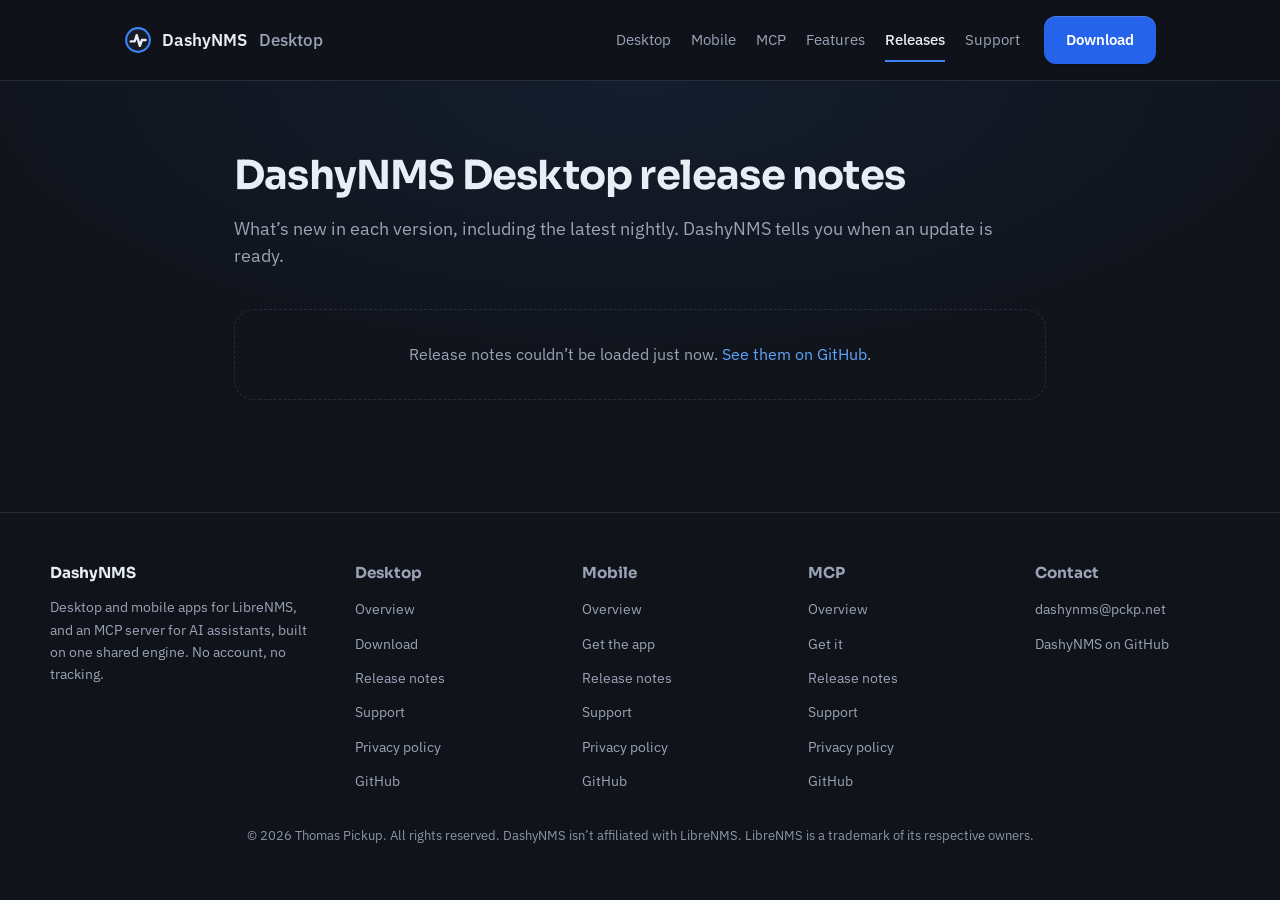
<file: desktop/releases/index.html>
<!DOCTYPE html>
<html lang="en">
<head>
  <meta charset="UTF-8">
  <meta name="viewport" content="width=device-width, initial-scale=1.0">
  <title>Release notes · DashyNMS Desktop</title>
  <meta name="description" content="What’s new in each version of DashyNMS Desktop, including the latest nightly.">
  <link rel="canonical" href="https://dashynms.pckp.net/desktop/releases/">

  <meta property="og:title" content="Release notes · DashyNMS Desktop">
  <meta property="og:description" content="What’s new in each version of DashyNMS Desktop, including the latest nightly.">
  <meta property="og:type" content="website">
  <meta property="og:url" content="https://dashynms.pckp.net/desktop/releases/">
  <meta property="og:image" content="https://dashynms.pckp.net/assets/img/favicon.svg">

  <link rel="icon" type="image/svg+xml" href="/assets/img/favicon.svg">
  <link rel="stylesheet" href="/assets/css/style.css">
</head>
<body>
  <a class="skip-link" href="#main-content">Skip to content</a>
  <header>
    <div class="nav wrap">
      <a class="brand" href="/desktop/">
        <img src="/assets/img/favicon.svg" alt="">
        DashyNMS<span class="brand-suffix">Desktop</span>
      </a>
      <div class="nav-right">
        <nav class="nav-links" aria-label="Main">
          <a href="/desktop/">Desktop</a>
          <a href="/mobile/">Mobile</a>
          <a href="/mcp/">MCP</a>
          <a class="nav-minor" href="/desktop/#features">Features</a>
          <a href="/desktop/releases/" aria-current="page">Releases</a>
          <a href="/desktop/support/">Support</a>
        </nav>
        <a class="btn btn-primary" href="/desktop/#get">Download</a>
      </div>
    </div>
  </header>

  <main id="main-content" tabindex="-1">
    <div class="releases-page">
      <h1>DashyNMS Desktop release notes</h1>
      <p class="intro">What’s new in each version, including the latest nightly. DashyNMS tells you when an update is ready.</p>
      <div data-releases="DashyNMS/desktop" data-view="page">
        <p class="release-loading">Loading release notes from GitHub…</p>
      </div>
    </div>
  </main>
  <footer>
    <div class="cols">
      <div>
        <h4><a href="/">DashyNMS</a></h4>
        <p>Desktop and mobile apps for LibreNMS, and an MCP server for AI assistants, built on one shared engine. No account, no tracking.</p>
      </div>
      <div>
        <h4>Desktop</h4>
        <ul>
          <li><a href="/desktop/">Overview</a></li>
          <li><a href="https://github.com/DashyNMS/desktop/releases/latest">Download</a></li>
          <li><a href="/desktop/releases/">Release notes</a></li>
          <li><a href="/desktop/support/">Support</a></li>
          <li><a href="/desktop/privacy/">Privacy policy</a></li>
          <li><a href="https://github.com/DashyNMS/desktop">GitHub</a></li>
        </ul>
      </div>
      <div>
        <h4>Mobile</h4>
        <ul>
          <li><a href="/mobile/">Overview</a></li>
          <li><a href="/mobile/#get">Get the app</a></li>
          <li><a href="/mobile/releases/">Release notes</a></li>
          <li><a href="/mobile/support/">Support</a></li>
          <li><a href="/mobile/privacy/">Privacy policy</a></li>
          <li><a href="https://github.com/DashyNMS/mobile">GitHub</a></li>
        </ul>
      </div>
      <div>
        <h4>MCP</h4>
        <ul>
          <li><a href="/mcp/">Overview</a></li>
          <li><a href="/mcp/#get">Get it</a></li>
          <li><a href="/mcp/releases/">Release notes</a></li>
          <li><a href="/mcp/support/">Support</a></li>
          <li><a href="/mcp/privacy/">Privacy policy</a></li>
          <li><a href="https://github.com/DashyNMS/mcp">GitHub</a></li>
        </ul>
      </div>
      <div>
        <h4>Contact</h4>
        <ul>
          <li><a href="mailto:dashynms@pckp.net">dashynms@pckp.net</a></li>
          <li><a href="https://github.com/DashyNMS">DashyNMS on GitHub</a></li>
        </ul>
      </div>
    </div>
    <p class="footer-disclaimer">© 2026 Thomas Pickup. All rights reserved. DashyNMS isn’t affiliated with LibreNMS. LibreNMS is a trademark of its respective owners.</p>
  </footer>

  <script src="/assets/js/releases.js" defer></script>
</body>
</html>
</file>
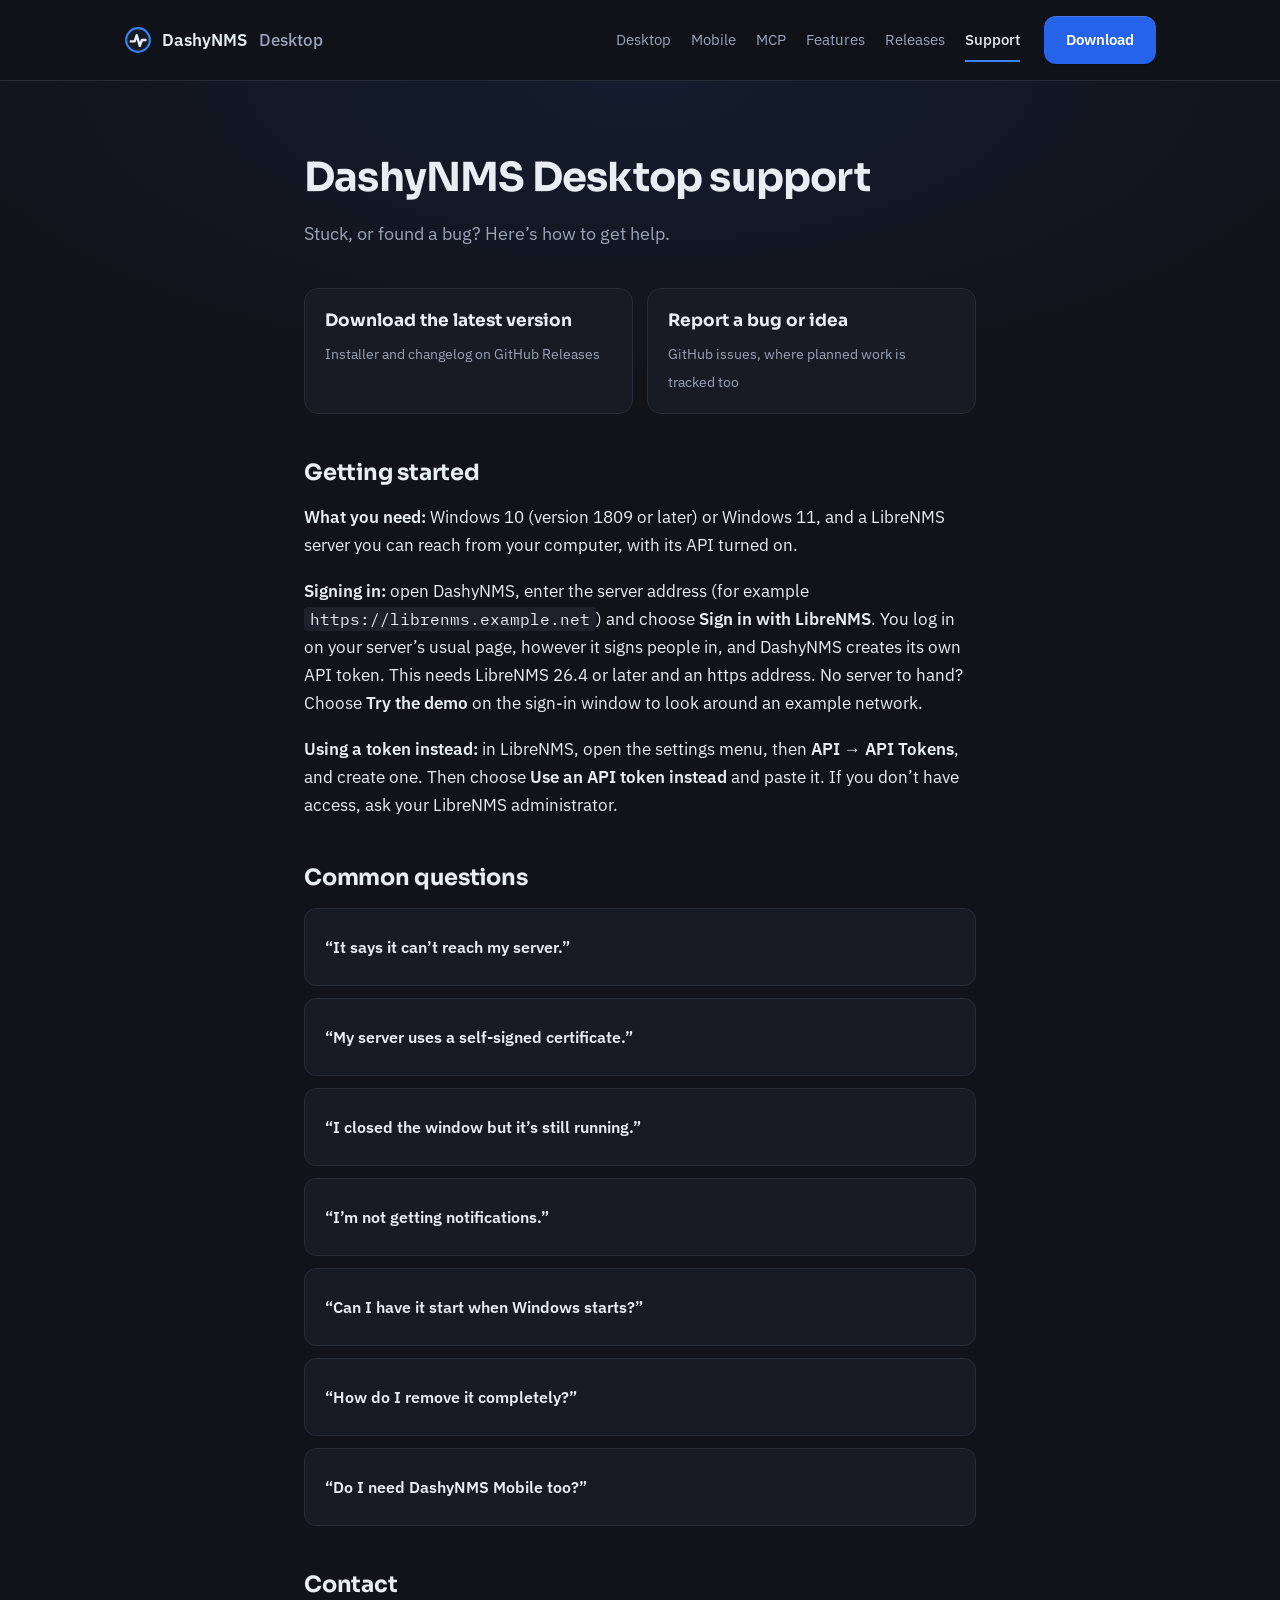
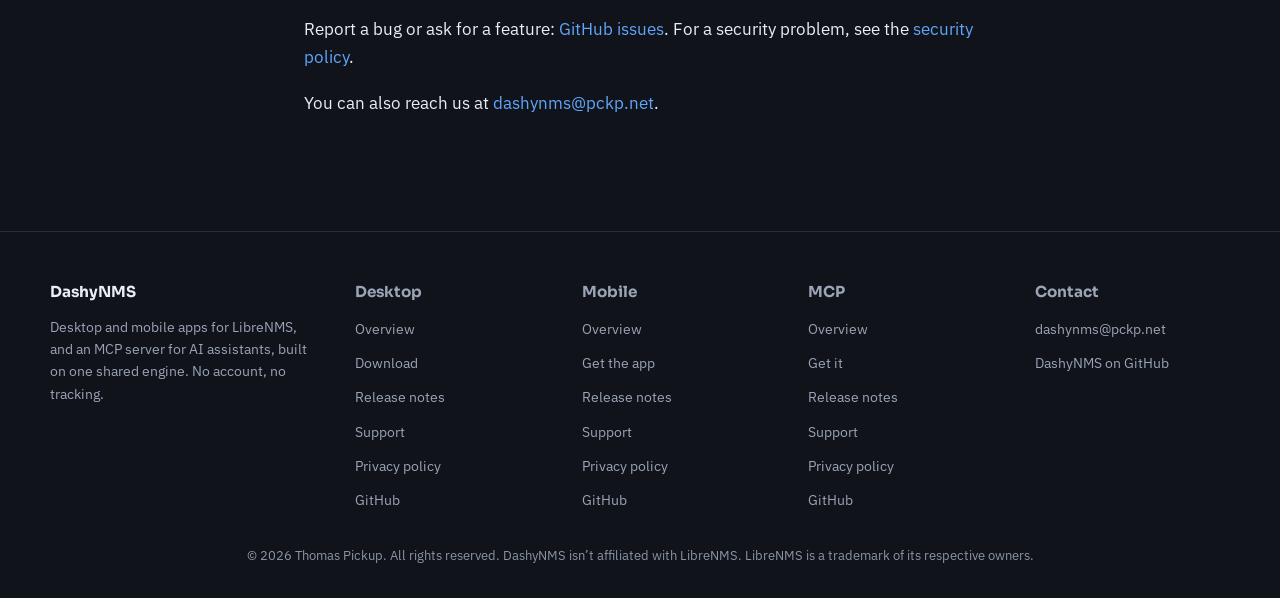
<file: desktop/support/index.html>
<!DOCTYPE html>
<html lang="en">
<head>
  <meta charset="UTF-8">
  <meta name="viewport" content="width=device-width, initial-scale=1.0">
  <title>Support · DashyNMS Desktop</title>
  <meta name="description" content="Getting started with DashyNMS Desktop, answers to common questions, and how to report a bug or request a feature.">
  <link rel="canonical" href="https://dashynms.pckp.net/desktop/support/">

  <meta property="og:title" content="Support · DashyNMS Desktop">
  <meta property="og:description" content="Getting started with DashyNMS Desktop, answers to common questions, and how to report a bug or request a feature.">
  <meta property="og:type" content="website">
  <meta property="og:url" content="https://dashynms.pckp.net/desktop/support/">
  <meta property="og:image" content="https://dashynms.pckp.net/assets/img/favicon.svg">

  <link rel="icon" type="image/svg+xml" href="/assets/img/favicon.svg">
  <link rel="stylesheet" href="/assets/css/style.css">
</head>
<body>
  <a class="skip-link" href="#main-content">Skip to content</a>
  <header>
    <div class="nav wrap">
      <a class="brand" href="/desktop/">
        <img src="/assets/img/favicon.svg" alt="">
        DashyNMS<span class="brand-suffix">Desktop</span>
      </a>
      <div class="nav-right">
        <nav class="nav-links" aria-label="Main">
          <a href="/desktop/">Desktop</a>
          <a href="/mobile/">Mobile</a>
          <a href="/mcp/">MCP</a>
          <a class="nav-minor" href="/desktop/#features">Features</a>
          <a href="/desktop/releases/">Releases</a>
          <a href="/desktop/support/" aria-current="page">Support</a>
        </nav>
        <a class="btn btn-primary" href="/desktop/#get">Download</a>
      </div>
    </div>
  </header>

  <main id="main-content" tabindex="-1">
    <div class="text-page">
      <h1>DashyNMS Desktop support</h1>
      <p class="intro">Stuck, or found a bug? Here’s how to get help.</p>

      <div class="support-cards">
        <a href="https://github.com/DashyNMS/desktop/releases/latest"><strong>Download the latest version</strong><span>Installer and changelog on GitHub Releases</span></a>
        <a href="https://github.com/DashyNMS/desktop/issues"><strong>Report a bug or idea</strong><span>GitHub issues, where planned work is tracked too</span></a>
      </div>

      <h2>Getting started</h2>
      <p><strong>What you need:</strong> Windows 10 (version 1809 or later) or Windows 11, and a LibreNMS server you can reach from your computer, with its API turned on.</p>
      <p><strong>Signing in:</strong> open DashyNMS, enter the server address (for example <code>https://librenms.example.net</code>) and choose <strong>Sign in with LibreNMS</strong>. You log in on your server’s usual page, however it signs people in, and DashyNMS creates its own API token. This needs LibreNMS 26.4 or later and an https address. No server to hand? Choose <strong>Try the demo</strong> on the sign-in window to look around an example network.</p>
      <p><strong>Using a token instead:</strong> in LibreNMS, open the settings menu, then <strong>API &rarr; API Tokens</strong>, and create one. Then choose <strong>Use an API token instead</strong> and paste it. If you don’t have access, ask your LibreNMS administrator.</p>

      <h2>Common questions</h2>
      <div class="faq">
        <details>
          <summary>“It says it can’t reach my server.”</summary>
          <p>Check you can open the server’s address in a browser on the same computer. If it’s only reachable on your office network, connect to the VPN first.</p>
        </details>
        <details>
          <summary>“My server uses a self-signed certificate.”</summary>
          <p>Turn on “Allow untrusted certificate” when signing in. DashyNMS asks before trusting a certificate the normal checks reject, then accepts only that one. Only do this for a server you run yourself.</p>
        </details>
        <details>
          <summary>“I closed the window but it’s still running.”</summary>
          <p>That’s on purpose: closing the window sends DashyNMS to the notification area so it can keep watching for alerts. Right-click the tray icon and choose <strong>Exit</strong> to quit.</p>
        </details>
        <details>
          <summary>“I’m not getting notifications.”</summary>
          <p>Check notifications are allowed for DashyNMS in Windows Settings, and that Focus or Do Not Disturb isn’t on. In DashyNMS’s own Settings &rarr; Notifications, check quiet hours, and that <strong>Which alerts</strong> isn’t leaving out the rule you expected to hear about.</p>
        </details>
        <details>
          <summary>“Can I have it start when Windows starts?”</summary>
          <p>Yes. Turn on <strong>Start with Windows</strong> in Settings.</p>
        </details>
        <details>
          <summary>“How do I remove it completely?”</summary>
          <p>Uninstall it from Windows Settings &rarr; Apps, and say yes when it asks whether to remove your settings, dashboards, maps and saved sign-in too.</p>
        </details>
        <details>
          <summary>“Do I need DashyNMS Mobile too?”</summary>
          <p>No. Desktop works on its own with any LibreNMS server. <a href="/mobile/">DashyNMS Mobile</a> is there if you want alerts on your phone as well.</p>
        </details>
      </div>

      <h2>Contact</h2>
      <p>Report a bug or ask for a feature: <a href="https://github.com/DashyNMS/desktop/issues">GitHub issues</a>. For a security problem, see the <a href="https://github.com/DashyNMS/desktop/security/policy">security policy</a>.</p>
      <p>You can also reach us at <a href="mailto:dashynms@pckp.net">dashynms@pckp.net</a>.</p>
    </div>
  </main>
  <footer>
    <div class="cols">
      <div>
        <h4><a href="/">DashyNMS</a></h4>
        <p>Desktop and mobile apps for LibreNMS, and an MCP server for AI assistants, built on one shared engine. No account, no tracking.</p>
      </div>
      <div>
        <h4>Desktop</h4>
        <ul>
          <li><a href="/desktop/">Overview</a></li>
          <li><a href="https://github.com/DashyNMS/desktop/releases/latest">Download</a></li>
          <li><a href="/desktop/releases/">Release notes</a></li>
          <li><a href="/desktop/support/">Support</a></li>
          <li><a href="/desktop/privacy/">Privacy policy</a></li>
          <li><a href="https://github.com/DashyNMS/desktop">GitHub</a></li>
        </ul>
      </div>
      <div>
        <h4>Mobile</h4>
        <ul>
          <li><a href="/mobile/">Overview</a></li>
          <li><a href="/mobile/#get">Get the app</a></li>
          <li><a href="/mobile/releases/">Release notes</a></li>
          <li><a href="/mobile/support/">Support</a></li>
          <li><a href="/mobile/privacy/">Privacy policy</a></li>
          <li><a href="https://github.com/DashyNMS/mobile">GitHub</a></li>
        </ul>
      </div>
      <div>
        <h4>MCP</h4>
        <ul>
          <li><a href="/mcp/">Overview</a></li>
          <li><a href="/mcp/#get">Get it</a></li>
          <li><a href="/mcp/releases/">Release notes</a></li>
          <li><a href="/mcp/support/">Support</a></li>
          <li><a href="/mcp/privacy/">Privacy policy</a></li>
          <li><a href="https://github.com/DashyNMS/mcp">GitHub</a></li>
        </ul>
      </div>
      <div>
        <h4>Contact</h4>
        <ul>
          <li><a href="mailto:dashynms@pckp.net">dashynms@pckp.net</a></li>
          <li><a href="https://github.com/DashyNMS">DashyNMS on GitHub</a></li>
        </ul>
      </div>
    </div>
    <p class="footer-disclaimer">© 2026 Thomas Pickup. All rights reserved. DashyNMS isn’t affiliated with LibreNMS. LibreNMS is a trademark of its respective owners.</p>
  </footer>
</body>
</html>
</file>
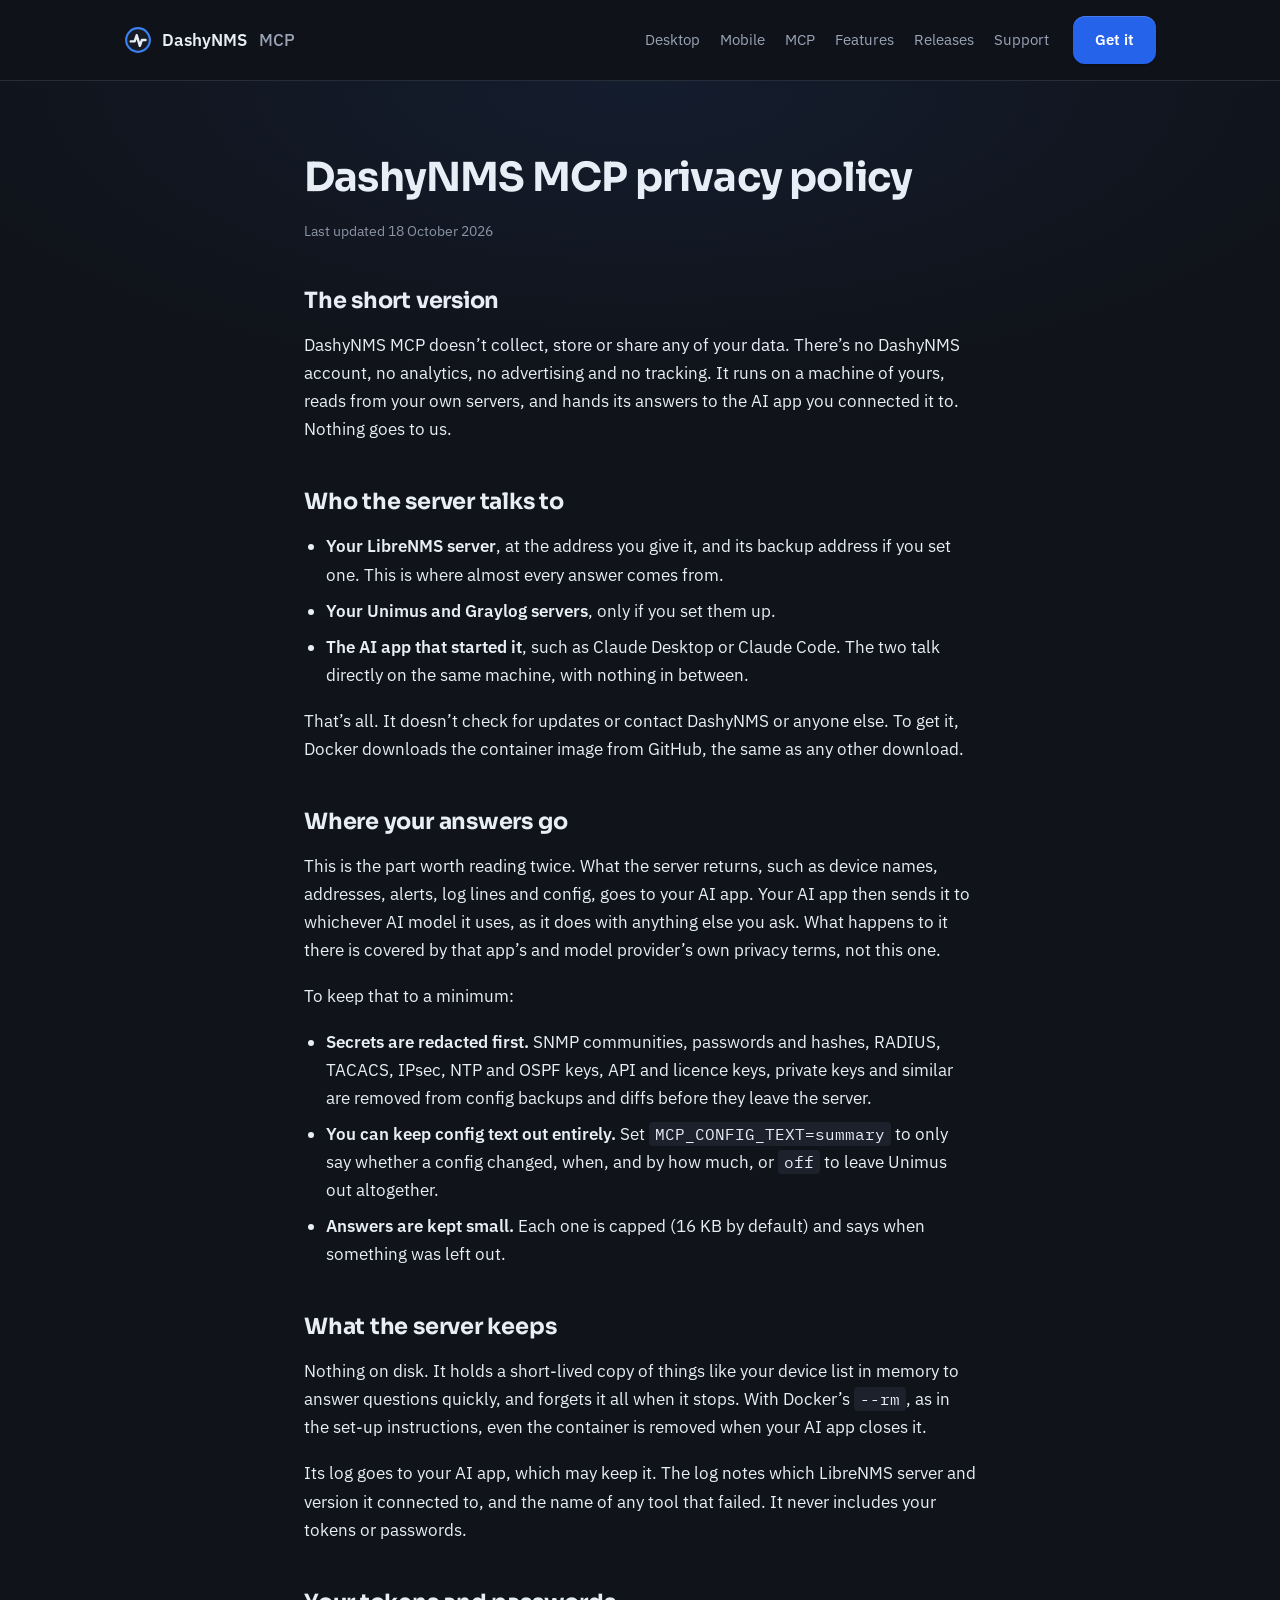
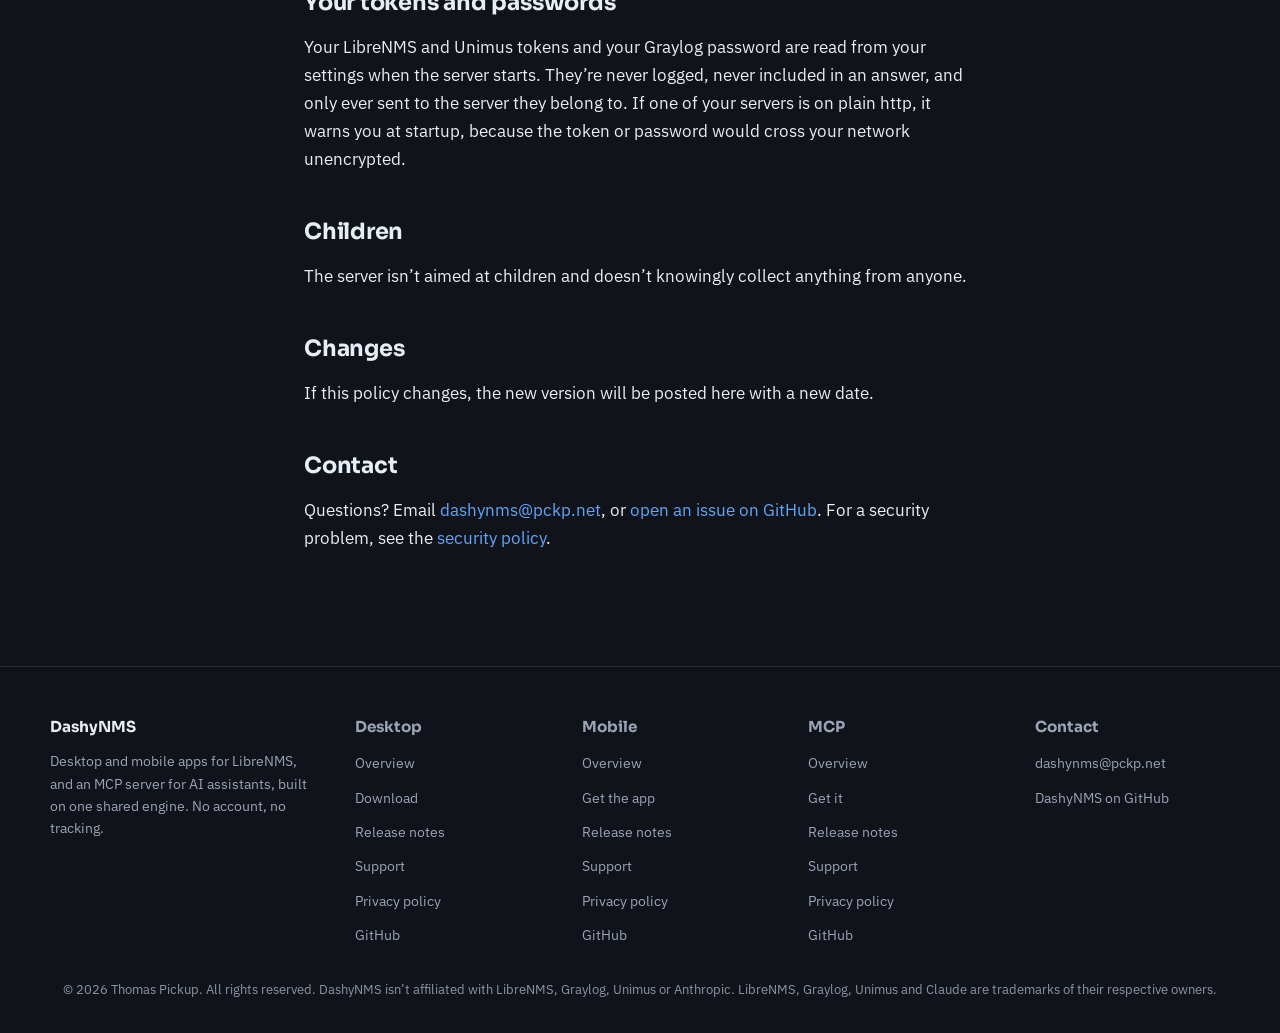
<file: mcp/privacy/index.html>
<!DOCTYPE html>
<html lang="en">
<head>
  <meta charset="UTF-8">
  <meta name="viewport" content="width=device-width, initial-scale=1.0">
  <title>Privacy policy · DashyNMS MCP</title>
  <meta name="description" content="DashyNMS MCP’s privacy policy: no account, no analytics, no tracking. It reads from your own servers, and its answers go only to the AI app you connect it to.">
  <link rel="canonical" href="https://dashynms.pckp.net/mcp/privacy/">

  <meta property="og:title" content="Privacy policy · DashyNMS MCP">
  <meta property="og:description" content="DashyNMS MCP’s privacy policy: no account, no analytics, no tracking. It reads from your own servers, and its answers go only to the AI app you connect it to.">
  <meta property="og:type" content="website">
  <meta property="og:url" content="https://dashynms.pckp.net/mcp/privacy/">
  <meta property="og:image" content="https://dashynms.pckp.net/assets/img/favicon.svg">

  <link rel="icon" type="image/svg+xml" href="/assets/img/favicon.svg">
  <link rel="stylesheet" href="/assets/css/style.css">
</head>
<body>
  <a class="skip-link" href="#main-content">Skip to content</a>

  <header>
    <div class="nav wrap">
      <a class="brand" href="/mcp/">
        <img src="/assets/img/favicon.svg" alt="">
        DashyNMS<span class="brand-suffix">MCP</span>
      </a>
      <div class="nav-right">
        <nav class="nav-links" aria-label="Main">
          <a href="/desktop/">Desktop</a>
          <a href="/mobile/">Mobile</a>
          <a href="/mcp/">MCP</a>
          <a class="nav-minor" href="/mcp/#features">Features</a>
          <a href="/mcp/releases/">Releases</a>
          <a href="/mcp/support/">Support</a>
        </nav>
        <a class="btn btn-primary" href="/mcp/#get">Get it</a>
      </div>
    </div>
  </header>

  <main id="main-content" tabindex="-1">
    <div class="text-page">
      <h1>DashyNMS MCP privacy policy</h1>
      <p class="updated">Last updated 18 October 2026</p>

      <h2>The short version</h2>
      <p>DashyNMS MCP doesn’t collect, store or share any of your data. There’s no DashyNMS account, no analytics, no advertising and no tracking. It runs on a machine of yours, reads from your own servers, and hands its answers to the AI app you connected it to. Nothing goes to us.</p>

      <h2>Who the server talks to</h2>
      <ul>
        <li><strong>Your LibreNMS server</strong>, at the address you give it, and its backup address if you set one. This is where almost every answer comes from.</li>
        <li><strong>Your Unimus and Graylog servers</strong>, only if you set them up.</li>
        <li><strong>The AI app that started it</strong>, such as Claude Desktop or Claude Code. The two talk directly on the same machine, with nothing in between.</li>
      </ul>
      <p>That’s all. It doesn’t check for updates or contact DashyNMS or anyone else. To get it, Docker downloads the container image from GitHub, the same as any other download.</p>

      <h2>Where your answers go</h2>
      <p>This is the part worth reading twice. What the server returns, such as device names, addresses, alerts, log lines and config, goes to your AI app. Your AI app then sends it to whichever AI model it uses, as it does with anything else you ask. What happens to it there is covered by that app’s and model provider’s own privacy terms, not this one.</p>
      <p>To keep that to a minimum:</p>
      <ul>
        <li><strong>Secrets are redacted first.</strong> SNMP communities, passwords and hashes, RADIUS, TACACS, IPsec, NTP and OSPF keys, API and licence keys, private keys and similar are removed from config backups and diffs before they leave the server.</li>
        <li><strong>You can keep config text out entirely.</strong> Set <code>MCP_CONFIG_TEXT=summary</code> to only say whether a config changed, when, and by how much, or <code>off</code> to leave Unimus out altogether.</li>
        <li><strong>Answers are kept small.</strong> Each one is capped (16&nbsp;KB by default) and says when something was left out.</li>
      </ul>

      <h2>What the server keeps</h2>
      <p>Nothing on disk. It holds a short-lived copy of things like your device list in memory to answer questions quickly, and forgets it all when it stops. With Docker’s <code>--rm</code>, as in the set-up instructions, even the container is removed when your AI app closes it.</p>
      <p>Its log goes to your AI app, which may keep it. The log notes which LibreNMS server and version it connected to, and the name of any tool that failed. It never includes your tokens or passwords.</p>

      <h2>Your tokens and passwords</h2>
      <p>Your LibreNMS and Unimus tokens and your Graylog password are read from your settings when the server starts. They’re never logged, never included in an answer, and only ever sent to the server they belong to. If one of your servers is on plain http, it warns you at startup, because the token or password would cross your network unencrypted.</p>

      <h2>Children</h2>
      <p>The server isn’t aimed at children and doesn’t knowingly collect anything from anyone.</p>

      <h2>Changes</h2>
      <p>If this policy changes, the new version will be posted here with a new date.</p>

      <h2>Contact</h2>
      <p>Questions? Email <a href="mailto:dashynms@pckp.net">dashynms@pckp.net</a>, or <a href="https://github.com/DashyNMS/mcp/issues">open an issue on GitHub</a>. For a security problem, see the <a href="https://github.com/DashyNMS/mcp/security/policy">security policy</a>.</p>
    </div>
  </main>

  <footer>
    <div class="cols">
      <div>
        <h4><a href="/">DashyNMS</a></h4>
        <p>Desktop and mobile apps for LibreNMS, and an MCP server for AI assistants, built on one shared engine. No account, no tracking.</p>
      </div>
      <div>
        <h4>Desktop</h4>
        <ul>
          <li><a href="/desktop/">Overview</a></li>
          <li><a href="https://github.com/DashyNMS/desktop/releases/latest">Download</a></li>
          <li><a href="/desktop/releases/">Release notes</a></li>
          <li><a href="/desktop/support/">Support</a></li>
          <li><a href="/desktop/privacy/">Privacy policy</a></li>
          <li><a href="https://github.com/DashyNMS/desktop">GitHub</a></li>
        </ul>
      </div>
      <div>
        <h4>Mobile</h4>
        <ul>
          <li><a href="/mobile/">Overview</a></li>
          <li><a href="/mobile/#get">Get the app</a></li>
          <li><a href="/mobile/releases/">Release notes</a></li>
          <li><a href="/mobile/support/">Support</a></li>
          <li><a href="/mobile/privacy/">Privacy policy</a></li>
          <li><a href="https://github.com/DashyNMS/mobile">GitHub</a></li>
        </ul>
      </div>
      <div>
        <h4>MCP</h4>
        <ul>
          <li><a href="/mcp/">Overview</a></li>
          <li><a href="/mcp/#get">Get it</a></li>
          <li><a href="/mcp/releases/">Release notes</a></li>
          <li><a href="/mcp/support/">Support</a></li>
          <li><a href="/mcp/privacy/">Privacy policy</a></li>
          <li><a href="https://github.com/DashyNMS/mcp">GitHub</a></li>
        </ul>
      </div>
      <div>
        <h4>Contact</h4>
        <ul>
          <li><a href="mailto:dashynms@pckp.net">dashynms@pckp.net</a></li>
          <li><a href="https://github.com/DashyNMS">DashyNMS on GitHub</a></li>
        </ul>
      </div>
    </div>
    <p class="footer-disclaimer">© 2026 Thomas Pickup. All rights reserved. DashyNMS isn’t affiliated with LibreNMS, Graylog, Unimus or Anthropic. LibreNMS, Graylog, Unimus and Claude are trademarks of their respective owners.</p>
  </footer>

</body>
</html>
</file>
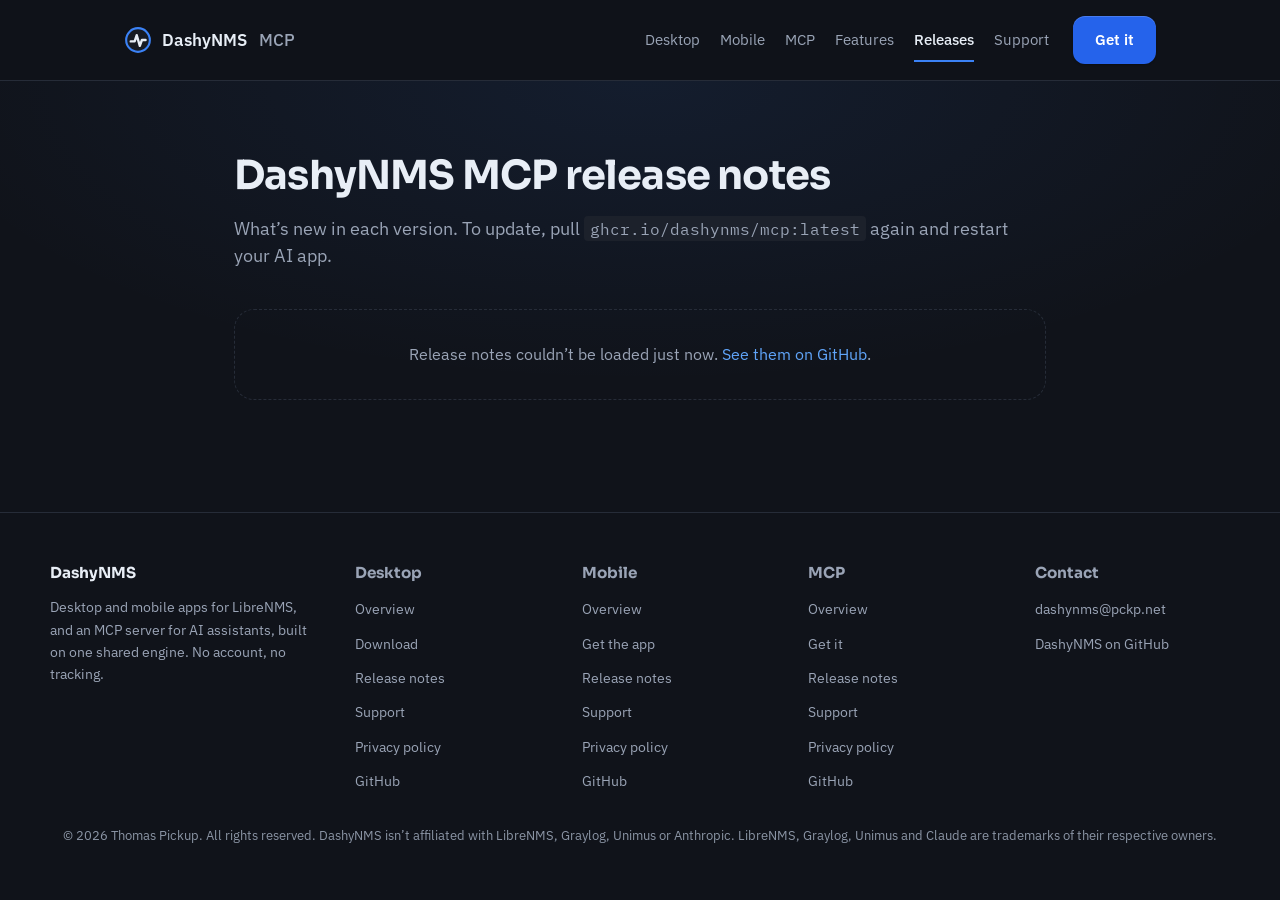
<file: mcp/releases/index.html>
<!DOCTYPE html>
<html lang="en">
<head>
  <meta charset="UTF-8">
  <meta name="viewport" content="width=device-width, initial-scale=1.0">
  <title>Release notes · DashyNMS MCP</title>
  <meta name="description" content="What’s new in each version of DashyNMS MCP, the MCP server for asking AI assistants about your LibreNMS network.">
  <link rel="canonical" href="https://dashynms.pckp.net/mcp/releases/">

  <meta property="og:title" content="Release notes · DashyNMS MCP">
  <meta property="og:description" content="What’s new in each version of DashyNMS MCP, the MCP server for asking AI assistants about your LibreNMS network.">
  <meta property="og:type" content="website">
  <meta property="og:url" content="https://dashynms.pckp.net/mcp/releases/">
  <meta property="og:image" content="https://dashynms.pckp.net/assets/img/favicon.svg">

  <link rel="icon" type="image/svg+xml" href="/assets/img/favicon.svg">
  <link rel="stylesheet" href="/assets/css/style.css">
</head>
<body>
  <a class="skip-link" href="#main-content">Skip to content</a>

  <header>
    <div class="nav wrap">
      <a class="brand" href="/mcp/">
        <img src="/assets/img/favicon.svg" alt="">
        DashyNMS<span class="brand-suffix">MCP</span>
      </a>
      <div class="nav-right">
        <nav class="nav-links" aria-label="Main">
          <a href="/desktop/">Desktop</a>
          <a href="/mobile/">Mobile</a>
          <a href="/mcp/">MCP</a>
          <a class="nav-minor" href="/mcp/#features">Features</a>
          <a href="/mcp/releases/" aria-current="page">Releases</a>
          <a href="/mcp/support/">Support</a>
        </nav>
        <a class="btn btn-primary" href="/mcp/#get">Get it</a>
      </div>
    </div>
  </header>

  <main id="main-content" tabindex="-1">
    <div class="releases-page">
      <h1>DashyNMS MCP release notes</h1>
      <p class="intro">What’s new in each version. To update, pull <code>ghcr.io/dashynms/mcp:latest</code> again and restart your AI app.</p>
      <div data-releases="DashyNMS/mcp" data-view="page">
        <p class="release-loading">Loading release notes from GitHub…</p>
      </div>
    </div>
  </main>

  <footer>
    <div class="cols">
      <div>
        <h4><a href="/">DashyNMS</a></h4>
        <p>Desktop and mobile apps for LibreNMS, and an MCP server for AI assistants, built on one shared engine. No account, no tracking.</p>
      </div>
      <div>
        <h4>Desktop</h4>
        <ul>
          <li><a href="/desktop/">Overview</a></li>
          <li><a href="https://github.com/DashyNMS/desktop/releases/latest">Download</a></li>
          <li><a href="/desktop/releases/">Release notes</a></li>
          <li><a href="/desktop/support/">Support</a></li>
          <li><a href="/desktop/privacy/">Privacy policy</a></li>
          <li><a href="https://github.com/DashyNMS/desktop">GitHub</a></li>
        </ul>
      </div>
      <div>
        <h4>Mobile</h4>
        <ul>
          <li><a href="/mobile/">Overview</a></li>
          <li><a href="/mobile/#get">Get the app</a></li>
          <li><a href="/mobile/releases/">Release notes</a></li>
          <li><a href="/mobile/support/">Support</a></li>
          <li><a href="/mobile/privacy/">Privacy policy</a></li>
          <li><a href="https://github.com/DashyNMS/mobile">GitHub</a></li>
        </ul>
      </div>
      <div>
        <h4>MCP</h4>
        <ul>
          <li><a href="/mcp/">Overview</a></li>
          <li><a href="/mcp/#get">Get it</a></li>
          <li><a href="/mcp/releases/">Release notes</a></li>
          <li><a href="/mcp/support/">Support</a></li>
          <li><a href="/mcp/privacy/">Privacy policy</a></li>
          <li><a href="https://github.com/DashyNMS/mcp">GitHub</a></li>
        </ul>
      </div>
      <div>
        <h4>Contact</h4>
        <ul>
          <li><a href="mailto:dashynms@pckp.net">dashynms@pckp.net</a></li>
          <li><a href="https://github.com/DashyNMS">DashyNMS on GitHub</a></li>
        </ul>
      </div>
    </div>
    <p class="footer-disclaimer">© 2026 Thomas Pickup. All rights reserved. DashyNMS isn’t affiliated with LibreNMS, Graylog, Unimus or Anthropic. LibreNMS, Graylog, Unimus and Claude are trademarks of their respective owners.</p>
  </footer>

  <script src="/assets/js/releases.js" defer></script>

</body>
</html>
</file>
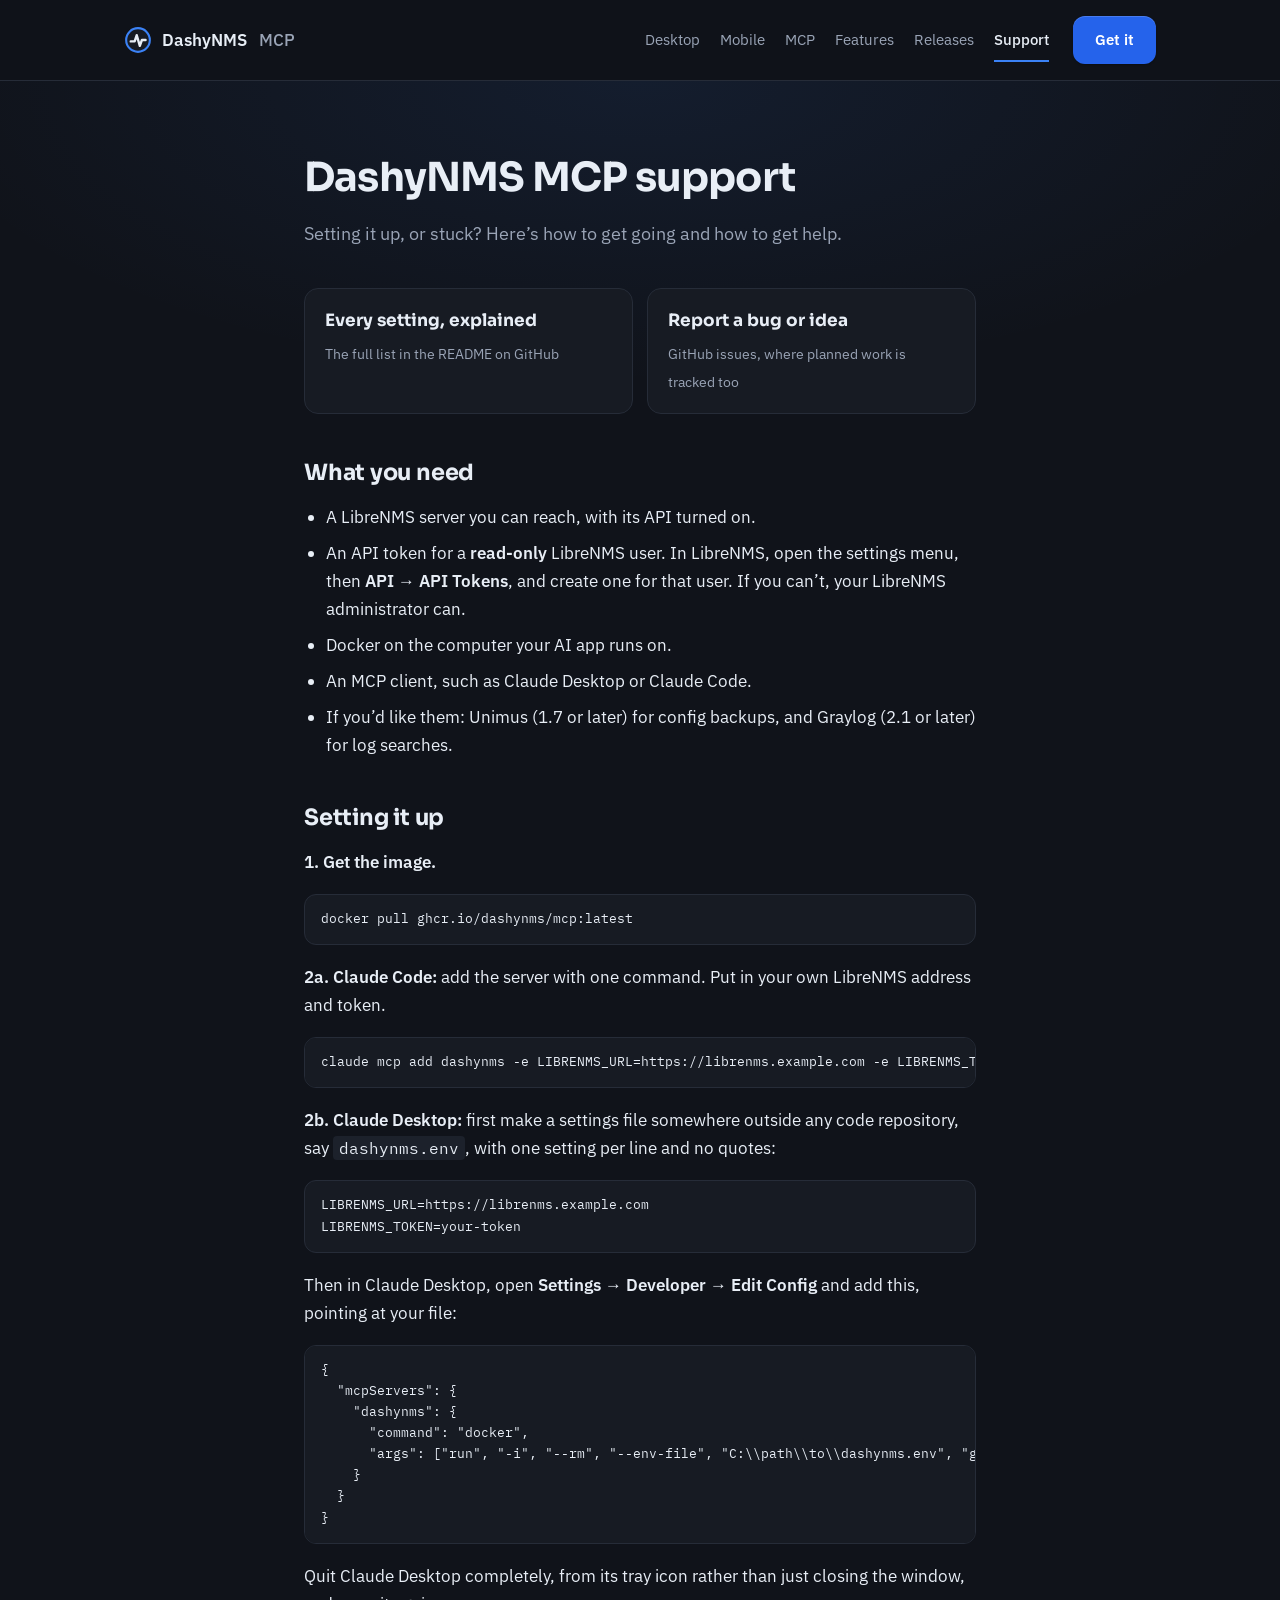
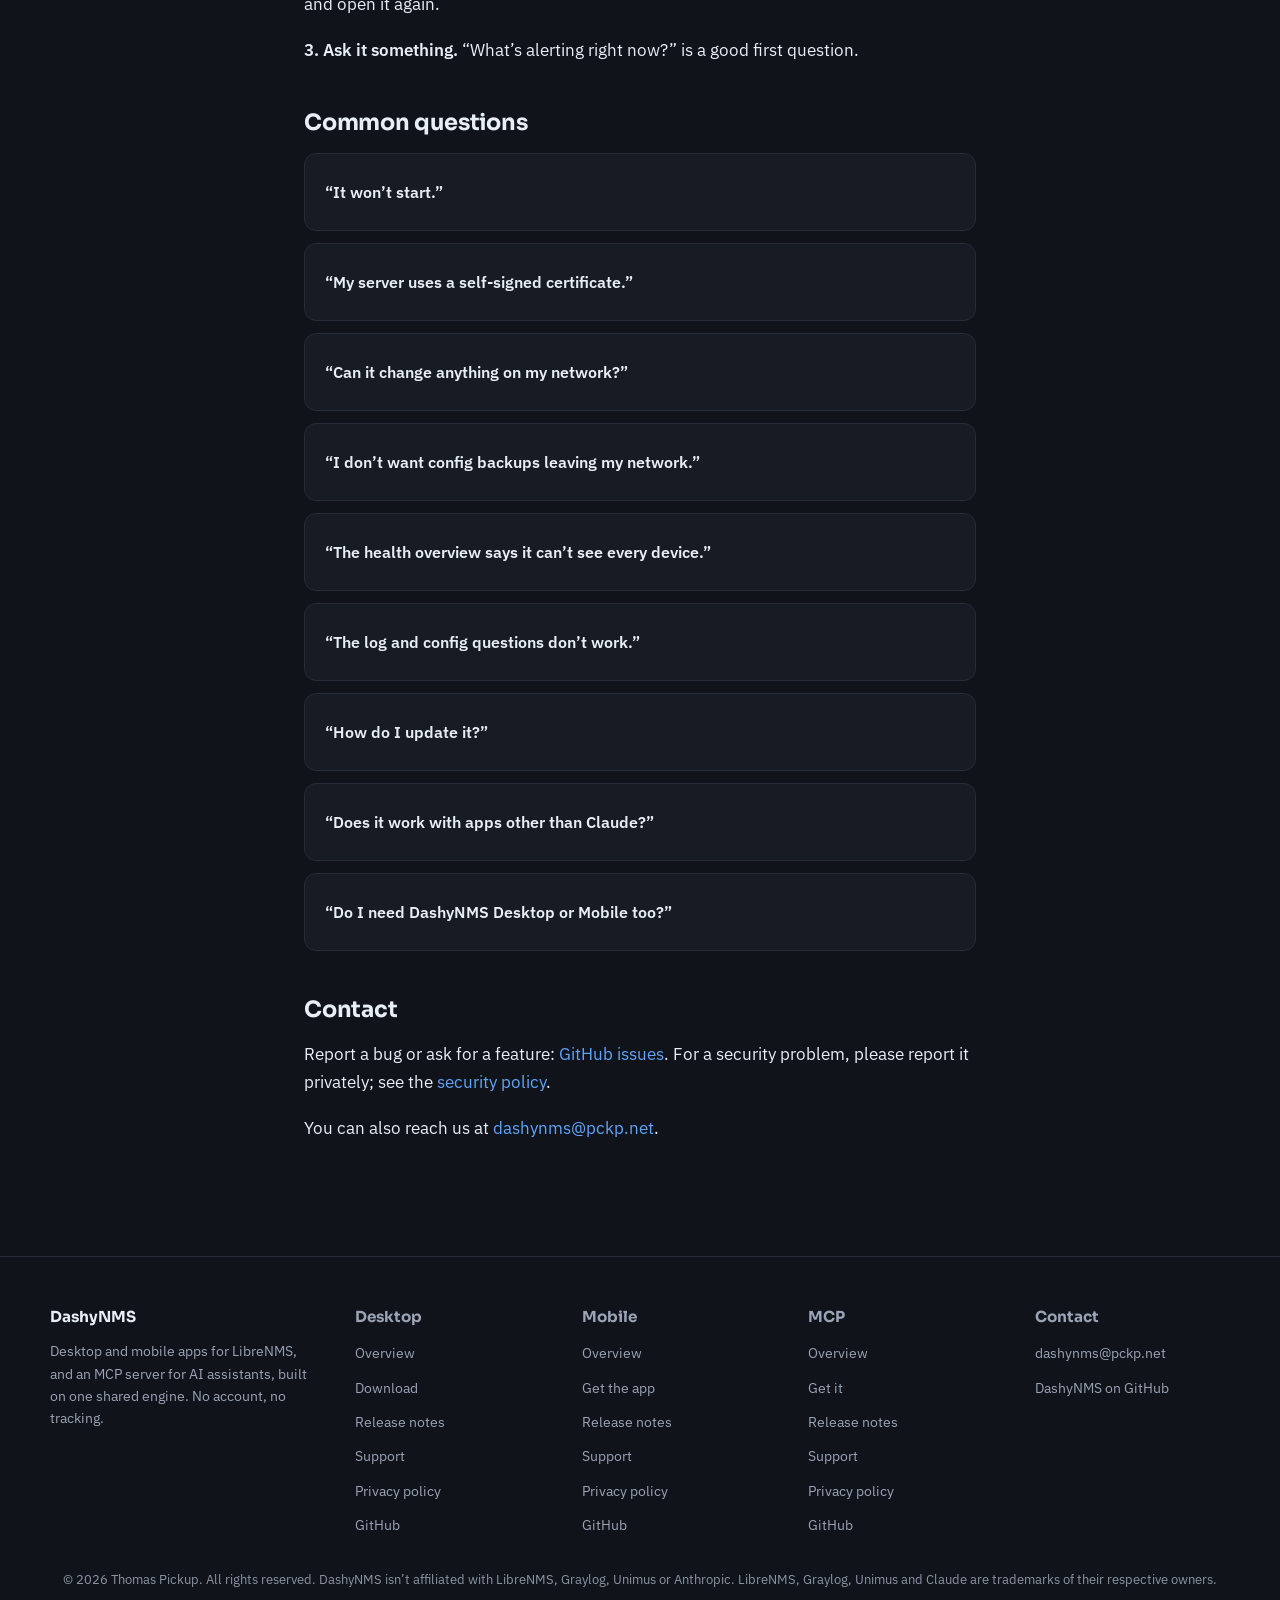
<file: mcp/support/index.html>
<!DOCTYPE html>
<html lang="en">
<head>
  <meta charset="UTF-8">
  <meta name="viewport" content="width=device-width, initial-scale=1.0">
  <title>Support · DashyNMS MCP</title>
  <meta name="description" content="Setting up DashyNMS MCP with Claude Desktop or Claude Code, answers to common questions, and how to report a bug or request a feature.">
  <link rel="canonical" href="https://dashynms.pckp.net/mcp/support/">

  <meta property="og:title" content="Support · DashyNMS MCP">
  <meta property="og:description" content="Setting up DashyNMS MCP with Claude Desktop or Claude Code, answers to common questions, and how to report a bug or request a feature.">
  <meta property="og:type" content="website">
  <meta property="og:url" content="https://dashynms.pckp.net/mcp/support/">
  <meta property="og:image" content="https://dashynms.pckp.net/assets/img/favicon.svg">

  <link rel="icon" type="image/svg+xml" href="/assets/img/favicon.svg">
  <link rel="stylesheet" href="/assets/css/style.css">
</head>
<body>
  <a class="skip-link" href="#main-content">Skip to content</a>

  <header>
    <div class="nav wrap">
      <a class="brand" href="/mcp/">
        <img src="/assets/img/favicon.svg" alt="">
        DashyNMS<span class="brand-suffix">MCP</span>
      </a>
      <div class="nav-right">
        <nav class="nav-links" aria-label="Main">
          <a href="/desktop/">Desktop</a>
          <a href="/mobile/">Mobile</a>
          <a href="/mcp/">MCP</a>
          <a class="nav-minor" href="/mcp/#features">Features</a>
          <a href="/mcp/releases/">Releases</a>
          <a href="/mcp/support/" aria-current="page">Support</a>
        </nav>
        <a class="btn btn-primary" href="/mcp/#get">Get it</a>
      </div>
    </div>
  </header>

  <main id="main-content" tabindex="-1">
    <div class="text-page">
      <h1>DashyNMS MCP support</h1>
      <p class="intro">Setting it up, or stuck? Here’s how to get going and how to get help.</p>

      <div class="support-cards">
        <a href="https://github.com/DashyNMS/mcp#settings"><strong>Every setting, explained</strong><span>The full list in the README on GitHub</span></a>
        <a href="https://github.com/DashyNMS/mcp/issues"><strong>Report a bug or idea</strong><span>GitHub issues, where planned work is tracked too</span></a>
      </div>

      <h2>What you need</h2>
      <ul>
        <li>A LibreNMS server you can reach, with its API turned on.</li>
        <li>An API token for a <strong>read-only</strong> LibreNMS user. In LibreNMS, open the settings menu, then <strong>API &rarr; API Tokens</strong>, and create one for that user. If you can’t, your LibreNMS administrator can.</li>
        <li>Docker on the computer your AI app runs on.</li>
        <li>An MCP client, such as Claude Desktop or Claude Code.</li>
        <li>If you’d like them: Unimus (1.7 or later) for config backups, and Graylog (2.1 or later) for log searches.</li>
      </ul>

      <h2>Setting it up</h2>
      <p><strong>1. Get the image.</strong></p>
      <pre><code>docker pull ghcr.io/dashynms/mcp:latest</code></pre>

      <p><strong>2a. Claude Code:</strong> add the server with one command. Put in your own LibreNMS address and token.</p>
      <pre><code>claude mcp add dashynms -e LIBRENMS_URL=https://librenms.example.com -e LIBRENMS_TOKEN=your-token -- docker run -i --rm -e LIBRENMS_URL -e LIBRENMS_TOKEN ghcr.io/dashynms/mcp:latest</code></pre>

      <p><strong>2b. Claude Desktop:</strong> first make a settings file somewhere outside any code repository, say <code>dashynms.env</code>, with one setting per line and no quotes:</p>
      <pre><code>LIBRENMS_URL=https://librenms.example.com
LIBRENMS_TOKEN=your-token</code></pre>
      <p>Then in Claude Desktop, open <strong>Settings &rarr; Developer &rarr; Edit Config</strong> and add this, pointing at your file:</p>
      <pre><code>{
  "mcpServers": {
    "dashynms": {
      "command": "docker",
      "args": ["run", "-i", "--rm", "--env-file", "C:\\path\\to\\dashynms.env", "ghcr.io/dashynms/mcp:latest"]
    }
  }
}</code></pre>
      <p>Quit Claude Desktop completely, from its tray icon rather than just closing the window, and open it again.</p>

      <p><strong>3. Ask it something.</strong> “What’s alerting right now?” is a good first question.</p>

      <h2>Common questions</h2>
      <div class="faq">
        <details>
          <summary>“It won’t start.”</summary>
          <p>When it starts, the server checks its settings and tests your LibreNMS address and token before it answers anything. If something’s wrong, it stops with one plain line explaining why. In Claude Desktop you’ll find that line under <strong>Settings &rarr; Developer</strong>.</p>
        </details>
        <details>
          <summary>“My server uses a self-signed certificate.”</summary>
          <p>The server can’t stop and ask you, so it stops and prints the certificate’s details, including its fingerprint. Check that fingerprint against your server’s own certificate, then add it to <code>LIBRENMS_TRUSTED_CERTS</code>. Only that exact certificate is trusted, so you’ll add the new one when it’s renewed.</p>
        </details>
        <details>
          <summary>“Can it change anything on my network?”</summary>
          <p>No. It has no tools that change anything. With a read-only token, LibreNMS would refuse a change even if one were asked for. Do the same for Unimus and Graylog.</p>
        </details>
        <details>
          <summary>“I don’t want config backups leaving my network.”</summary>
          <p>Secrets are redacted from backups and diffs, but what’s left is still your configuration. Set <code>MCP_CONFIG_TEXT=summary</code> to only say whether a config changed, when, and by how much, or <code>off</code> to leave Unimus out entirely.</p>
        </details>
        <details>
          <summary>“The health overview says it can’t see every device.”</summary>
          <p>LibreNMS only shares its network-wide sensor list with users who have global read access. Without it, you can still check one device at a time, or a device group or location of up to 25 devices.</p>
        </details>
        <details>
          <summary>“The log and config questions don’t work.”</summary>
          <p>Those need Graylog and Unimus connected, with <code>GRAYLOG_URL</code>, <code>GRAYLOG_USERNAME</code> and <code>GRAYLOG_PASSWORD</code>, and <code>UNIMUS_URL</code> and <code>UNIMUS_TOKEN</code>. They aren’t tested at startup, so if one can’t be reached, the answer will say so.</p>
        </details>
        <details>
          <summary>“How do I update it?”</summary>
          <p>Docker keeps using the copy it already has. Pull the image again, then restart your AI app. If you’d rather choose when to update, use a version tag such as <code>1.1</code> instead of <code>latest</code>.</p>
        </details>
        <details>
          <summary>“Does it work with apps other than Claude?”</summary>
          <p>Yes. It’s a standard MCP server, so any app that supports MCP servers over stdio can use it. The instructions above are for Claude Desktop and Claude Code because they’re the most common.</p>
        </details>
        <details>
          <summary>“Do I need DashyNMS Desktop or Mobile too?”</summary>
          <p>No. It works on its own with any LibreNMS server. <a href="/desktop/">Desktop</a> and <a href="/mobile/">Mobile</a> are there if you want alerts on your screen or your phone as well.</p>
        </details>
      </div>

      <h2>Contact</h2>
      <p>Report a bug or ask for a feature: <a href="https://github.com/DashyNMS/mcp/issues">GitHub issues</a>. For a security problem, please report it privately; see the <a href="https://github.com/DashyNMS/mcp/security/policy">security policy</a>.</p>
      <p>You can also reach us at <a href="mailto:dashynms@pckp.net">dashynms@pckp.net</a>.</p>
    </div>
  </main>

  <footer>
    <div class="cols">
      <div>
        <h4><a href="/">DashyNMS</a></h4>
        <p>Desktop and mobile apps for LibreNMS, and an MCP server for AI assistants, built on one shared engine. No account, no tracking.</p>
      </div>
      <div>
        <h4>Desktop</h4>
        <ul>
          <li><a href="/desktop/">Overview</a></li>
          <li><a href="https://github.com/DashyNMS/desktop/releases/latest">Download</a></li>
          <li><a href="/desktop/releases/">Release notes</a></li>
          <li><a href="/desktop/support/">Support</a></li>
          <li><a href="/desktop/privacy/">Privacy policy</a></li>
          <li><a href="https://github.com/DashyNMS/desktop">GitHub</a></li>
        </ul>
      </div>
      <div>
        <h4>Mobile</h4>
        <ul>
          <li><a href="/mobile/">Overview</a></li>
          <li><a href="/mobile/#get">Get the app</a></li>
          <li><a href="/mobile/releases/">Release notes</a></li>
          <li><a href="/mobile/support/">Support</a></li>
          <li><a href="/mobile/privacy/">Privacy policy</a></li>
          <li><a href="https://github.com/DashyNMS/mobile">GitHub</a></li>
        </ul>
      </div>
      <div>
        <h4>MCP</h4>
        <ul>
          <li><a href="/mcp/">Overview</a></li>
          <li><a href="/mcp/#get">Get it</a></li>
          <li><a href="/mcp/releases/">Release notes</a></li>
          <li><a href="/mcp/support/">Support</a></li>
          <li><a href="/mcp/privacy/">Privacy policy</a></li>
          <li><a href="https://github.com/DashyNMS/mcp">GitHub</a></li>
        </ul>
      </div>
      <div>
        <h4>Contact</h4>
        <ul>
          <li><a href="mailto:dashynms@pckp.net">dashynms@pckp.net</a></li>
          <li><a href="https://github.com/DashyNMS">DashyNMS on GitHub</a></li>
        </ul>
      </div>
    </div>
    <p class="footer-disclaimer">© 2026 Thomas Pickup. All rights reserved. DashyNMS isn’t affiliated with LibreNMS, Graylog, Unimus or Anthropic. LibreNMS, Graylog, Unimus and Claude are trademarks of their respective owners.</p>
  </footer>

</body>
</html>
</file>
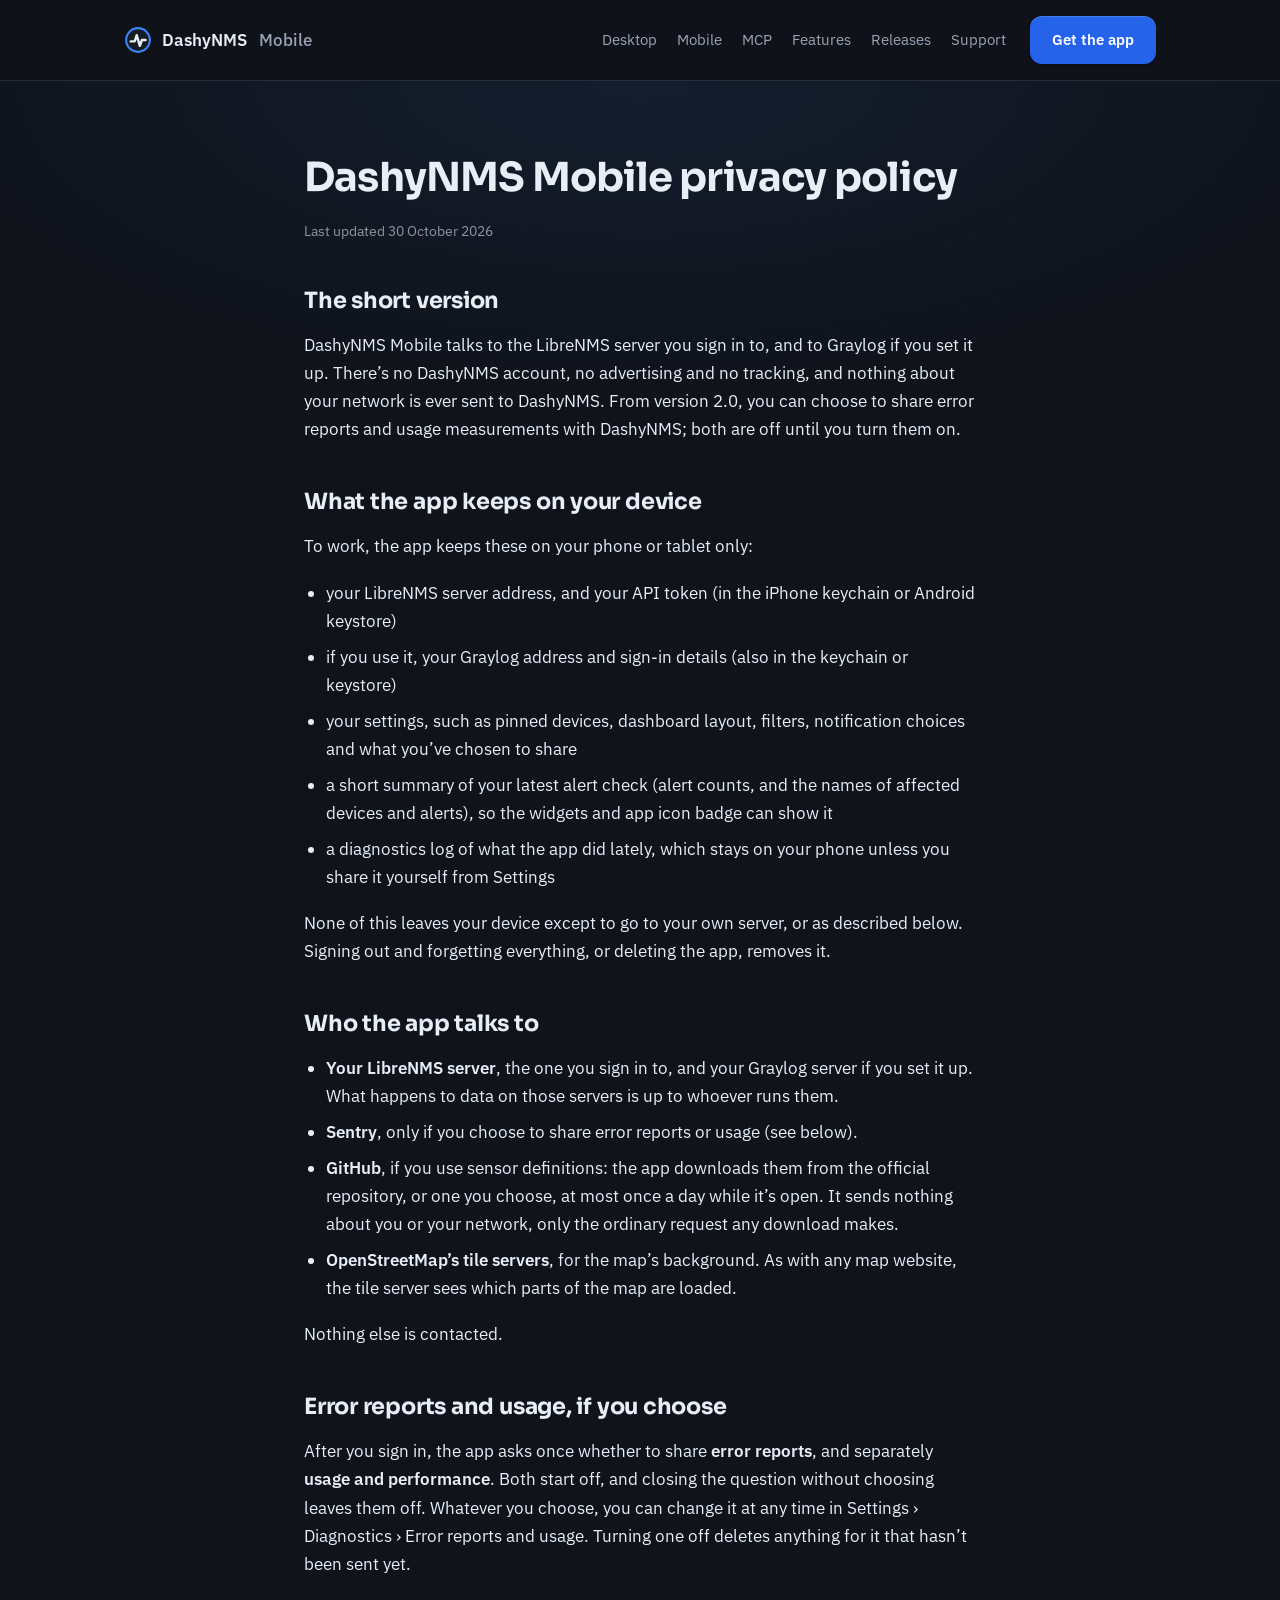
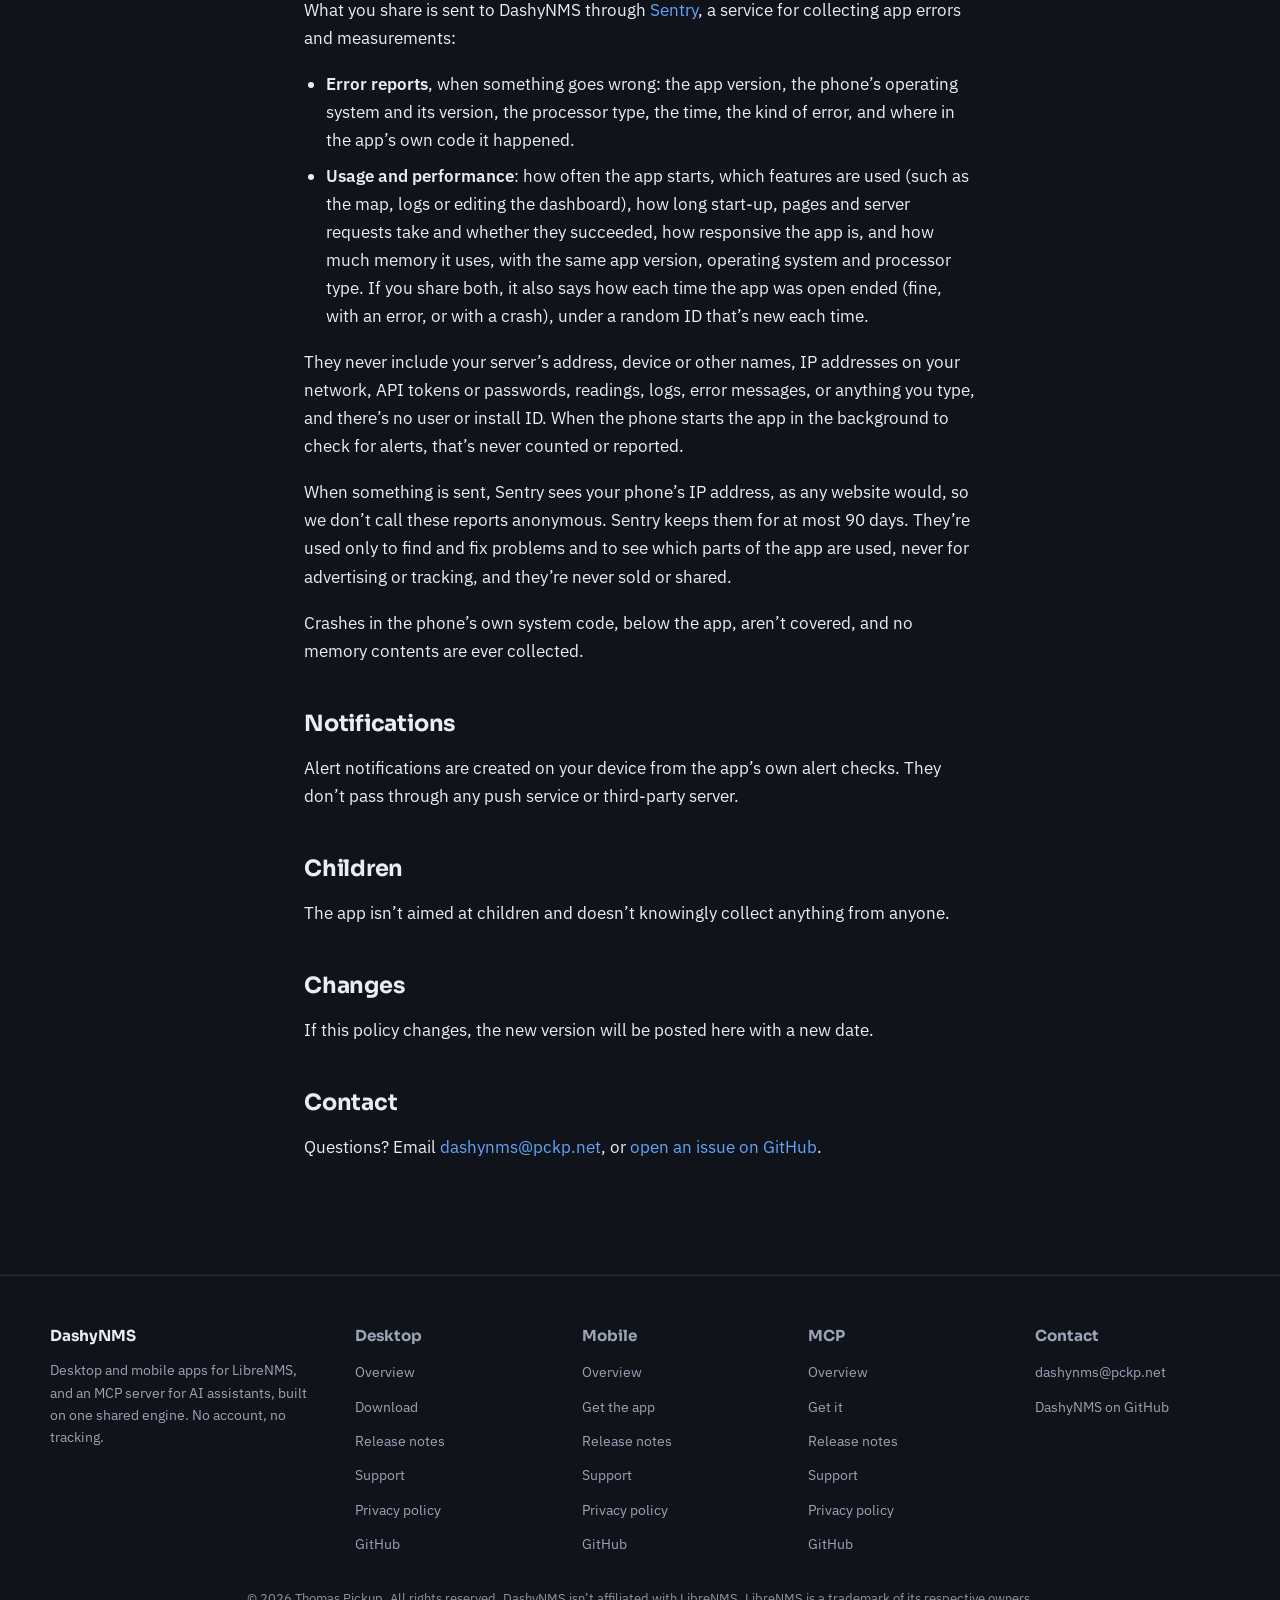
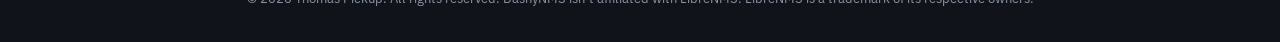
<file: mobile/privacy/index.html>
<!DOCTYPE html>
<html lang="en">
<head>
  <meta charset="UTF-8">
  <meta name="viewport" content="width=device-width, initial-scale=1.0">
  <title>Privacy policy · DashyNMS Mobile</title>
  <meta name="description" content="DashyNMS Mobile’s privacy policy: no analytics, no advertising, no tracking. The app talks only to the LibreNMS server you sign in to.">
  <link rel="canonical" href="https://dashynms.pckp.net/mobile/privacy/">

  <meta property="og:title" content="Privacy policy · DashyNMS Mobile">
  <meta property="og:description" content="DashyNMS Mobile’s privacy policy: no analytics, no advertising, no tracking. The app talks only to the LibreNMS server you sign in to.">
  <meta property="og:type" content="website">
  <meta property="og:url" content="https://dashynms.pckp.net/mobile/privacy/">
  <meta property="og:image" content="https://dashynms.pckp.net/assets/img/favicon.svg">

  <link rel="icon" type="image/svg+xml" href="/assets/img/favicon.svg">
  <link rel="stylesheet" href="/assets/css/style.css">
</head>
<body>
  <a class="skip-link" href="#main-content">Skip to content</a>

  <header>
    <div class="nav wrap">
      <a class="brand" href="/mobile/">
        <img src="/assets/img/favicon.svg" alt="">
        DashyNMS<span class="brand-suffix">Mobile</span>
      </a>
      <div class="nav-right">
        <nav class="nav-links" aria-label="Main">
          <a href="/desktop/">Desktop</a>
          <a href="/mobile/">Mobile</a>
          <a href="/mcp/">MCP</a>
          <a class="nav-minor" href="/mobile/#features">Features</a>
          <a href="/mobile/releases/">Releases</a>
          <a href="/mobile/support/">Support</a>
        </nav>
        <a class="btn btn-primary" href="/mobile/#get">Get the app</a>
      </div>
    </div>
  </header>

  <main id="main-content" tabindex="-1">
    <div class="text-page">
      <h1>DashyNMS Mobile privacy policy</h1>
      <p class="updated">Last updated 30 October 2026</p>

      <h2>The short version</h2>
      <p>DashyNMS Mobile talks to the LibreNMS server you sign in to, and to Graylog if you set it up. There’s no DashyNMS account, no advertising and no tracking, and nothing about your network is ever sent to DashyNMS. From version 2.0, you can choose to share error reports and usage measurements with DashyNMS; both are off until you turn them on.</p>

      <h2>What the app keeps on your device</h2>
      <p>To work, the app keeps these on your phone or tablet only:</p>
      <ul>
        <li>your LibreNMS server address, and your API token (in the iPhone keychain or Android keystore)</li>
        <li>if you use it, your Graylog address and sign-in details (also in the keychain or keystore)</li>
        <li>your settings, such as pinned devices, dashboard layout, filters, notification choices and what you’ve chosen to share</li>
        <li>a short summary of your latest alert check (alert counts, and the names of affected devices and alerts), so the widgets and app icon badge can show it</li>
        <li>a diagnostics log of what the app did lately, which stays on your phone unless you share it yourself from Settings</li>
      </ul>
      <p>None of this leaves your device except to go to your own server, or as described below. Signing out and forgetting everything, or deleting the app, removes it.</p>

      <h2>Who the app talks to</h2>
      <ul>
        <li><strong>Your LibreNMS server</strong>, the one you sign in to, and your Graylog server if you set it up. What happens to data on those servers is up to whoever runs them.</li>
        <li><strong>Sentry</strong>, only if you choose to share error reports or usage (see below).</li>
        <li><strong>GitHub</strong>, if you use sensor definitions: the app downloads them from the official repository, or one you choose, at most once a day while it’s open. It sends nothing about you or your network, only the ordinary request any download makes.</li>
        <li><strong>OpenStreetMap’s tile servers</strong>, for the map’s background. As with any map website, the tile server sees which parts of the map are loaded.</li>
      </ul>
      <p>Nothing else is contacted.</p>

      <h2>Error reports and usage, if you choose</h2>
      <p>After you sign in, the app asks once whether to share <strong>error reports</strong>, and separately <strong>usage and performance</strong>. Both start off, and closing the question without choosing leaves them off. Whatever you choose, you can change it at any time in Settings › Diagnostics › Error reports and usage. Turning one off deletes anything for it that hasn’t been sent yet.</p>
      <p>What you share is sent to DashyNMS through <a href="https://sentry.io/privacy/">Sentry</a>, a service for collecting app errors and measurements:</p>
      <ul>
        <li><strong>Error reports</strong>, when something goes wrong: the app version, the phone’s operating system and its version, the processor type, the time, the kind of error, and where in the app’s own code it happened.</li>
        <li><strong>Usage and performance</strong>: how often the app starts, which features are used (such as the map, logs or editing the dashboard), how long start-up, pages and server requests take and whether they succeeded, how responsive the app is, and how much memory it uses, with the same app version, operating system and processor type. If you share both, it also says how each time the app was open ended (fine, with an error, or with a crash), under a random ID that’s new each time.</li>
      </ul>
      <p>They never include your server’s address, device or other names, IP addresses on your network, API tokens or passwords, readings, logs, error messages, or anything you type, and there’s no user or install ID. When the phone starts the app in the background to check for alerts, that’s never counted or reported.</p>
      <p>When something is sent, Sentry sees your phone’s IP address, as any website would, so we don’t call these reports anonymous. Sentry keeps them for at most 90 days. They’re used only to find and fix problems and to see which parts of the app are used, never for advertising or tracking, and they’re never sold or shared.</p>
      <p>Crashes in the phone’s own system code, below the app, aren’t covered, and no memory contents are ever collected.</p>

      <h2>Notifications</h2>
      <p>Alert notifications are created on your device from the app’s own alert checks. They don’t pass through any push service or third-party server.</p>

      <h2>Children</h2>
      <p>The app isn’t aimed at children and doesn’t knowingly collect anything from anyone.</p>

      <h2>Changes</h2>
      <p>If this policy changes, the new version will be posted here with a new date.</p>

      <h2>Contact</h2>
      <p>Questions? Email <a href="mailto:dashynms@pckp.net">dashynms@pckp.net</a>, or <a href="https://github.com/DashyNMS/mobile/issues">open an issue on GitHub</a>.</p>
    </div>
  </main>

  <footer>
    <div class="cols">
      <div>
        <h4><a href="/">DashyNMS</a></h4>
        <p>Desktop and mobile apps for LibreNMS, and an MCP server for AI assistants, built on one shared engine. No account, no tracking.</p>
      </div>
      <div>
        <h4>Desktop</h4>
        <ul>
          <li><a href="/desktop/">Overview</a></li>
          <li><a href="https://github.com/DashyNMS/desktop/releases/latest">Download</a></li>
          <li><a href="/desktop/releases/">Release notes</a></li>
          <li><a href="/desktop/support/">Support</a></li>
          <li><a href="/desktop/privacy/">Privacy policy</a></li>
          <li><a href="https://github.com/DashyNMS/desktop">GitHub</a></li>
        </ul>
      </div>
      <div>
        <h4>Mobile</h4>
        <ul>
          <li><a href="/mobile/">Overview</a></li>
          <li><a href="/mobile/#get">Get the app</a></li>
          <li><a href="/mobile/releases/">Release notes</a></li>
          <li><a href="/mobile/support/">Support</a></li>
          <li><a href="/mobile/privacy/">Privacy policy</a></li>
          <li><a href="https://github.com/DashyNMS/mobile">GitHub</a></li>
        </ul>
      </div>
      <div>
        <h4>MCP</h4>
        <ul>
          <li><a href="/mcp/">Overview</a></li>
          <li><a href="/mcp/#get">Get it</a></li>
          <li><a href="/mcp/releases/">Release notes</a></li>
          <li><a href="/mcp/support/">Support</a></li>
          <li><a href="/mcp/privacy/">Privacy policy</a></li>
          <li><a href="https://github.com/DashyNMS/mcp">GitHub</a></li>
        </ul>
      </div>
      <div>
        <h4>Contact</h4>
        <ul>
          <li><a href="mailto:dashynms@pckp.net">dashynms@pckp.net</a></li>
          <li><a href="https://github.com/DashyNMS">DashyNMS on GitHub</a></li>
        </ul>
      </div>
    </div>
    <p class="footer-disclaimer">© 2026 Thomas Pickup. All rights reserved. DashyNMS isn’t affiliated with LibreNMS. LibreNMS is a trademark of its respective owners.</p>
  </footer>

</body>
</html>
</file>
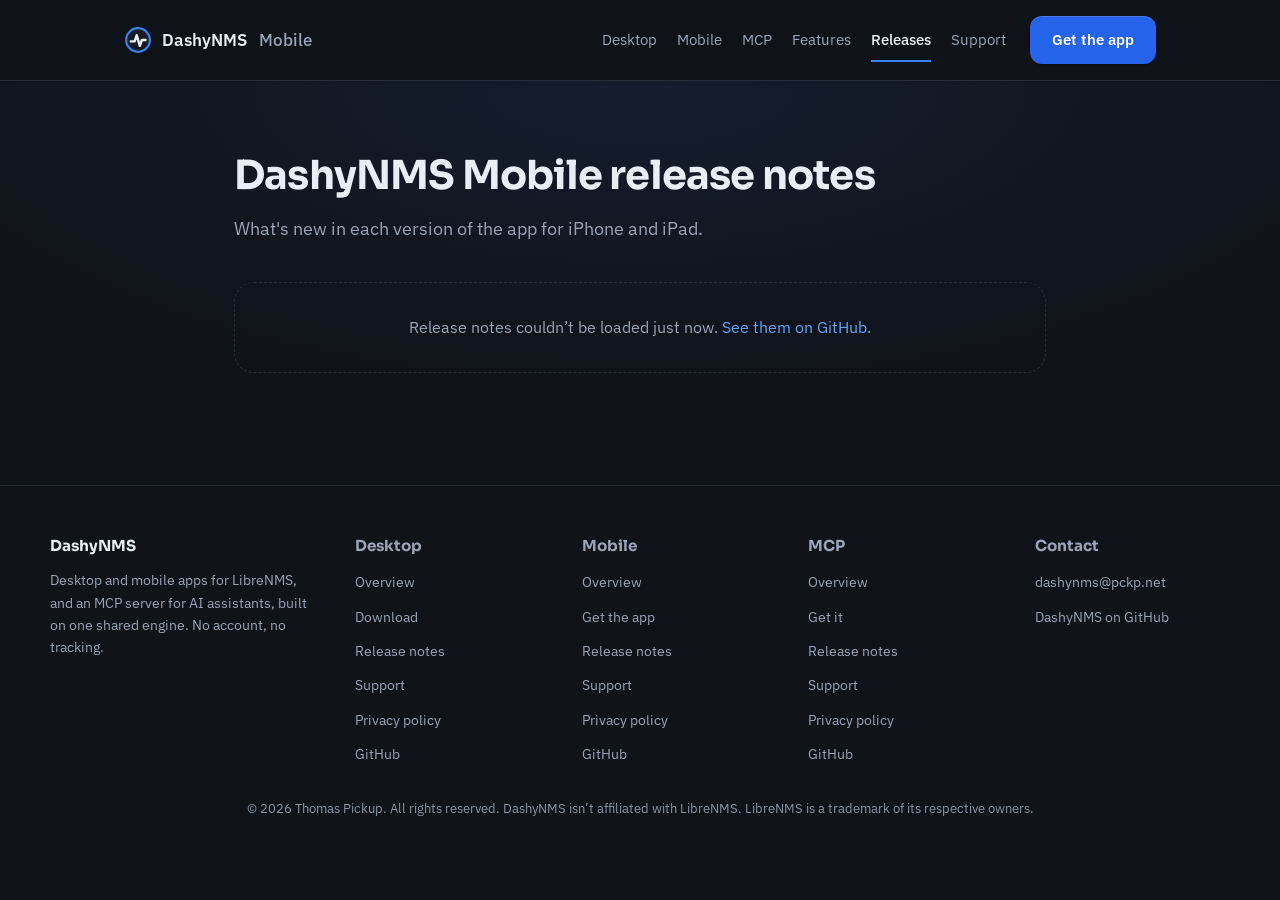
<file: mobile/releases/index.html>
<!DOCTYPE html>
<html lang="en">
<head>
  <meta charset="UTF-8">
  <meta name="viewport" content="width=device-width, initial-scale=1.0">
  <title>Release notes · DashyNMS Mobile</title>
  <meta name="description" content="What’s new in each version of DashyNMS Mobile for iPhone and iPad.">
  <link rel="canonical" href="https://dashynms.pckp.net/mobile/releases/">

  <meta property="og:title" content="Release notes · DashyNMS Mobile">
  <meta property="og:description" content="What’s new in each version of DashyNMS Mobile for iPhone and iPad.">
  <meta property="og:type" content="website">
  <meta property="og:url" content="https://dashynms.pckp.net/mobile/releases/">
  <meta property="og:image" content="https://dashynms.pckp.net/assets/img/favicon.svg">

  <link rel="icon" type="image/svg+xml" href="/assets/img/favicon.svg">
  <link rel="stylesheet" href="/assets/css/style.css">
</head>
<body>
  <a class="skip-link" href="#main-content">Skip to content</a>

  <header>
    <div class="nav wrap">
      <a class="brand" href="/mobile/">
        <img src="/assets/img/favicon.svg" alt="">
        DashyNMS<span class="brand-suffix">Mobile</span>
      </a>
      <div class="nav-right">
        <nav class="nav-links" aria-label="Main">
          <a href="/desktop/">Desktop</a>
          <a href="/mobile/">Mobile</a>
          <a href="/mcp/">MCP</a>
          <a class="nav-minor" href="/mobile/#features">Features</a>
          <a href="/mobile/releases/" aria-current="page">Releases</a>
          <a href="/mobile/support/">Support</a>
        </nav>
        <a class="btn btn-primary" href="/mobile/#get">Get the app</a>
      </div>
    </div>
  </header>

  <main id="main-content" tabindex="-1">
    <div class="releases-page">
      <h1>DashyNMS Mobile release notes</h1>
      <p class="intro">What's new in each version of the app for iPhone and iPad.</p>
      <div data-releases="DashyNMS/mobile" data-view="page">
        <p class="release-loading">Loading release notes from GitHub…</p>
      </div>
    </div>
  </main>

  <footer>
    <div class="cols">
      <div>
        <h4><a href="/">DashyNMS</a></h4>
        <p>Desktop and mobile apps for LibreNMS, and an MCP server for AI assistants, built on one shared engine. No account, no tracking.</p>
      </div>
      <div>
        <h4>Desktop</h4>
        <ul>
          <li><a href="/desktop/">Overview</a></li>
          <li><a href="https://github.com/DashyNMS/desktop/releases/latest">Download</a></li>
          <li><a href="/desktop/releases/">Release notes</a></li>
          <li><a href="/desktop/support/">Support</a></li>
          <li><a href="/desktop/privacy/">Privacy policy</a></li>
          <li><a href="https://github.com/DashyNMS/desktop">GitHub</a></li>
        </ul>
      </div>
      <div>
        <h4>Mobile</h4>
        <ul>
          <li><a href="/mobile/">Overview</a></li>
          <li><a href="/mobile/#get">Get the app</a></li>
          <li><a href="/mobile/releases/">Release notes</a></li>
          <li><a href="/mobile/support/">Support</a></li>
          <li><a href="/mobile/privacy/">Privacy policy</a></li>
          <li><a href="https://github.com/DashyNMS/mobile">GitHub</a></li>
        </ul>
      </div>
      <div>
        <h4>MCP</h4>
        <ul>
          <li><a href="/mcp/">Overview</a></li>
          <li><a href="/mcp/#get">Get it</a></li>
          <li><a href="/mcp/releases/">Release notes</a></li>
          <li><a href="/mcp/support/">Support</a></li>
          <li><a href="/mcp/privacy/">Privacy policy</a></li>
          <li><a href="https://github.com/DashyNMS/mcp">GitHub</a></li>
        </ul>
      </div>
      <div>
        <h4>Contact</h4>
        <ul>
          <li><a href="mailto:dashynms@pckp.net">dashynms@pckp.net</a></li>
          <li><a href="https://github.com/DashyNMS">DashyNMS on GitHub</a></li>
        </ul>
      </div>
    </div>
    <p class="footer-disclaimer">© 2026 Thomas Pickup. All rights reserved. DashyNMS isn’t affiliated with LibreNMS. LibreNMS is a trademark of its respective owners.</p>
  </footer>

  <script src="/assets/js/releases.js" defer></script>

</body>
</html>
</file>
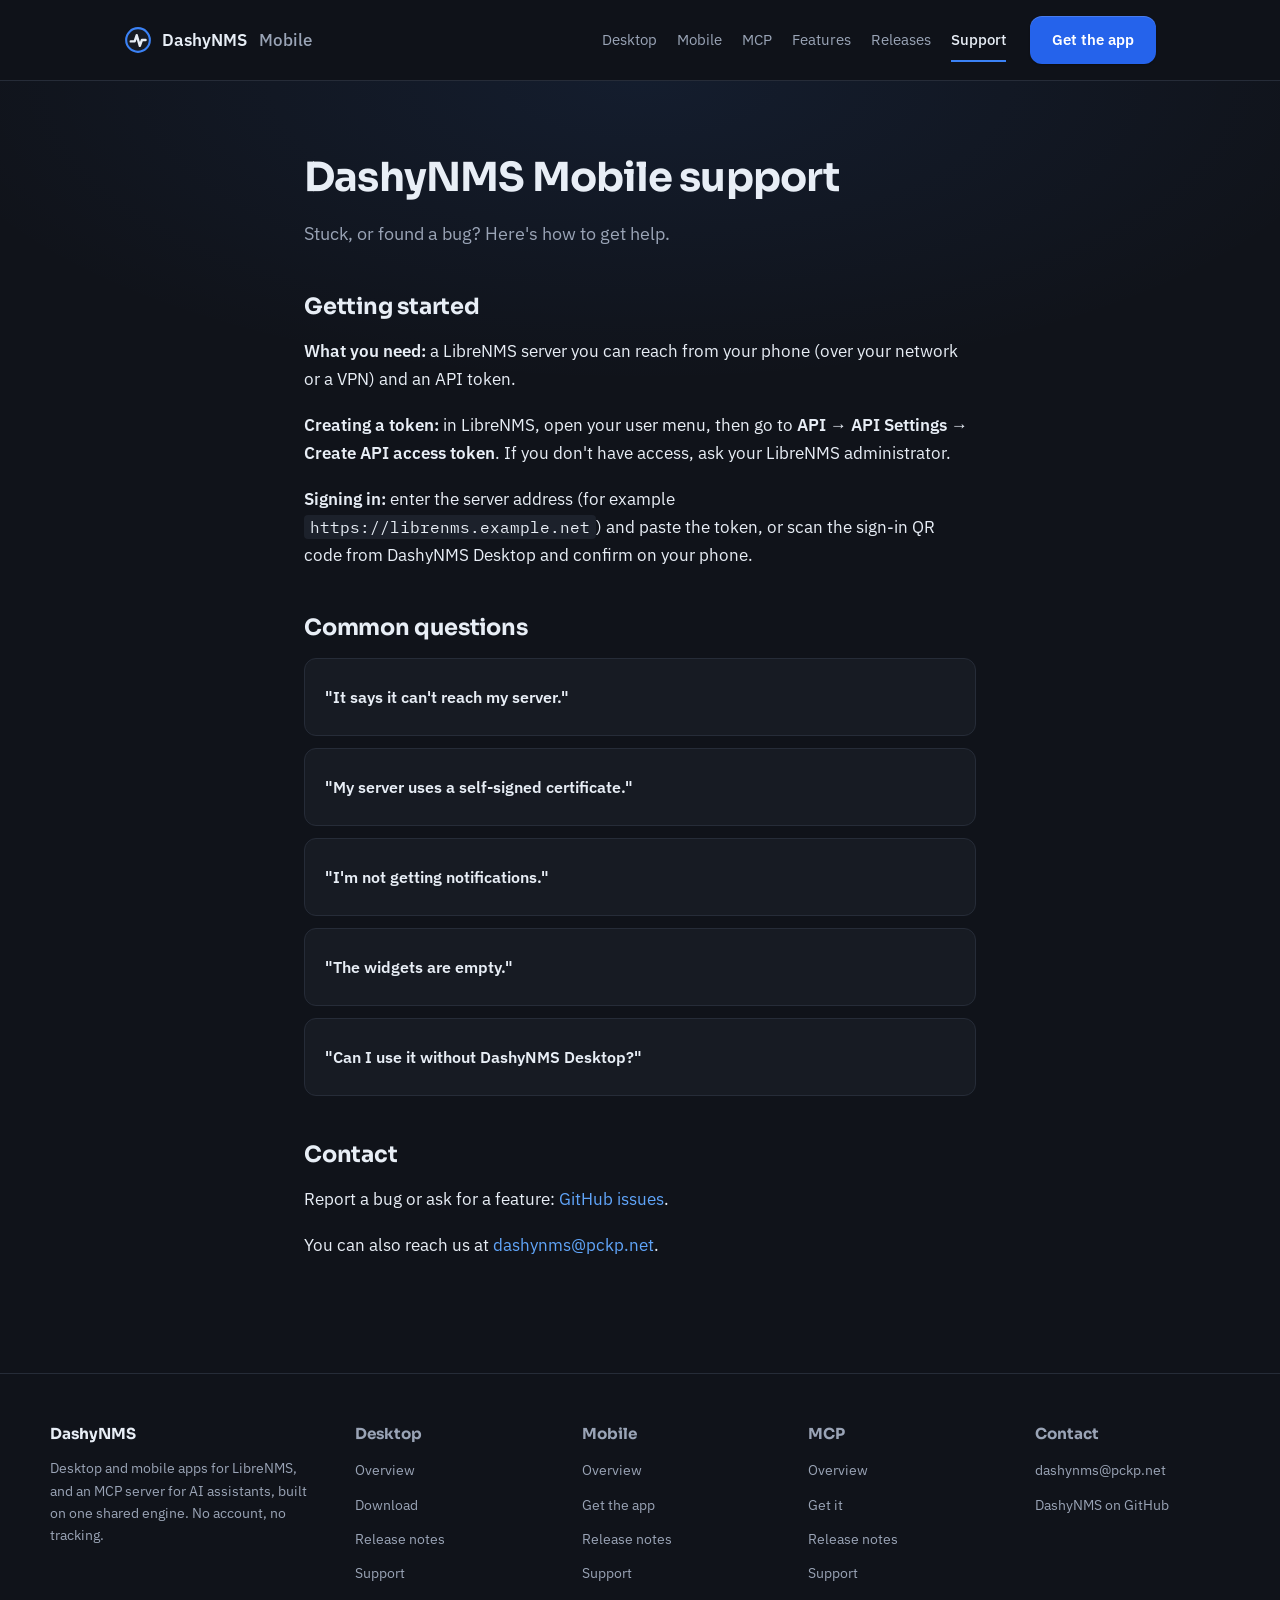
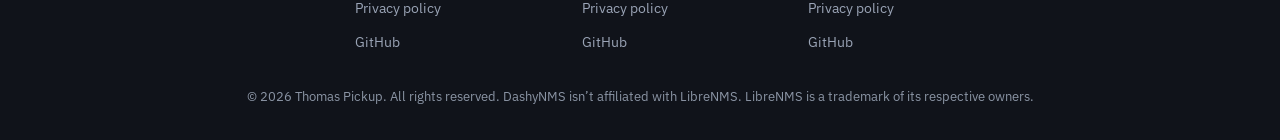
<file: mobile/support/index.html>
<!DOCTYPE html>
<html lang="en">
<head>
  <meta charset="UTF-8">
  <meta name="viewport" content="width=device-width, initial-scale=1.0">
  <title>Support · DashyNMS Mobile</title>
  <meta name="description" content="Getting started with DashyNMS Mobile, answers to common questions, and how to report a bug or request a feature.">
  <link rel="canonical" href="https://dashynms.pckp.net/mobile/support/">

  <meta property="og:title" content="Support · DashyNMS Mobile">
  <meta property="og:description" content="Getting started with DashyNMS Mobile, answers to common questions, and how to report a bug or request a feature.">
  <meta property="og:type" content="website">
  <meta property="og:url" content="https://dashynms.pckp.net/mobile/support/">
  <meta property="og:image" content="https://dashynms.pckp.net/assets/img/favicon.svg">

  <link rel="icon" type="image/svg+xml" href="/assets/img/favicon.svg">
  <link rel="stylesheet" href="/assets/css/style.css">
</head>
<body>
  <a class="skip-link" href="#main-content">Skip to content</a>

  <header>
    <div class="nav wrap">
      <a class="brand" href="/mobile/">
        <img src="/assets/img/favicon.svg" alt="">
        DashyNMS<span class="brand-suffix">Mobile</span>
      </a>
      <div class="nav-right">
        <nav class="nav-links" aria-label="Main">
          <a href="/desktop/">Desktop</a>
          <a href="/mobile/">Mobile</a>
          <a href="/mcp/">MCP</a>
          <a class="nav-minor" href="/mobile/#features">Features</a>
          <a href="/mobile/releases/">Releases</a>
          <a href="/mobile/support/" aria-current="page">Support</a>
        </nav>
        <a class="btn btn-primary" href="/mobile/#get">Get the app</a>
      </div>
    </div>
  </header>

  <main id="main-content" tabindex="-1">
    <div class="text-page">
      <h1>DashyNMS Mobile support</h1>
      <p class="intro">Stuck, or found a bug? Here's how to get help.</p>

      <h2>Getting started</h2>
      <p><strong>What you need:</strong> a LibreNMS server you can reach from your phone (over your network or a VPN) and an API token.</p>
      <p><strong>Creating a token:</strong> in LibreNMS, open your user menu, then go to <strong>API &rarr; API Settings &rarr; Create API access token</strong>. If you don't have access, ask your LibreNMS administrator.</p>
      <p><strong>Signing in:</strong> enter the server address (for example <code>https://librenms.example.net</code>) and paste the token, or scan the sign-in QR code from DashyNMS Desktop and confirm on your phone.</p>

      <h2>Common questions</h2>
      <div class="faq">
        <details>
          <summary>"It says it can't reach my server."</summary>
          <p>Check you can open the server's address in your phone's browser. If it's only reachable on your office network, connect to the VPN first.</p>
        </details>
        <details>
          <summary>"My server uses a self-signed certificate."</summary>
          <p>Turn on "Allow untrusted certificate" when signing in. Only do this for a server you run yourself.</p>
        </details>
        <details>
          <summary>"I'm not getting notifications."</summary>
          <p>Check notifications are allowed for DashyNMS in your phone's settings, and that alert notifications are on in the app's Settings. The app checks for new alerts in the background as often as your phone allows, so a notification can take a few minutes to arrive.</p>
        </details>
        <details>
          <summary>"The widgets are empty."</summary>
          <p>Open the app once after installing so it can run its first alert check.</p>
        </details>
        <details>
          <summary>"Can I use it without DashyNMS Desktop?"</summary>
          <p>Yes. The app works on its own with any LibreNMS server. <a href="/desktop/">DashyNMS Desktop</a> is there if you want it on your computer too.</p>
        </details>
      </div>

      <h2>Contact</h2>
      <p>Report a bug or ask for a feature: <a href="https://github.com/DashyNMS/mobile/issues">GitHub issues</a>.</p>
      <p>You can also reach us at <a href="mailto:dashynms@pckp.net">dashynms@pckp.net</a>.</p>
    </div>
  </main>

  <footer>
    <div class="cols">
      <div>
        <h4><a href="/">DashyNMS</a></h4>
        <p>Desktop and mobile apps for LibreNMS, and an MCP server for AI assistants, built on one shared engine. No account, no tracking.</p>
      </div>
      <div>
        <h4>Desktop</h4>
        <ul>
          <li><a href="/desktop/">Overview</a></li>
          <li><a href="https://github.com/DashyNMS/desktop/releases/latest">Download</a></li>
          <li><a href="/desktop/releases/">Release notes</a></li>
          <li><a href="/desktop/support/">Support</a></li>
          <li><a href="/desktop/privacy/">Privacy policy</a></li>
          <li><a href="https://github.com/DashyNMS/desktop">GitHub</a></li>
        </ul>
      </div>
      <div>
        <h4>Mobile</h4>
        <ul>
          <li><a href="/mobile/">Overview</a></li>
          <li><a href="/mobile/#get">Get the app</a></li>
          <li><a href="/mobile/releases/">Release notes</a></li>
          <li><a href="/mobile/support/">Support</a></li>
          <li><a href="/mobile/privacy/">Privacy policy</a></li>
          <li><a href="https://github.com/DashyNMS/mobile">GitHub</a></li>
        </ul>
      </div>
      <div>
        <h4>MCP</h4>
        <ul>
          <li><a href="/mcp/">Overview</a></li>
          <li><a href="/mcp/#get">Get it</a></li>
          <li><a href="/mcp/releases/">Release notes</a></li>
          <li><a href="/mcp/support/">Support</a></li>
          <li><a href="/mcp/privacy/">Privacy policy</a></li>
          <li><a href="https://github.com/DashyNMS/mcp">GitHub</a></li>
        </ul>
      </div>
      <div>
        <h4>Contact</h4>
        <ul>
          <li><a href="mailto:dashynms@pckp.net">dashynms@pckp.net</a></li>
          <li><a href="https://github.com/DashyNMS">DashyNMS on GitHub</a></li>
        </ul>
      </div>
    </div>
    <p class="footer-disclaimer">© 2026 Thomas Pickup. All rights reserved. DashyNMS isn’t affiliated with LibreNMS. LibreNMS is a trademark of its respective owners.</p>
  </footer>

</body>
</html>
</file>
<file: assets/css/style.css>
/* Self-hosted, SIL Open Font License. Latin subset only. */
@font-face {
  font-family: "Sora";
  font-style: normal;
  font-weight: 700;
  font-display: swap;
  src: url("../fonts/sora-700.woff2") format("woff2");
}

@font-face {
  font-family: "IBM Plex Sans";
  font-style: normal;
  font-weight: 400;
  font-display: swap;
  src: url("../fonts/ibm-plex-sans-400.woff2") format("woff2");
}

@font-face {
  font-family: "IBM Plex Sans";
  font-style: normal;
  font-weight: 500;
  font-display: swap;
  src: url("../fonts/ibm-plex-sans-500.woff2") format("woff2");
}

@font-face {
  font-family: "IBM Plex Sans";
  font-style: normal;
  font-weight: 600;
  font-display: swap;
  src: url("../fonts/ibm-plex-sans-600.woff2") format("woff2");
}

@font-face {
  font-family: "IBM Plex Mono";
  font-style: normal;
  font-weight: 400;
  font-display: swap;
  src: url("../fonts/ibm-plex-mono-400.woff2") format("woff2");
}

:root {
  --bg: #10131a;
  --bg-elevated: #171b23;
  --bg-elevated-2: #1c212b;
  --border: #262c38;
  --text: #e8eef6;
  --text-muted: #9aa4b6;
  --text-faint: #8b95a5;
  --accent: #3b82f6;
  --accent-dim: #1d4ed8;
  --accent-text: #60a5fa;
  --button: #2563eb;
  --band: #1d3b78;
  --ok: #22c55e;
  --warn: #f59e0b;
  --crit: #ef4444;

  --font-display: "Sora", -apple-system, BlinkMacSystemFont, "Segoe UI", sans-serif;
  --font-body: "IBM Plex Sans", -apple-system, BlinkMacSystemFont, "Segoe UI", sans-serif;
  --font-mono: "IBM Plex Mono", ui-monospace, Menlo, Consolas, monospace;

  --max-width: 1080px;
  --max-width-wide: 1180px;
}

* {
  box-sizing: border-box;
}

html {
  color-scheme: dark;
  scroll-behavior: smooth;
  scroll-padding-top: 96px;
}

@media (prefers-reduced-motion: reduce) {
  html {
    scroll-behavior: auto;
  }

  .btn:hover,
  .btn:active {
    transform: none;
  }
}

::selection {
  background: var(--band);
  color: var(--text);
}

body {
  margin: 0;
  background: var(--bg);
  color: var(--text);
  font-family: var(--font-body);
  line-height: 1.55;
  -webkit-font-smoothing: antialiased;
  -moz-osx-font-smoothing: grayscale;
}

main {
  background: radial-gradient(ellipse 80% 420px at 50% 0, rgba(59, 130, 246, 0.09), transparent 72%);
}

h1,
h2,
h3 {
  font-family: var(--font-display);
}

h1,
h2 {
  text-wrap: balance;
}

a {
  color: var(--accent-text);
  text-decoration: none;
  text-underline-offset: 0.2em;
}

a:hover {
  text-decoration: underline;
}

code {
  font-family: var(--font-mono);
  font-size: 0.92em;
  background: var(--bg-elevated-2);
  padding: 2px 6px;
  border-radius: 4px;
}

a:focus-visible,
button:focus-visible,
summary:focus-visible {
  outline: 2px solid var(--accent-text);
  outline-offset: 2px;
  border-radius: 4px;
}

.wrap {
  max-width: var(--max-width);
  margin: 0 auto;
  padding: 0 24px;
}

.skip-link {
  position: absolute;
  top: 8px;
  left: 24px;
  z-index: 10;
  padding: 12px 20px;
  background: var(--bg-elevated);
  border: 1px solid var(--accent-text);
  border-radius: 12px;
  transform: translateY(-200%);
}

.skip-link:focus,
.skip-link:focus-visible {
  transform: translateY(0);
}

/* Header */

header {
  position: sticky;
  top: 0;
  z-index: 20;
  background: rgba(16, 19, 26, 0.86);
  backdrop-filter: blur(14px);
  -webkit-backdrop-filter: blur(14px);
  border-bottom: 1px solid var(--border);
}

.nav {
  display: flex;
  flex-wrap: wrap;
  align-items: center;
  justify-content: space-between;
  gap: 12px 24px;
  padding: 16px 24px;
}

.brand {
  display: flex;
  flex-shrink: 0;
  align-items: center;
  gap: 10px;
  white-space: nowrap;
  font-weight: 600;
  font-size: 1.05rem;
  color: var(--text);
}

.brand:hover {
  text-decoration: none;
  color: var(--text);
}

.brand img {
  width: 28px;
  height: 28px;
}

.nav-right {
  display: flex;
  flex-wrap: wrap;
  align-items: center;
  gap: 24px;
}

.nav-links {
  display: flex;
  flex-wrap: wrap;
  gap: 8px 20px;
  align-items: center;
  font-size: 0.95rem;
}

.nav-links a {
  display: inline-flex;
  align-items: center;
  min-height: 44px;
  color: var(--text-muted);
  white-space: nowrap;
  transition: color 150ms ease;
}

.nav-links a:hover,
.nav-links a[aria-current="page"] {
  color: var(--text);
  text-decoration: none;
}

.nav-links a[aria-current="page"] {
  font-weight: 500;
  box-shadow: inset 0 -2px 0 var(--accent);
}

@media (max-width: 700px) {
  .nav {
    gap: 6px 12px;
    padding: 14px 20px;
  }

  .nav-right {
    width: 100%;
  }

  .nav-links {
    gap: 2px 12px;
    font-size: 0.875rem;
  }

  .nav-links a {
    min-height: 40px;
  }

  .nav-right .btn-primary {
    display: none;
  }
}

/* Buttons */

.btn {
  display: inline-flex;
  align-items: center;
  justify-content: center;
  gap: 8px;
  min-height: 44px;
  padding: 12px 22px;
  border-radius: 12px;
  font-weight: 600;
  font-size: 0.95rem;
  transition: background-color 150ms ease, border-color 150ms ease, transform 120ms ease, box-shadow 150ms ease;
}

.btn:hover {
  text-decoration: none;
  transform: translateY(-1px);
}

.btn:active {
  transform: translateY(0);
}

.btn-primary {
  background: var(--button);
  color: #fff;
  box-shadow: inset 0 1px 0 rgba(255, 255, 255, 0.16), 0 1px 2px rgba(0, 0, 0, 0.28);
}

.btn-primary:hover {
  background: var(--accent-dim);
  box-shadow: inset 0 1px 0 rgba(255, 255, 255, 0.14), 0 8px 20px -10px rgba(0, 0, 0, 0.6);
}

.btn-secondary {
  background: var(--bg-elevated);
  color: var(--text);
  border: 1px solid var(--border);
  box-shadow: inset 0 1px 0 rgba(255, 255, 255, 0.04);
}

.btn-secondary:hover {
  background: var(--bg-elevated-2);
  border-color: rgba(96, 165, 250, 0.45);
}

.cta-row {
  display: flex;
  gap: 14px;
  flex-wrap: wrap;
}

/* Product wordmark: "DashyNMS Desktop", "DashyNMS Mobile" */

.brand .brand-suffix {
  color: var(--text-muted);
  font-weight: 500;
  margin-left: 2px;
}

/* Split hero: copy on the left, product visual on the right */

.split-hero {
  padding: 72px 24px 96px;
  max-width: var(--max-width-wide);
  margin: 0 auto;
}

.split-hero-grid {
  display: grid;
  grid-template-columns: 1fr 1fr;
  gap: 64px;
  align-items: center;
}

.split-hero-grid.wide-visual {
  grid-template-columns: minmax(0, 5fr) minmax(0, 7fr);
  gap: 56px;
}

.split-hero h1 {
  font-size: clamp(2.5rem, 5.5vw, 4.5rem);
  line-height: 1.04;
  letter-spacing: -0.03em;
  margin: 0 0 20px;
  max-width: 480px;
}

.wide-visual h1 {
  font-size: clamp(2.5rem, 4.4vw, 3.5rem);
}

.split-hero .lead {
  font-size: 1.25rem;
  line-height: 1.55;
  color: var(--text-muted);
  margin: 0 0 32px;
  max-width: 520px;
}

.split-hero .reassurance {
  margin: 28px 0 0;
  font-size: 0.85rem;
  color: var(--text-faint);
}

.split-hero-visual {
  position: relative;
  display: flex;
  justify-content: center;
  align-items: center;
}

.split-hero-visual .mockup-frame {
  position: relative;
  z-index: 1;
  width: 100%;
}

.hero-ring {
  position: absolute;
  width: 640px;
  height: 640px;
  opacity: 0.18;
  pointer-events: none;
}

@media (max-width: 1099px) {
  .split-hero-grid,
  .split-hero-grid.wide-visual {
    grid-template-columns: 1fr;
    text-align: center;
  }

  .split-hero h1,
  .split-hero .lead {
    margin-inline: auto;
  }

  .split-hero .cta-row {
    justify-content: center;
  }

  .split-hero-visual {
    margin-top: 48px;
  }
}

@media (max-width: 699px) {
  .hero-ring {
    display: none;
  }
}

/* Product mockups */

.mockup-frame {
  border-radius: 16px;
  overflow: hidden;
  border: 1px solid rgba(255, 255, 255, 0.08);
  box-shadow: 0 36px 90px -36px rgba(0, 0, 0, 0.72);
  line-height: 0;
}

.mockup-frame img {
  display: block;
  width: 100%;
  height: auto;
}

/* Sections */

section {
  padding: 64px 24px;
}

section.section-alt {
  background: var(--bg-elevated);
  border-top: 1px solid var(--border);
  border-bottom: 1px solid var(--border);
}

section h2 {
  font-size: clamp(1.875rem, 3.4vw, 2.625rem);
  line-height: 1.1;
  letter-spacing: -0.02em;
  text-align: center;
  margin: 0 0 14px;
}

section p.lede {
  text-align: center;
  color: var(--text-muted);
  max-width: 600px;
  margin: 0 auto 48px;
  font-size: 1.075rem;
}


/* Steps */

.steps {
  max-width: var(--max-width-wide);
  margin: 0 auto;
  display: grid;
  grid-template-columns: repeat(auto-fit, minmax(220px, 1fr));
  gap: 20px;
  counter-reset: step;
}

.step {
  counter-increment: step;
  background: var(--bg);
  border: 1px solid var(--border);
  border-radius: 16px;
  padding: 28px 24px;
  text-align: left;
  box-shadow: inset 0 1px 0 rgba(255, 255, 255, 0.035);
}

.step::before {
  content: counter(step);
  display: inline-flex;
  align-items: center;
  justify-content: center;
  width: 28px;
  height: 28px;
  margin-bottom: 14px;
  border-radius: 999px;
  background: rgba(59, 130, 246, 0.14);
  border: 1px solid rgba(59, 130, 246, 0.32);
  color: var(--accent-text);
  font: 600 0.8rem var(--font-mono);
}

.step h3 {
  margin: 0 0 8px;
  font-size: 1.15rem;
}

.step p {
  margin: 0;
  color: var(--text-muted);
  font-size: 0.95rem;
}

/* Zig-zag feature rows */

.zig-section {
  padding: 72px 24px;
}

.zig {
  max-width: var(--max-width-wide);
  margin: 0 auto;
  display: grid;
  grid-template-columns: 1fr 1fr;
  gap: 56px;
  align-items: center;
}

.zig-media,
.zig-copy {
  min-width: 0;
}

.zig.reverse .zig-media {
  order: 2;
}

.zig.reverse .zig-copy {
  order: 1;
}

.zig-copy h2,
.zig-copy h3 {
  text-align: left;
  font-size: 1.625rem;
  line-height: 1.2;
  margin: 0 0 14px;
  letter-spacing: -0.01em;
}

.zig-copy p {
  color: var(--text-muted);
  font-size: 1.05rem;
  margin: 0 0 20px;
}

.zig-copy ul {
  margin: 0;
  padding: 0;
  list-style: none;
  display: grid;
  gap: 12px;
}

.zig-copy li {
  display: flex;
  gap: 10px;
  align-items: flex-start;
  font-size: 0.97rem;
}

.zig-copy li svg {
  flex: none;
  width: 18px;
  height: 18px;
  margin-top: 3px;
  color: var(--accent-text);
}

.zig-copy li span {
  color: var(--text-muted);
}

.zig-copy li strong {
  color: var(--text);
  font-weight: 600;
}

.zig-media .mockup-frame {
  box-shadow: 0 30px 70px -34px rgba(0, 0, 0, 0.55);
}

@media (max-width: 820px) {
  .zig,
  .zig.reverse {
    grid-template-columns: 1fr;
    gap: 28px;
  }

  .zig .zig-media,
  .zig.reverse .zig-media {
    order: 1;
  }

  .zig .zig-copy,
  .zig.reverse .zig-copy {
    order: 2;
  }
}

/* Feature cards */

.features {
  display: grid;
  grid-template-columns: repeat(auto-fit, minmax(260px, 1fr));
  gap: 20px;
}

.feature {
  background: var(--bg-elevated);
  border: 1px solid var(--border);
  border-radius: 16px;
  padding: 28px;
  box-shadow: inset 0 1px 0 rgba(255, 255, 255, 0.035);
}

.feature h3 {
  margin: 0 0 8px;
  font-size: 1.25rem;
  line-height: 1.25;
}

.feature p {
  margin: 0;
  color: var(--text-muted);
  font-size: 0.95rem;
}

/* Privacy panel */

.privacy-panel {
  background: var(--bg-elevated);
  border: 1px solid var(--border);
  border-radius: 20px;
  padding: 48px;
  display: grid;
  grid-template-columns: 1fr 1fr;
  gap: 48px;
  align-items: start;
  max-width: var(--max-width-wide);
  margin: 0 auto;
  box-shadow: inset 0 1px 0 rgba(255, 255, 255, 0.04);
}

.privacy-panel .privacy-intro h2 {
  text-align: left;
  margin: 0 0 12px;
}

.privacy-panel .privacy-intro p {
  color: var(--text-muted);
  margin: 0 0 20px;
}

.privacy-grid {
  display: grid;
  grid-template-columns: 1fr 1fr;
  gap: 20px;
}

.privacy-grid h3 {
  font-size: 0.98rem;
  margin: 0 0 6px;
}

.privacy-grid p {
  margin: 0;
  color: var(--text-muted);
  font-size: 0.9rem;
}

@media (max-width: 1099px) {
  .privacy-panel {
    grid-template-columns: 1fr;
  }
}

@media (max-width: 699px) {
  .privacy-panel {
    padding: 32px 24px;
  }

  .privacy-grid {
    grid-template-columns: 1fr;
  }
}

/* Shared-engine chips */

.engine-chips {
  display: flex;
  flex-direction: column;
  gap: 10px;
  max-width: 420px;
  margin: 32px auto 0;
}

.engine-chips .chip {
  padding: 14px 18px;
  border-radius: 12px;
  background: var(--bg-elevated);
  border: 1px solid var(--border);
  font-family: var(--font-mono);
  font-size: 0.9rem;
  text-align: center;
  color: var(--text-muted);
}

.engine-chips .chip-accent {
  background: rgba(59, 130, 246, 0.12);
  border-color: rgba(59, 130, 246, 0.4);
  color: var(--accent-text);
}

/* CTA band */

.cta-band {
  background: radial-gradient(ellipse 90% 100% at 50% 0%, rgba(96, 165, 250, 0.22), transparent 65%), var(--band);
  border: 1px solid rgba(96, 165, 250, 0.28);
  border-radius: 22px;
  padding: 56px 40px;
  text-align: center;
  max-width: var(--max-width-wide);
  margin: 0 auto;
  box-shadow: inset 0 1px 0 rgba(255, 255, 255, 0.12), 0 28px 64px -32px rgba(0, 0, 0, 0.65);
}

.cta-band h2 {
  margin: 0 0 12px;
}

.cta-band .release-status {
  color: rgba(232, 238, 246, 0.75);
  margin: 0 0 28px;
}

.cta-band .release-status a {
  color: var(--text);
  text-decoration: underline;
}

.cta-band .store-row {
  display: flex;
  gap: 16px;
  justify-content: center;
  align-items: center;
  flex-wrap: wrap;
}

.cta-band .coming-soon {
  color: rgba(232, 238, 246, 0.75);
  font-size: 0.9rem;
}

@media (max-width: 699px) {
  .cta-band {
    padding: 40px 24px;
  }

  .cta-band .store-row {
    flex-direction: column;
  }

  .cta-band .store-row .btn {
    width: 100%;
  }
}

/* "More of DashyNMS": the other two products, side by side */

.sibling-cards {
  display: grid;
  grid-template-columns: 1fr 1fr;
  gap: 20px;
  max-width: 880px;
  margin: 0 auto;
}

.sibling-cards .feature {
  display: flex;
  flex-direction: column;
  align-items: flex-start;
}

.sibling-cards .feature p {
  margin-bottom: 24px;
  flex: 1;
}

.sibling-cards .feature p strong {
  color: var(--text);
}

.section-alt .sibling-cards .feature {
  background: var(--bg);
}

@media (max-width: 699px) {
  .sibling-cards {
    grid-template-columns: 1fr;
  }
}

/* MCP: an example conversation, drawn in HTML */

.chat-mock {
  position: relative;
  z-index: 1;
  width: 100%;
  max-width: 440px;
  display: flex;
  flex-direction: column;
  gap: 14px;
  padding: 24px;
  border-radius: 24px;
  background: var(--bg-elevated);
  border: 1px solid var(--border);
  box-shadow: 0 40px 100px -40px rgba(0, 0, 0, 0.6);
  font-size: 0.95rem;
  line-height: 1.5;
  text-align: left;
}

.chat-bubble.you {
  align-self: flex-end;
  max-width: 85%;
  padding: 10px 16px;
  border-radius: 18px 18px 4px 18px;
  background: var(--button);
  color: #fff;
}

.chat-tool {
  align-self: flex-start;
  display: inline-flex;
  align-items: center;
  gap: 8px;
  padding: 6px 12px;
  border-radius: 999px;
  border: 1px solid var(--border);
  background: var(--bg-elevated-2);
  color: var(--text-faint);
  font-size: 0.8rem;
}

.chat-tool span {
  font-family: var(--font-mono);
  color: var(--accent-text);
}

.chat-answer p {
  margin: 0 0 10px;
  color: var(--text);
}

.chat-answer p:last-child {
  margin-bottom: 0;
}

.chat-answer ul {
  list-style: none;
  margin: 0 0 10px;
  padding: 0;
  display: grid;
  gap: 6px;
  color: var(--text-muted);
}

.chat-answer li {
  display: flex;
  align-items: center;
  gap: 8px;
}

.chat-answer li strong {
  color: var(--text);
  font-weight: 600;
}

.chat-answer .sev {
  flex: none;
  width: 8px;
  height: 8px;
  border-radius: 50%;
}

.chat-answer .sev.crit {
  background: var(--crit);
}

.chat-mock.compact {
  max-width: 400px;
  padding: 20px;
  font-size: 0.9rem;
}

/* Code to copy */

.text-page pre,
.cta-code {
  margin: 0 0 18px;
  padding: 14px 16px;
  border-radius: 12px;
  border: 1px solid var(--border);
  background: var(--bg-elevated);
  overflow-x: auto;
  font-size: 0.88rem;
  line-height: 1.5;
  text-align: left;
}

.text-page pre code,
.cta-code code {
  padding: 0;
  background: none;
  white-space: pre;
}

.cta-code {
  max-width: 520px;
  margin: 0 auto 28px;
  background: rgba(0, 0, 0, 0.25);
  border-color: rgba(255, 255, 255, 0.12);
}

/* Phone frames */
.phone-hero {
  min-height: 540px;
}

.phone-frame {
  width: 320px;
  border-radius: 48px;
  background: #05070a;
  padding: 8px;
  border: 1px solid rgba(255, 255, 255, 0.08);
  box-shadow: 0 40px 100px -30px rgba(0, 0, 0, 0.72);
  line-height: 0;
}

.phone-frame img {
  display: block;
  width: 100%;
  height: auto;
  border-radius: 40px;
}

.ipad-frame {
  width: 100%;
  border-radius: 28px;
  background: #05070a;
  padding: 12px;
  border: 1px solid rgba(255, 255, 255, 0.08);
  box-shadow: 0 40px 100px -30px rgba(0, 0, 0, 0.7);
  line-height: 0;
}

.ipad-frame img {
  display: block;
  width: 100%;
  height: auto;
  border-radius: 16px;
}

.phone-front {
  position: relative;
  z-index: 2;
}

.phone-back {
  position: absolute;
  top: 64px;
  left: -70px;
  z-index: 1;
  opacity: 0.92;
}

@media (max-width: 1099px) {
  .phone-back {
    left: -60px;
    top: 48px;
  }
}

@media (max-width: 699px) {
  .phone-back {
    display: none;
  }

  .phone-frame {
    width: 280px;
  }

  .phone-hero {
    min-height: 380px;
  }
}

/* Mobile showcase gallery */

.phone-gallery {
  display: grid;
  grid-template-columns: repeat(3, minmax(0, 1fr));
  gap: 32px;
  max-width: var(--max-width-wide);
  margin: 0 auto;
  align-items: start;
}

.phone-shot {
  margin: 0;
  display: flex;
  flex-direction: column;
  align-items: center;
  text-align: center;
}

.phone-shot .phone-frame {
  width: 100%;
  max-width: 280px;
  border-radius: 42px;
  padding: 7px;
  margin-bottom: 20px;
}

.phone-shot .phone-frame img {
  border-radius: 35px;
}

.phone-shot figcaption h3 {
  margin: 0 0 6px;
  font-size: 1.15rem;
}

.phone-shot figcaption p {
  margin: 0 auto;
  max-width: 30ch;
  color: var(--text-muted);
  font-size: 0.94rem;
}

@media (max-width: 900px) {
  .phone-gallery {
    grid-template-columns: 1fr;
    gap: 40px;
  }

  .phone-shot .phone-frame {
    max-width: 260px;
  }
}

/* Text pages: privacy, support */

.text-page {
  max-width: 720px;
  margin: 0 auto;
  padding: 64px 24px 96px;
  font-size: 1.0625rem;
  line-height: 1.65;
}

.text-page h1 {
  font-size: clamp(2rem, 4vw, 2.5rem);
  letter-spacing: -0.02em;
  margin: 0 0 8px;
}

.text-page .updated,
.text-page .intro {
  color: var(--text-muted);
  margin: 0 0 40px;
}

.text-page .updated {
  color: var(--text-faint);
  font-size: 0.9rem;
}

.text-page .intro {
  font-size: 1.1rem;
}

.text-page h2 {
  font-size: 1.4rem;
  margin: 40px 0 12px;
  letter-spacing: -0.01em;
}

.text-page p {
  margin: 0 0 18px;
}

.text-page ul {
  margin: 0 0 18px;
  padding-left: 22px;
}

.text-page li {
  margin-bottom: 8px;
}

/* Support page FAQ */

.faq {
  margin-bottom: 18px;
}

.faq details {
  border: 1px solid var(--border);
  border-radius: 12px;
  padding: 16px 20px;
  margin-bottom: 12px;
  background: var(--bg-elevated);
}

.faq summary {
  min-height: 44px;
  display: flex;
  align-items: center;
  font-weight: 600;
  cursor: pointer;
  font-size: 1rem;
}

.faq summary::-webkit-details-marker {
  display: none;
}

.faq details[open] summary {
  margin-bottom: 10px;
}

.faq p {
  margin: 0;
  color: var(--text-muted);
}

/* Home: hero */

.home-hero {
  text-align: center;
  padding: 88px 24px 48px;
  max-width: 860px;
  margin: 0 auto;
}

.home-hero h1 {
  font-size: clamp(2.5rem, 5.5vw, 4.25rem);
  line-height: 1.04;
  letter-spacing: -0.03em;
  margin: 0 0 20px;
}

.home-hero .lead {
  font-size: 1.2rem;
  line-height: 1.55;
  color: var(--text-muted);
  max-width: 620px;
  margin: 0 auto;
}

/* Home: one card per app */

.app-cards {
  display: grid;
  grid-template-columns: 1fr 1fr;
  gap: 24px;
  max-width: var(--max-width-wide);
  margin: 0 auto;
  padding: 24px 24px 88px;
}

.app-card {
  background: var(--bg-elevated);
  border: 1px solid var(--border);
  border-radius: 20px;
  overflow: hidden;
  display: flex;
  flex-direction: column;
  box-shadow: inset 0 1px 0 rgba(255, 255, 255, 0.04), 0 22px 50px -30px rgba(0, 0, 0, 0.65);
  transition: border-color 180ms ease;
}

.app-card:hover {
  border-color: rgba(96, 165, 250, 0.32);
}

.app-card-visual {
  height: 300px;
  position: relative;
  overflow: hidden;
  background: radial-gradient(ellipse at 50% 120%, rgba(59, 130, 246, 0.28), transparent 65%), var(--bg-elevated-2);
  border-bottom: 1px solid var(--border);
}

.app-card-visual .desk-shot {
  position: absolute;
  left: 32px;
  top: 36px;
  width: 175%;
  max-width: none;
  height: auto;
  border-radius: 12px;
  border: 1px solid var(--border);
  box-shadow: 0 30px 80px -30px rgba(0, 0, 0, 0.7);
}

.app-card-visual .phone-frame {
  position: absolute;
  width: 210px;
  border-radius: 34px;
  padding: 6px;
}

.app-card-visual .phone-frame img {
  border-radius: 28px;
}

.app-card-visual .phone-front {
  left: 50%;
  margin-left: -150px;
  top: 40px;
}

.app-card-visual .phone-back {
  left: 50%;
  margin-left: -20px;
  top: 72px;
}

.app-card-body {
  padding: 32px;
  display: flex;
  flex-direction: column;
  flex: 1;
}

.app-card h2 {
  text-align: left;
  font-size: 1.85rem;
  margin: 0 0 4px;
}

.app-card .platform {
  font: 500 0.84rem var(--font-mono);
  color: var(--text-faint);
  margin: 0 0 18px;
}

.app-card .desc {
  color: var(--text-muted);
  margin: 0 0 20px;
}

.app-card .desc strong {
  color: var(--text);
}

.app-card ul {
  list-style: none;
  padding: 0;
  margin: 0 0 28px;
  display: grid;
  gap: 8px;
  font-size: 0.95rem;
}

.app-card li {
  display: flex;
  gap: 10px;
}

.app-card li::before {
  content: "✓";
  color: var(--ok);
  font-weight: 700;
}

.app-card .status {
  font-size: 0.85rem;
  font-variant-numeric: tabular-nums;
  color: var(--text-faint);
  margin: 0 0 16px;
}

.app-card .status .dot {
  display: inline-block;
  width: 8px;
  height: 8px;
  border-radius: 50%;
  background: var(--ok);
  margin-right: 6px;
  vertical-align: 1px;
}

.app-card .status .dot.beta {
  background: var(--warn);
}

.app-card .cta-row {
  margin-top: auto;
}

/* A card that spans both columns: visual on the left, words on the right */
.app-card.wide {
  grid-column: 1 / -1;
  flex-direction: row;
}

.app-card.wide .app-card-visual {
  flex: 0 0 46%;
  height: auto;
  min-height: 300px;
  border-bottom: 0;
  border-right: 1px solid var(--border);
  display: flex;
  align-items: center;
  justify-content: center;
  padding: 32px;
}

@media (max-width: 900px) {
  .app-card.wide {
    flex-direction: column;
  }

  .app-card.wide .app-card-visual {
    border-right: 0;
    border-bottom: 1px solid var(--border);
  }
}

.shared-strip {
  display: grid;
  grid-template-columns: repeat(3, 1fr);
  gap: 20px;
  max-width: var(--max-width-wide);
  margin: 0 auto;
}

.shared-strip .feature h3 {
  font-size: 1.1rem;
}

@media (max-width: 900px) {
  .app-cards,
  .shared-strip {
    grid-template-columns: 1fr;
  }
}

/* Support page link cards */

.support-cards {
  display: grid;
  grid-template-columns: 1fr 1fr;
  gap: 14px;
  margin: 0 0 40px;
}

.support-cards a {
  display: block;
  padding: 18px 20px;
  border: 1px solid var(--border);
  border-radius: 14px;
  background: var(--bg-elevated);
  color: var(--text);
}

.support-cards a:hover {
  text-decoration: none;
  border-color: var(--accent);
}

.support-cards strong {
  display: block;
  font-family: var(--font-display);
  margin-bottom: 4px;
}

.support-cards span {
  color: var(--text-muted);
  font-size: 0.9rem;
}

@media (max-width: 699px) {
  .support-cards {
    grid-template-columns: 1fr;
  }
}

/* Release notes */

.releases-page {
  max-width: 860px;
  margin: 0 auto;
  padding: 64px 24px 96px;
}

.releases-page > h1 {
  font-size: clamp(2rem, 4vw, 2.5rem);
  letter-spacing: -0.02em;
  margin: 0 0 8px;
}

.releases-page > .intro {
  color: var(--text-muted);
  font-size: 1.1rem;
  margin: 0 0 40px;
}

.release-tag {
  display: inline-block;
  font: 500 0.72rem var(--font-mono);
  text-transform: uppercase;
  letter-spacing: 0.08em;
  color: var(--accent-text);
  background: rgba(59, 130, 246, 0.12);
  border: 1px solid rgba(59, 130, 246, 0.4);
  border-radius: 999px;
  padding: 3px 10px;
}

.release-tag.is-preview {
  color: var(--warn);
  background: rgba(245, 158, 11, 0.1);
  border-color: rgba(245, 158, 11, 0.4);
}

.release-date {
  color: var(--text-faint);
  font-size: 0.9rem;
  margin: 0;
}

.release-tabs {
  display: inline-flex;
  gap: 4px;
  padding: 4px;
  margin: 0 0 20px;
  border: 1px solid var(--border);
  border-radius: 12px;
  background: var(--bg-elevated);
}

.release-tabs button {
  min-height: 40px;
  padding: 0 16px;
  border: 0;
  border-radius: 8px;
  background: transparent;
  color: var(--text-muted);
  font: 500 0.95rem var(--font-body);
  cursor: pointer;
}

.release-tabs button span {
  font-family: var(--font-mono);
  font-size: 0.85rem;
}

.release-tabs button[aria-selected="true"] {
  background: var(--bg-elevated-2);
  color: var(--text);
  box-shadow: inset 0 0 0 1px var(--border);
}

.release-card {
  background: var(--bg-elevated);
  border: 1px solid var(--border);
  border-radius: 20px;
  padding: 32px;
}

.release-head {
  display: flex;
  justify-content: space-between;
  align-items: flex-end;
  gap: 24px;
  flex-wrap: wrap;
  padding-bottom: 24px;
  margin-bottom: 8px;
  border-bottom: 1px solid var(--border);
}

.release-head h2 {
  font-size: 2rem;
  letter-spacing: -0.02em;
  margin: 10px 0 4px;
}

.release-note {
  margin: 16px 0 0;
  padding: 12px 16px;
  border-radius: 10px;
  background: rgba(245, 158, 11, 0.08);
  color: var(--text-muted);
  font-size: 0.92rem;
}

/* GitHub's rendered notes */

.release-body {
  line-height: 1.65;
}

.release-body h2,
.release-body h3 {
  font-size: 1.15rem;
  margin: 28px 0 10px;
}

.release-body h3 {
  font-size: 1.02rem;
  color: var(--text-muted);
}

.release-body p,
.release-body ul {
  margin: 0 0 14px;
}

.release-body ul {
  padding-left: 22px;
}

.release-body li {
  margin-bottom: 8px;
}

.release-body li ul {
  margin: 8px 0 0;
}

.release-body li::marker {
  color: var(--text-faint);
}

.release-body hr {
  border: 0;
  border-top: 1px solid var(--border);
  margin: 24px 0;
}

.release-history-head {
  display: flex;
  justify-content: space-between;
  align-items: baseline;
  gap: 16px;
  margin: 56px 0 16px;
}

.release-history-head h2 {
  font-size: 1.4rem;
  margin: 0;
}

.release-history-head label {
  color: var(--text-muted);
  font-size: 0.92rem;
  cursor: pointer;
}

.release-history details {
  border: 1px solid var(--border);
  border-radius: 12px;
  background: var(--bg-elevated);
  margin-bottom: 10px;
}

.release-history summary {
  min-height: 52px;
  padding: 0 20px;
  display: flex;
  align-items: center;
  gap: 12px;
  cursor: pointer;
}

.release-history summary .release-date {
  margin-left: auto;
}

.release-history details > .release-body {
  padding: 4px 20px 12px;
  border-top: 1px solid var(--border);
}

.release-error,
.release-loading {
  color: var(--text-muted);
  padding: 32px;
  border: 1px dashed var(--border);
  border-radius: 20px;
  text-align: center;
}

/* "What's new" teaser on the app pages */

.whats-new {
  display: grid;
  grid-template-columns: 1fr 2fr;
  gap: 40px;
  align-items: start;
  max-width: var(--max-width-wide);
  margin: 0 auto;
  padding: 40px 48px;
  background: var(--bg-elevated);
  border: 1px solid var(--border);
  border-radius: 20px;
  box-shadow: inset 0 1px 0 rgba(255, 255, 255, 0.04);
}

.whats-new h2 {
  text-align: left;
  font-size: 2.2rem;
  margin: 12px 0 4px;
}

.whats-new .release-summary {
  color: var(--text-muted);
  margin: 16px 0 0;
}

.whats-new ul {
  margin: 0 0 24px;
  padding: 0;
  list-style: none;
  display: grid;
  grid-template-columns: repeat(2, minmax(0, 1fr));
  gap: 20px 28px;
}

.whats-new li {
  padding-left: 14px;
  border-left: 2px solid var(--accent);
}

.whats-new li strong {
  display: block;
  font-weight: 600;
  margin-bottom: 4px;
}

.whats-new li span {
  display: block;
  color: var(--text-muted);
  font-size: 0.92rem;
  line-height: 1.5;
}

.release-preview-line {
  color: var(--text-muted);
  margin: 0 0 20px;
}

.section-alt .whats-new {
  background: var(--bg);
}

@media (max-width: 699px) {
  .release-card {
    padding: 24px 20px;
  }

  .whats-new {
    grid-template-columns: 1fr;
    gap: 20px;
    padding: 32px 24px;
  }

  .whats-new ul {
    grid-template-columns: 1fr;
  }

  .release-tabs {
    display: flex;
  }

  .release-tabs button {
    flex: 1;
  }
}

/* Footer */

footer {
  border-top: 1px solid var(--border);
  padding: 48px 24px 32px;
  color: var(--text-muted);
  font-size: 0.9rem;
}

footer .cols {
  max-width: var(--max-width-wide);
  margin: 0 auto 32px;
  display: grid;
  grid-template-columns: 1.4fr repeat(4, 1fr);
  gap: 32px;
}

footer h4 {
  font-family: var(--font-display);
  margin: 0 0 12px;
  font-size: 0.95rem;
}

footer h4 a {
  color: var(--text);
}

footer .cols p {
  margin: 0;
}

footer ul {
  list-style: none;
  padding: 0;
  margin: 0;
  display: grid;
  gap: 8px;
}

footer ul a {
  display: inline-block;
  padding: 2px 0;
}

footer a {
  color: var(--text-muted);
}

footer a:hover {
  color: var(--text);
}

.footer-disclaimer {
  text-align: center;
  margin: 0;
  color: var(--text-faint);
  font-size: 0.82rem;
}

@media (max-width: 900px) {
  footer .cols {
    grid-template-columns: 1fr 1fr;
  }
}

/* Five columns get tight: the DashyNMS blurb takes its own row first. */
@media (max-width: 1100px) {
  footer .cols > div:first-child {
    grid-column: 1 / -1;
  }
}

@media (min-width: 901px) and (max-width: 1100px) {
  footer .cols {
    grid-template-columns: repeat(4, 1fr);
  }
}
</file>
